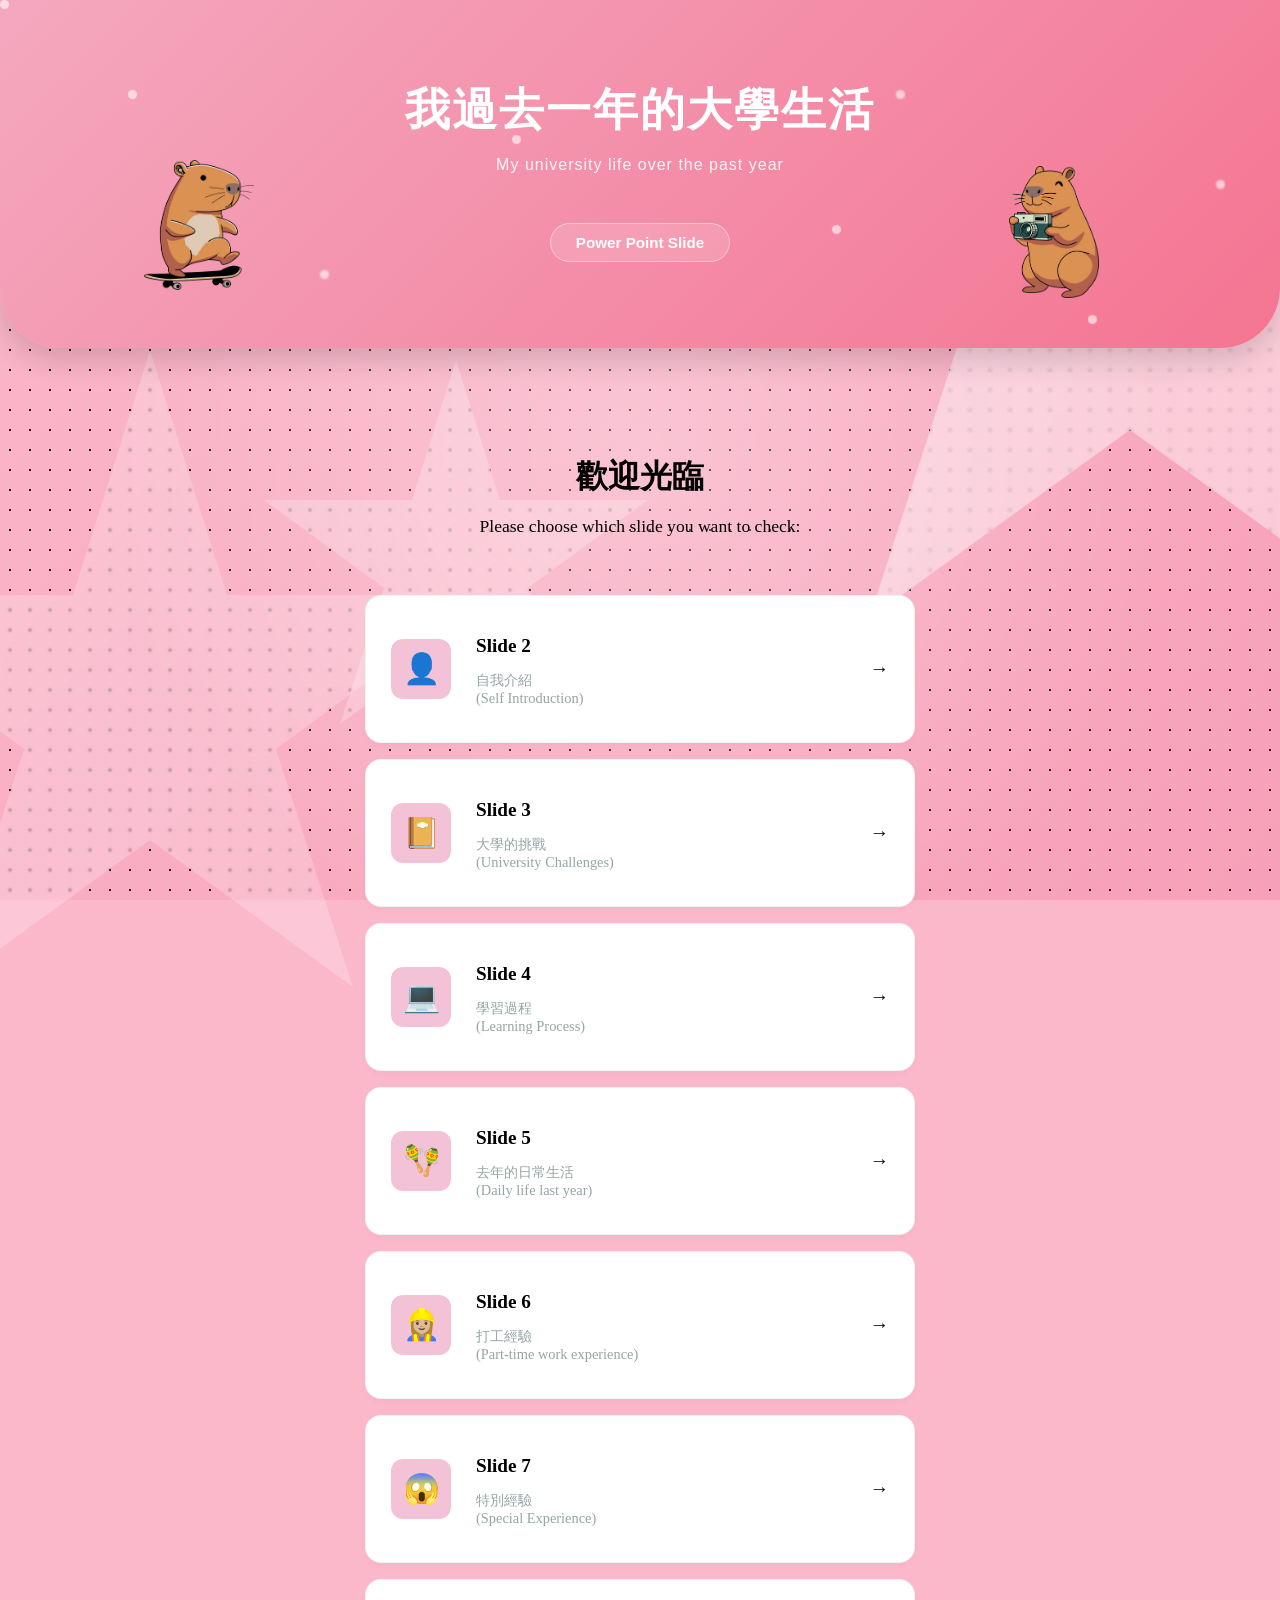
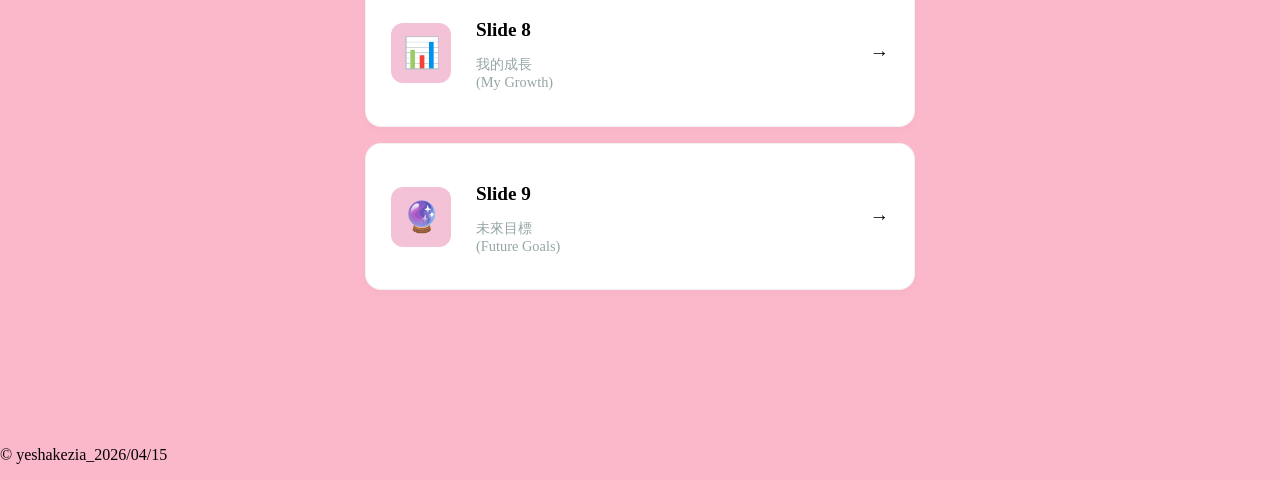
<file: index.html>
<!DOCTYPE html>
<html lang="id">
<head>
    <meta charset="UTF-8">
    <meta name="viewport" content="width=device-width, initial-scale=1.0">
    <title>My University Life</title>
    <link rel="stylesheet" href="style.css">
<header>
    <div class="header-particles"></div> <div class="decor-star star-1"></div>
    <div class="decor-star star-1"></div>
    <div class="decor-star star-2"></div>
    <div class="decor-star star-3"></div>
    
    <div class="header-content">
        <div class="header-image img-left">
            <img src="capybara1.png" alt="Capybara1">
        </div>
        
        <div class="title-area">
            <h1>我過去一年的大學生活</h1>
            <p class="subtitle">My university life over the past year</p>
        </div>

        <div class="header-image img-right">
            <img src="capybara2.png" alt="Capybara2">
        </div>
        
        <nav class="top-nav">
            <ul>
                <li><a href="https://canva.link/gpht4rv7vas6cv5" class="pp-link">Power Point Slide</a></li>
            </ul>
        </nav>
    </div>
</header>

    <main>
        <section class="hero">
            <h2>歡迎光臨</h2>
            <p>Please choose which slide you want to check:</p>
        </section>

        <section class="menu-list">
            <a href="slide2.html" class="menu-item">
                <span class="menu-icon">👤</span>
                <div class="menu-text">
                    <h3>Slide 2</h3>
                    <p>自我介紹<br>(Self Introduction)</p>
                </div>
                <span class="arrow">→</span>
            </a>

            <a href="slide3.html" class="menu-item">
                <span class="menu-icon">📔</span>
                <div class="menu-text">
                    <h3>Slide 3</h3>
                    <p>大學的挑戰<br>(University Challenges)</p>
                </div>
                <span class="arrow">→</span>
            </a>

            <a href="slide4.html" class="menu-item">
                <span class="menu-icon">💻</span>
                <div class="menu-text">
                    <h3>Slide 4</h3>
                    <p>學習過程<br>(Learning Process)</p>
                </div>
                <span class="arrow">→</span>
            </a>

            <a href="slide5.html" class="menu-item">
                <span class="menu-icon">🪇</span>
                <div class="menu-text">
                    <h3>Slide 5</h3>
                    <p>去年的日常生活<br>(Daily life last year)</p>
                </div>
                <span class="arrow">→</span>
            </a>
            <a href="slide6.html" class="menu-item">
                <span class="menu-icon">👷🏼‍♀️</span>
                <div class="menu-text">
                    <h3>Slide 6</h3>
                    <p>打工經驗<br>(Part-time work experience)</p>
                </div>
                <span class="arrow">→</span>
            </a>
            <a href="slide7.html" class="menu-item">
                <span class="menu-icon">😱</span>
                <div class="menu-text">
                    <h3>Slide 7</h3>
                    <p>特別經驗<br>(Special Experience)</p>
                </div>
                <span class="arrow">→</span>
            </a>
            <a href="slide8.html" class="menu-item">
                <span class="menu-icon">📊</span>
                <div class="menu-text">
                    <h3>Slide 8</h3>
                    <p>我的成長<br>(My Growth)</p>
                </div>
                <span class="arrow">→</span>
            </a>
             <a href="slide9.html" class="menu-item">
                <span class="menu-icon">🔮</span>
                <div class="menu-text">
                    <h3>Slide 9</h3>
                    <p>未來目標<br>(Future Goals)</p>
                </div>
                <span class="arrow">→</span>
            </a>
        </section>
    </main>

    <footer>
        <p>&copy; yeshakezia_2026/04/15</p>
    </footer>
</body>
<div class="bg-glow"></div>
</html>
</file>
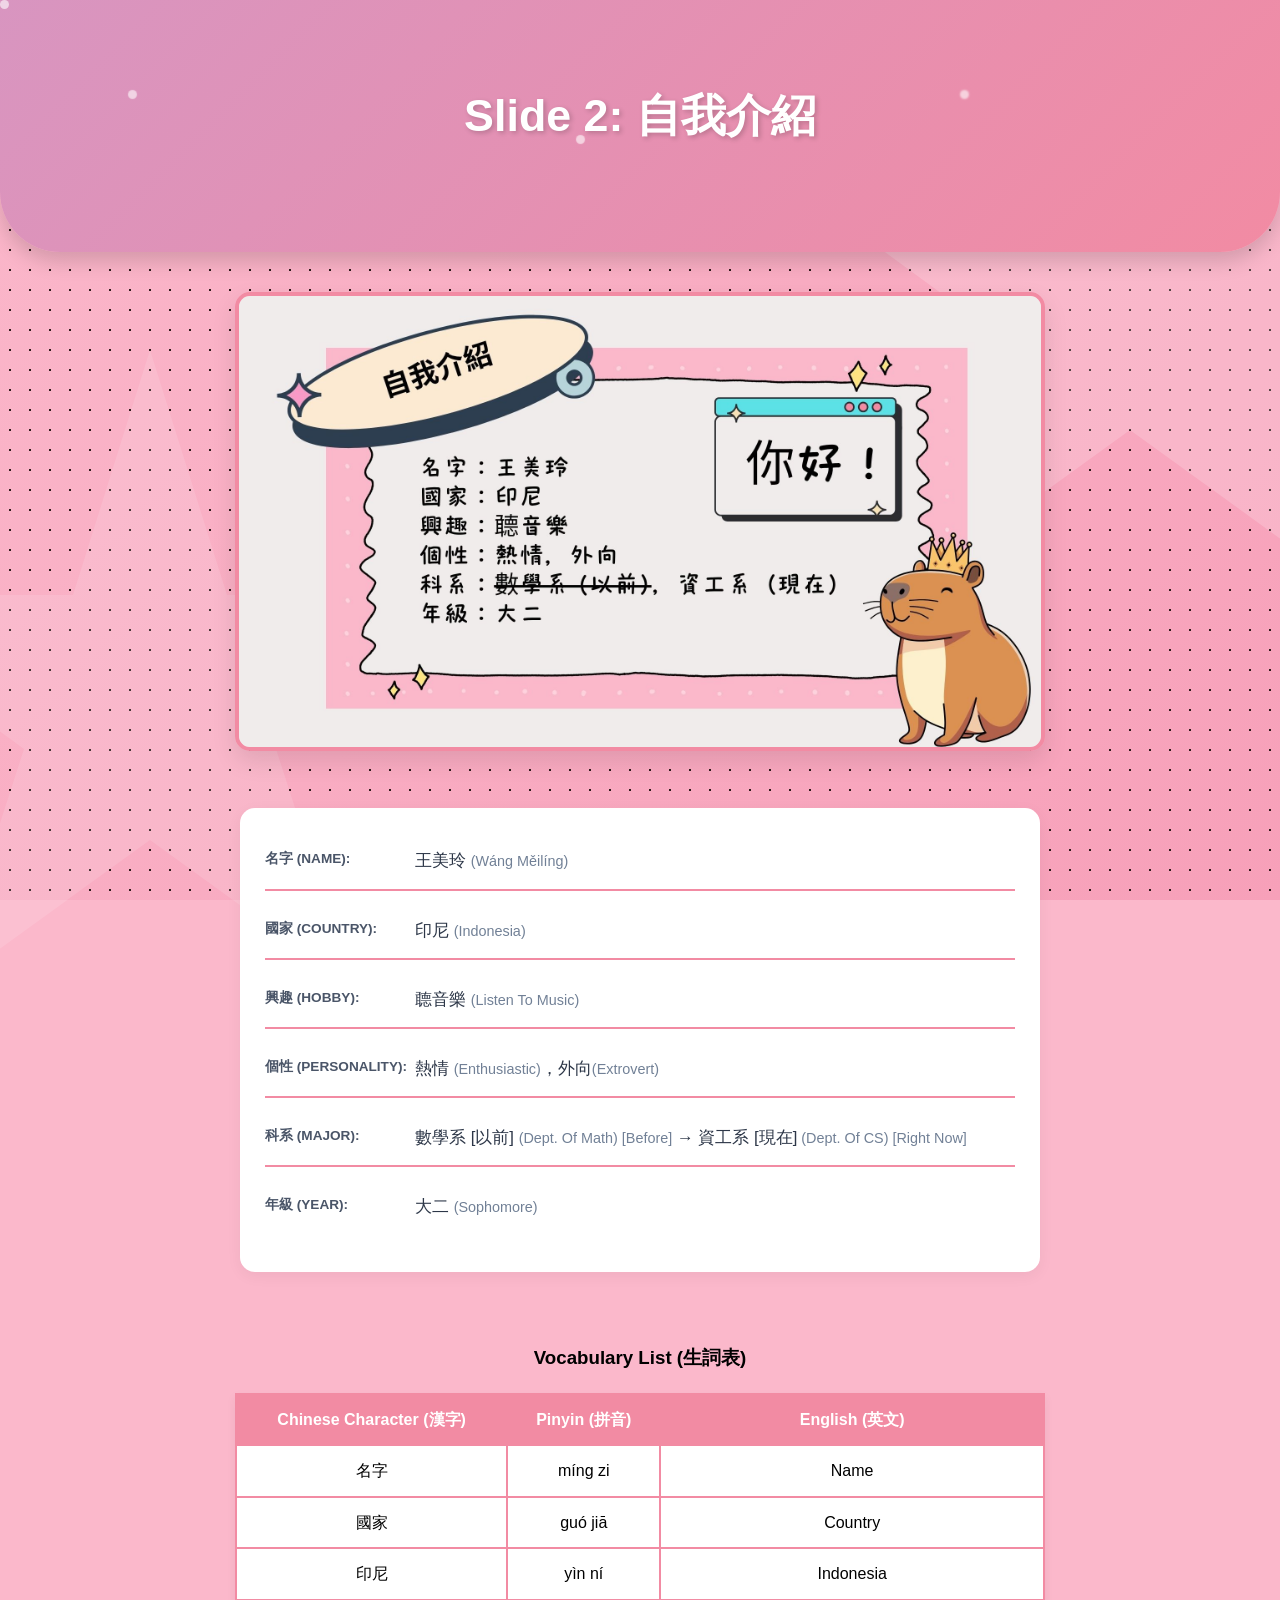
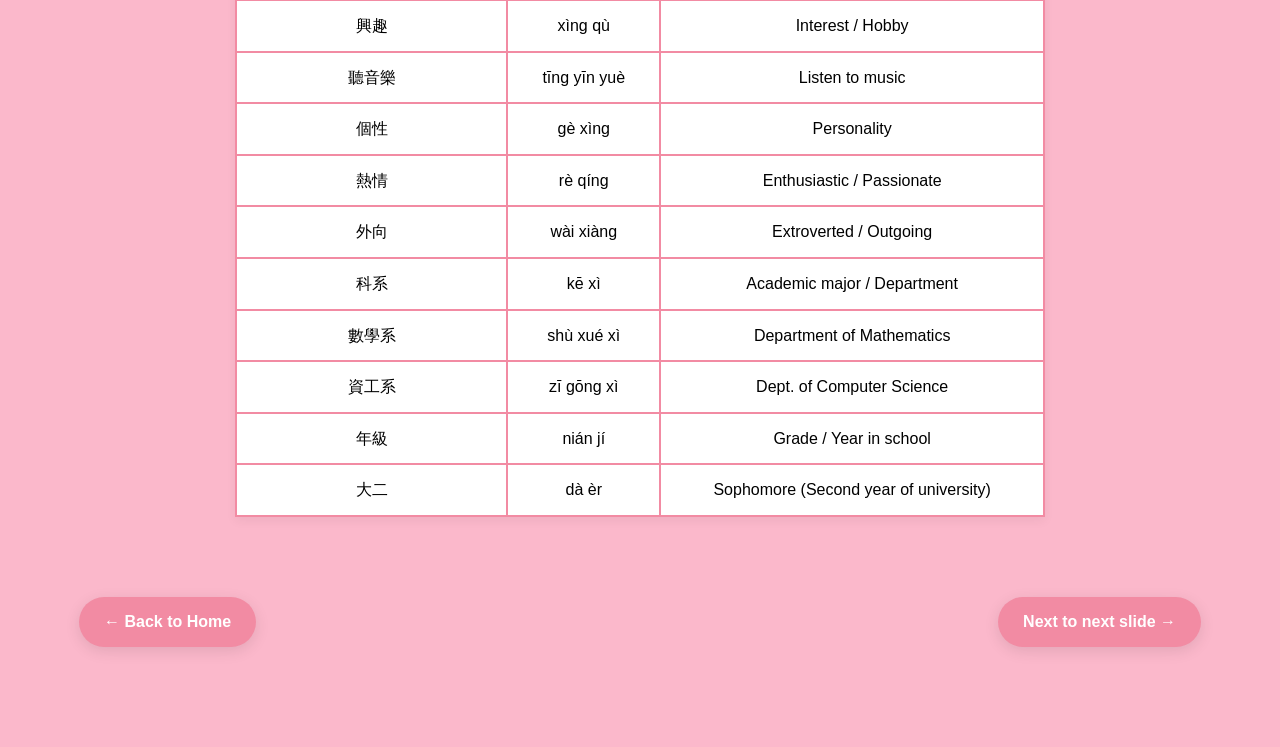
<file: slide2.html>
<!DOCTYPE html>
<html lang="id">
<head>
    <meta charset="UTF-8">
    <meta name="viewport" content="width=device-width, initial-scale=1.0">
    <title>Slide 2 Presentation</title>
    <link rel="stylesheet" href="slide2.css">
</head>
<body>

    <div class="decor-star star-1"></div>
    <div class="decor-star star-2"></div>
    <div class="decor-star star-3"></div>

    <header>
        <div class="header-particles"></div>
        
        <div class="header-content">
        <h1>Slide 2: 自我介紹</h1>
    </header>

    <main class="profile-container">
        <section class="photo-section">
            <img src="Slide 2.jpg" alt="Foto Profil" class="profile-img">
        </section>

        <section class="text-section">
    <div class="profile-card-info">
        <div class="info-item">
            <span class="label">名字 (Name):</span>
            <span class="value">王美玲 <small>(Wáng Měilíng)</small></span>
        </div>
        <div class="info-item">
            <span class="label">國家 (Country):</span>
            <span class="value">印尼 <small>(Indonesia)</small></span>
        </div>
        <div class="info-item">
            <span class="label">興趣 (Hobby):</span>
            <span class="value">聼音樂 <small>(Listen To Music)</small></span>
        </div>
        <div class="info-item">
            <span class="label">個性 (Personality):</span>
            <span class="value">熱情 <small>(Enthusiastic)</small>，外向<small>(Extrovert)</small></span>
        </div>
        <div class="info-item">
            <span class="label">科系 (Major):</span>
            <span class="value">數學系 [以前] <small>(Dept. Of Math) [Before]</small> → 資工系 [現在]<small> (Dept. Of CS) [Right Now]</small></span>
        </div>
        <div class="info-item">
            <span class="label">年級 (Year):</span>
            <span class="value">大二 <small>(Sophomore)</small></span>
        </div>
    </div>
</section>
<br>
<br>
        <section class="table-section">
            <h3>Vocabulary List (生詞表)</h3>
            <table class="vocab-table">
                <thead>
                    <tr>
                        <th>Chinese Character (漢字)</th>
                        <th>Pinyin (拼音)</th>
                        <th>English (英文)</th>
                    </tr>
                </thead>
                <tbody>
                    <tr>
                        <td>名字</td>
                        <td>míng zi</td>
                        <td>Name</td>
                    </tr>
                    <tr>
                        <td>國家</td>
                        <td>guó jiā</td>
                        <td>Country</td>
                    </tr>
                    <tr>
                        <td>印尼</td>
                        <td>yìn ní</td>
                        <td>Indonesia</td>
                    </tr>
                    <tr>
                        <td>興趣</td>
                        <td>xìng qù</td>
                        <td>Interest / Hobby</td>
                    </tr>
                    <tr>
                        <td>聽音樂</td>
                        <td>tīng yīn yuè</td>
                        <td>Listen to music</td>
                    </tr>
                    <tr>
                        <td>個性</td>
                        <td>gè xìng</td>
                        <td>Personality</td>
                    </tr>
                    <tr>
                        <td>熱情</td>
                        <td>rè qíng</td>
                        <td>Enthusiastic / Passionate</td>
                    </tr>
                    <tr>
                        <td>外向</td>
                        <td>wài xiàng</td>
                        <td>Extroverted / Outgoing</td>
                    </tr>
                    <tr>
                        <td>科系</td>
                        <td>kē xì</td>
                        <td>Academic major / Department</td>
                    </tr>
                    <tr>
                        <td>數學系</td>
                        <td>shù xué xì</td>
                        <td>Department of Mathematics</td>
                    </tr>
                    <tr>
                        <td>資工系</td>
                        <td>zī gōng xì</td>
                        <td>Dept. of Computer Science</td>
                    </tr>
                    <tr>
                        <td>年級</td>
                        <td>nián jí</td>
                        <td>Grade / Year in school</td>
                    </tr>
                    <tr>
                        <td>大二</td>
                        <td>dà èr</td>
                        <td>Sophomore (Second year of university)</td>
                    </tr>
                </tbody>
            </table>
        </section>
    </main>

    <nav class="back-nav">
        <ul>
            <li><a href="index.html">← Back to Home</a></li>
            <li><a href="slide3.html" class="btn-next">Next to next slide →</a></li>
        </ul>
    </nav>

</body>
</html>
</file>
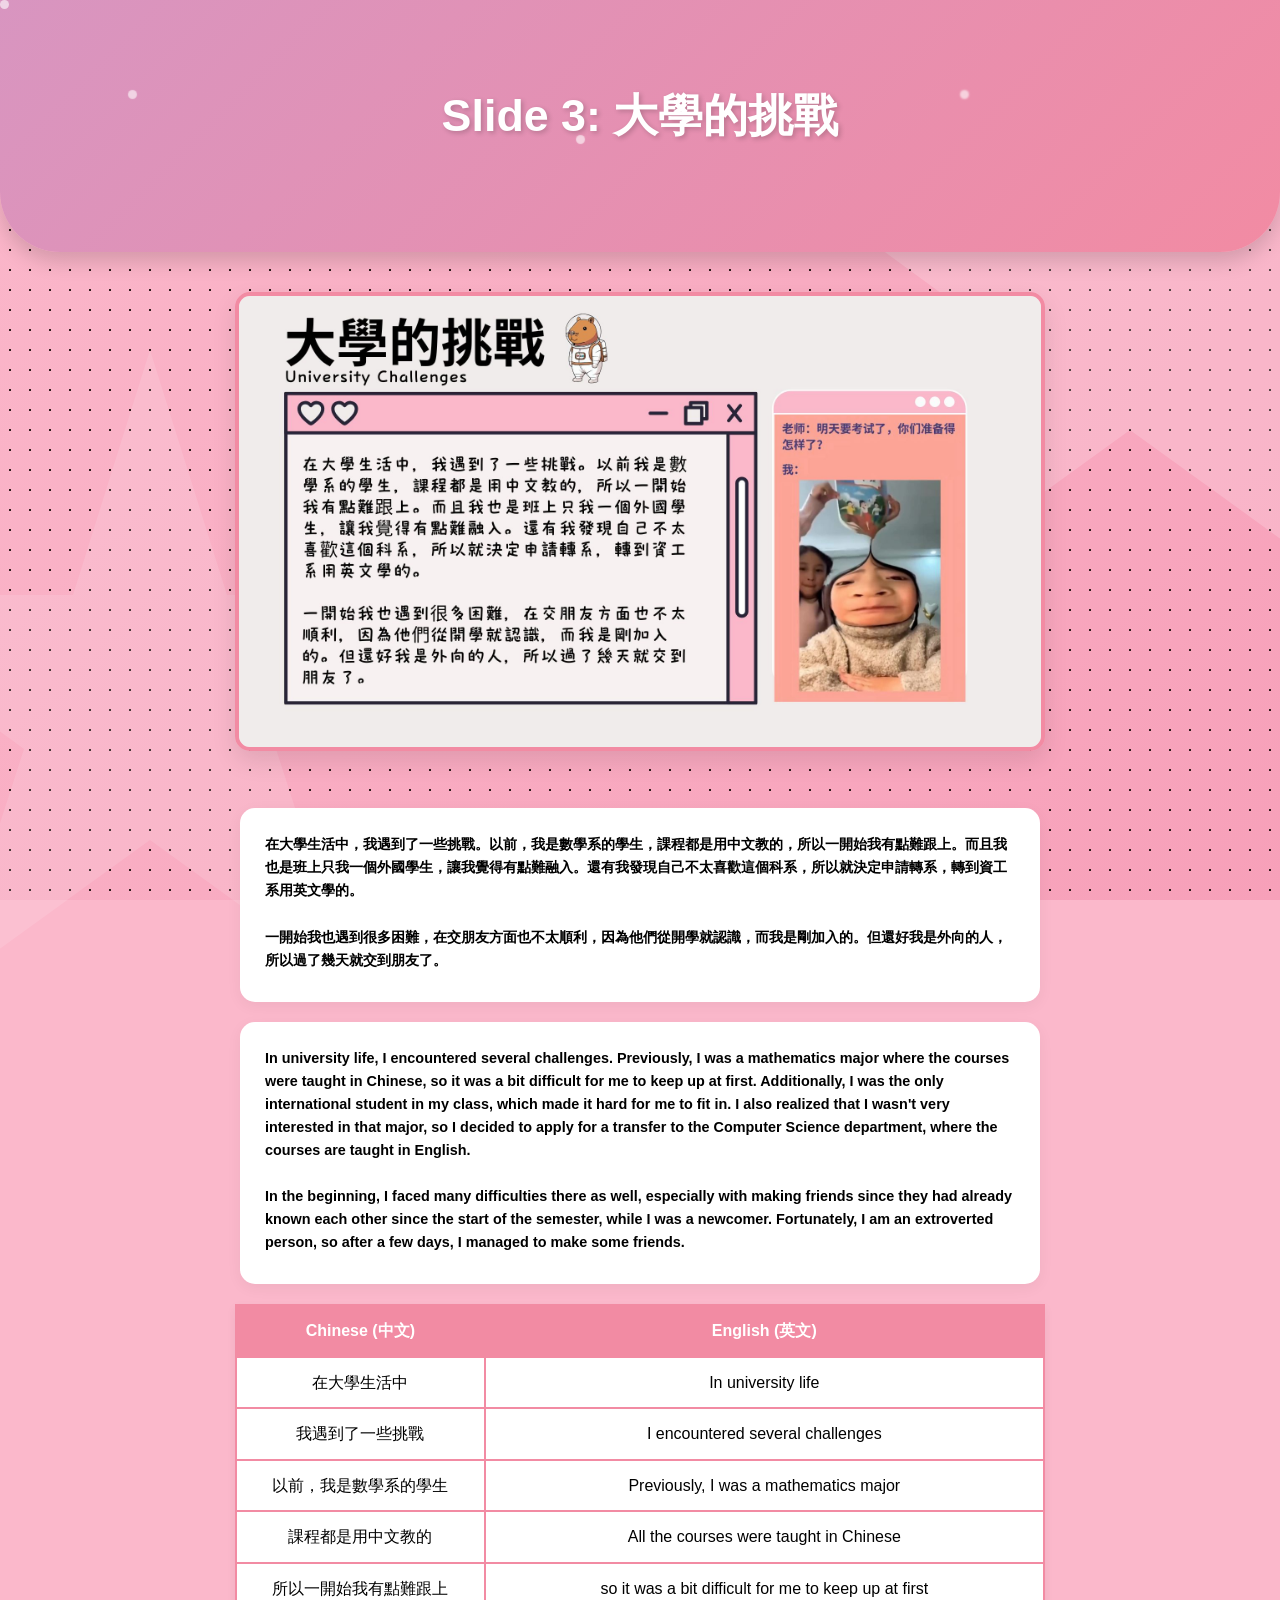
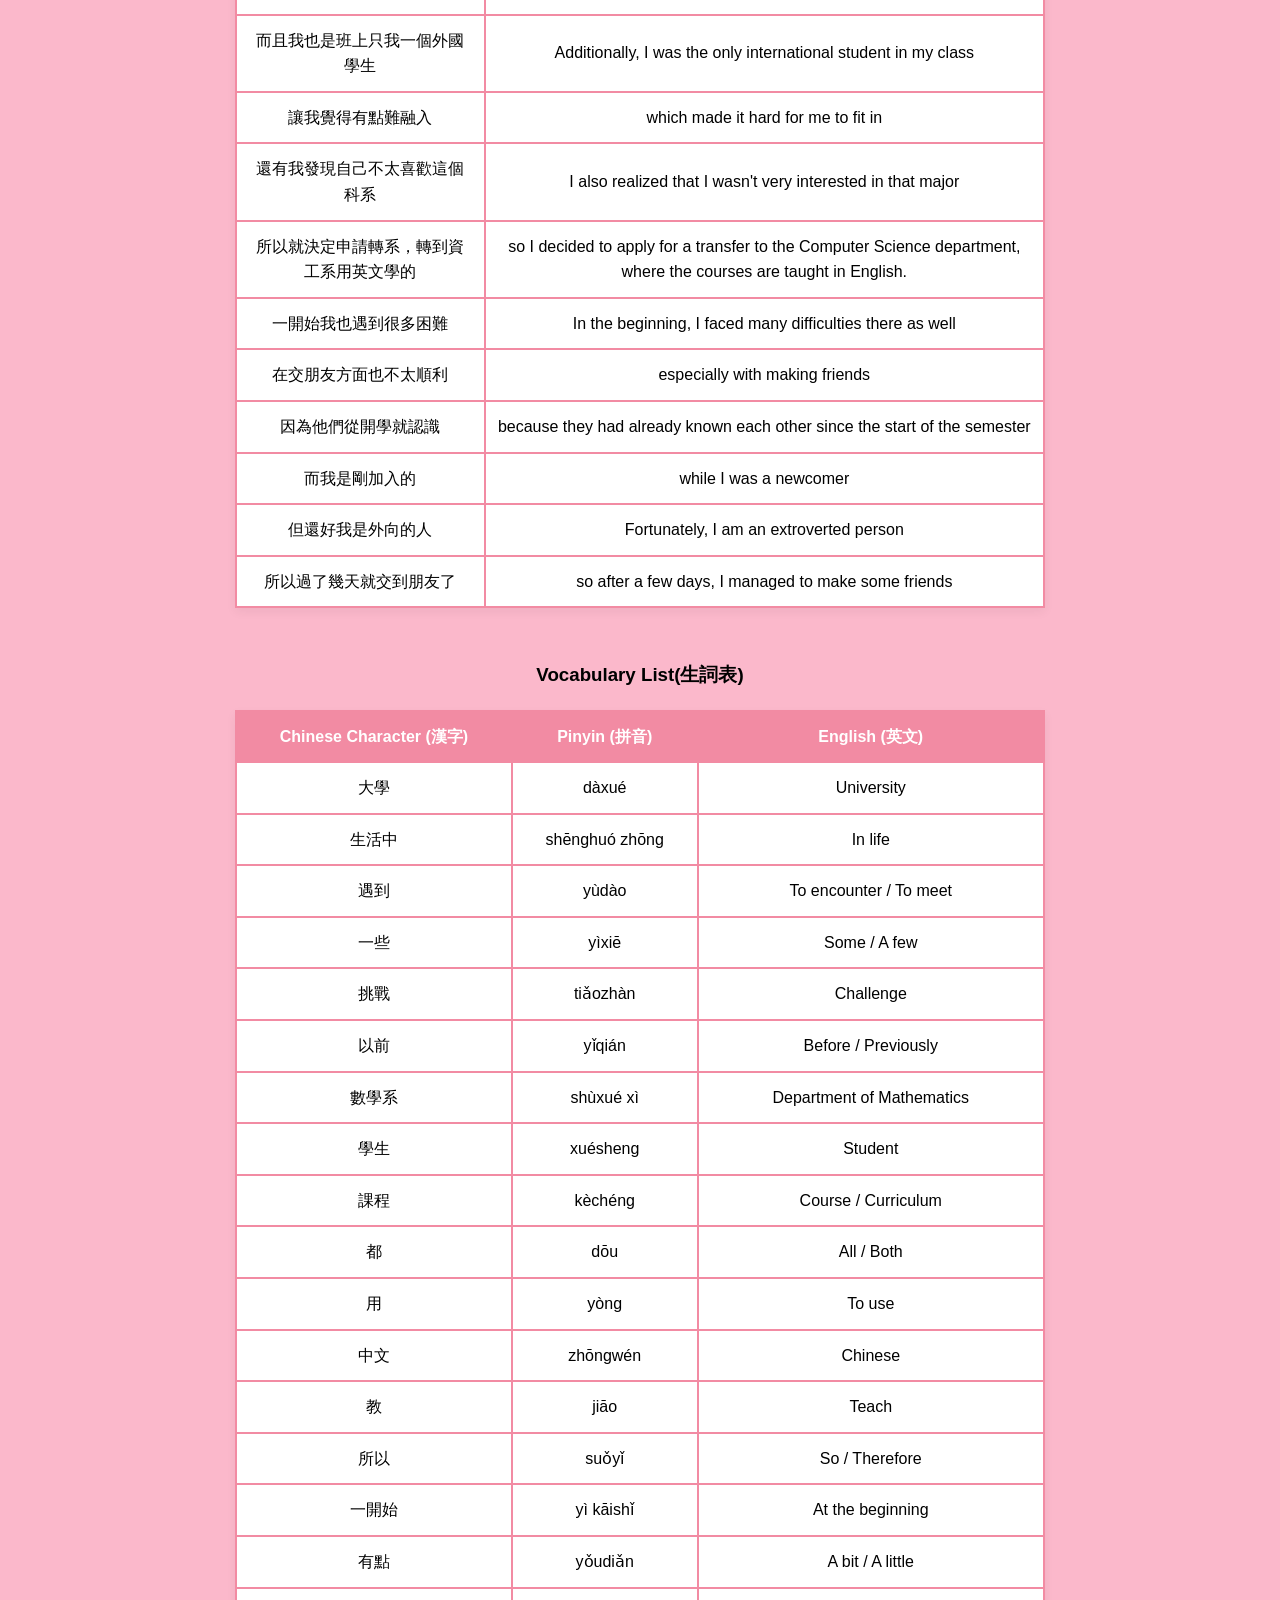
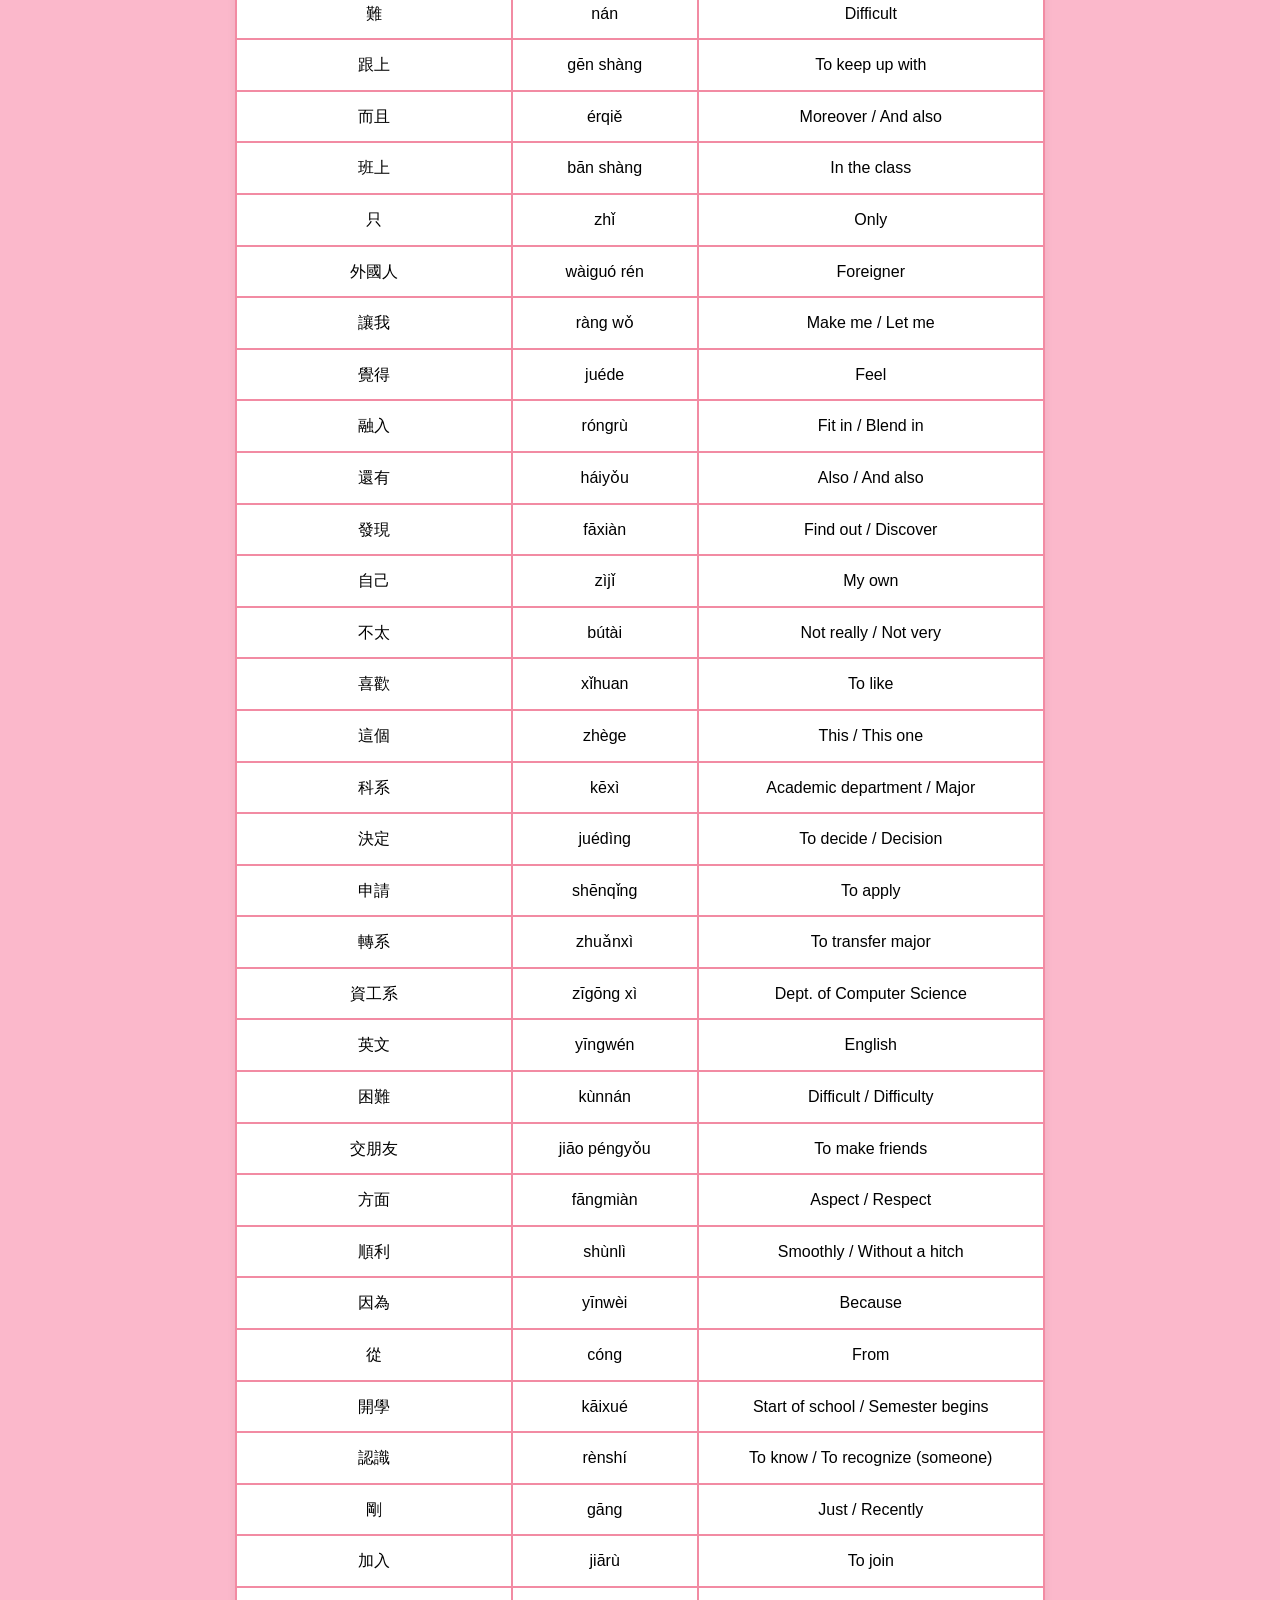
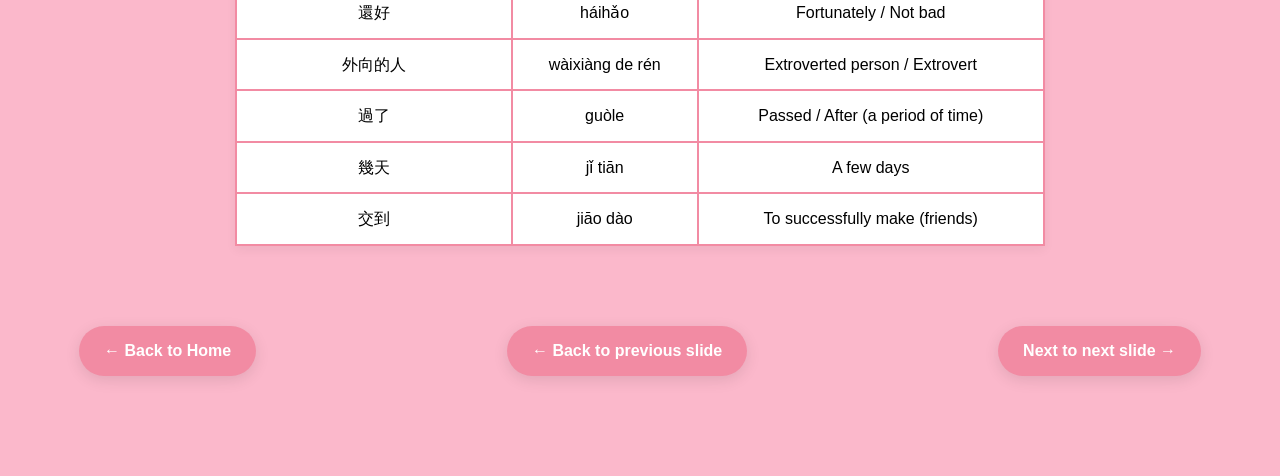
<file: slide3.html>
<!DOCTYPE html>
<html lang="id">
<head>
    <meta charset="UTF-8">
    <meta name="viewport" content="width=device-width, initial-scale=1.0">
    <title>Slide 3 Presentation</title>
    <link rel="stylesheet" href="slide3.css">
</head>
<body>
<div class="decor-star star-1"></div>
    <div class="decor-star star-2"></div>
    <div class="decor-star star-3"></div>

    <header>
        <div class="header-particles"></div>
        
        <div class="header-content">
        <h1>Slide 3: 大學的挑戰</h1>
    </header>

    <main class="profile-container">
        <section class="photo-section">
            <img src="Slide3.jpg" alt="Foto Profil" class="profile-img">
        </section>

        <section class="text-section">
            <h2 class="mandarin-text">在大學生活中，我遇到了一些挑戰。以前，我是數學系的學生，課程都是用中文教的，所以一開始我有點難跟上。而且我也是班上只我一個外國學生，讓我覺得有點難融入。還有我發現自己不太喜歡這個科系，所以就決定申請轉系，轉到資工系用英文學的。
                <br><br>
一開始我也遇到很多困難，在交朋友方面也不太順利，因為他們從開學就認識，而我是剛加入的。但還好我是外向的人，所以過了幾天就交到朋友了。</h2>
        </section>

        <section class="text-section"><h2 class="english-text">In university life, I encountered several challenges. Previously, I was a mathematics major where the courses were taught in Chinese, so it was a bit difficult for me to keep up at first. Additionally, I was the only international student in my class, which made it hard for me to fit in. I also realized that I wasn't very interested in that major, so I decided to apply for a transfer to the Computer Science department, where the courses are taught in English. 
           <br> <br>
            In the beginning, I faced many difficulties there as well, especially with making friends since they had already known each other since the start of the semester, while I was a newcomer. Fortunately, I am an extroverted person, so after a few days, I managed to make some friends.

        </h2></section>
            
        <section class="tabel-section">
            <table class="Sentence-table">
                <thead>
                    <tr>
                        <th>Chinese (中文)</th>
                        <th>English (英文)</th> </tr>
                </thead>
                <tbody>
                    <tr>
                        <td>在大學生活中</td>
                        <td>In university life</td>                    
                    </tr>
                    <tr>
                        <td>我遇到了一些挑戰</td>
                        <td>I encountered several challenges</td>                    
                    </tr>
                    <tr>
                        <td>以前，我是數學系的學生</td>
                        <td>Previously, I was a mathematics major</td>                    
                    </tr>
                    <tr>
                        <td>課程都是用中文教的</td>
                        <td>All the courses were taught in Chinese</td>                    
                    </tr>
                    <tr>
                        <td>所以一開始我有點難跟上</td>
                        <td>so it was a bit difficult for me to keep up at first</td>                    
                    </tr>
                    <tr>
                        <td>而且我也是班上只我一個外國學生</td>
                        <td>Additionally, I was the only international student in my class</td>                    
                    </tr>
                    <tr>
                        <td>讓我覺得有點難融入</td>
                        <td>which made it hard for me to fit in</td>                    
                    </tr>
                    <tr>
                        <td>還有我發現自己不太喜歡這個科系</td>
                        <td>I also realized that I wasn't very interested in that major</td>                    
                    </tr>
                    <tr>
                        <td>所以就決定申請轉系，轉到資工系用英文學的</td>
                        <td>so I decided to apply for a transfer to the Computer Science department, where the courses are taught in English.</td>                    
                    </tr>
                    <tr>
                        <td>一開始我也遇到很多困難</td>
                        <td>In the beginning, I faced many difficulties there as well</td>                    
                    </tr>
                    <tr>
                        <td>在交朋友方面也不太順利</td>
                        <td>especially with making friends</td>                    
                    </tr>
                    <tr>
                        <td>因為他們從開學就認識</td>
                        <td>because they had already known each other since the start of the semester</td>                    
                    </tr>
                    <tr>
                        <td>而我是剛加入的</td>
                        <td>while I was a newcomer</td>                    
                    </tr>
                    <tr>
                        <td>但還好我是外向的人</td>
                        <td>Fortunately, I am an extroverted person</td>                    
                    </tr>
                    <tr>
                        <td>所以過了幾天就交到朋友了</td>
                        <td>so after a few days, I managed to make some friends</td>                    
                    </tr>
                </tbody>
            </table> 
        </section>

        <br><br>

        <section class="table-section">
            <h3>Vocabulary List(生詞表)</h3>
            <table class="vocab-table">
                <thead>
                    <tr>
                        <th>Chinese Character (漢字)</th>
                        <th>Pinyin (拼音)</th>
                        <th>English (英文)</th>
                    </tr>
                </thead>
                <tbody>
                    <tr>
                        <td>大學</td>
                        <td>dàxué</td>
                        <td>University</td>
                    </tr>
                    <tr>
                        <td>生活中</td>
                        <td>shēnghuó zhōng</td>
                        <td>In life</td>
                    </tr>
                    <tr>
                        <td>遇到</td>
                        <td>yùdào</td>
                        <td>To encounter / To meet</td>
                    </tr>
                    <tr>
                        <td>一些</td>
                        <td>yìxiē</td>
                        <td>Some / A few</td>
                    </tr>
                    <tr>
                        <td>挑戰</td>
                        <td>tiǎozhàn</td>
                        <td>Challenge</td>
                    </tr>
                    <tr>
                        <td>以前</td>
                        <td>yǐqián</td>
                        <td>Before / Previously</td>
                    </tr>
                    <tr>
                        <td>數學系</td>
                        <td>shùxué xì</td>
                        <td>Department of Mathematics</td>
                    </tr>
                    <tr>
                        <td>學生</td>
                        <td>xuésheng</td>
                        <td>Student</td>
                    </tr>
                    <tr>
                        <td>課程</td>
                        <td>kèchéng</td>
                        <td>Course / Curriculum</td>
                    </tr>
                    <tr>
                        <td>都</td>
                        <td>dōu</td>
                        <td>All / Both</td>
                    </tr>
                    <tr>
                        <td>用</td>
                        <td>yòng</td>
                        <td>To use</td>
                    </tr>
                    <tr>
                        <td>中文</td>
                        <td>zhōngwén</td>
                        <td>Chinese</td>
                    </tr>
                    <tr>
                        <td>教</td>
                        <td>jiāo</td>
                        <td>Teach</td>
                    </tr>
                    <tr>
                        <td>所以</td>
                        <td>suǒyǐ</td>
                        <td>So / Therefore</td>
                    </tr>
                    <tr>
                        <td>一開始</td>
                        <td>yì kāishǐ</td>
                        <td>At the beginning</td>
                    </tr>
                    <tr>
                        <td>有點</td>
                        <td>yǒudiǎn</td>
                        <td>A bit / A little</td>
                    </tr>
                    <tr>
                        <td>難</td>
                        <td>nán</td>
                        <td>Difficult</td>
                    </tr>
                    <tr>
                        <td>跟上</td>
                        <td>gēn shàng</td>
                        <td>To keep up with</td>
                    </tr>
                    <tr>
                        <td>而且</td>
                        <td>érqiě</td>
                        <td>Moreover / And also</td>
                    </tr>
                    <tr>
                        <td>班上</td>
                        <td>bān shàng</td>
                        <td>In the class</td>
                    </tr>
                    <tr>
                        <td>只</td>
                        <td>zhǐ</td>
                        <td>Only</td>
                    </tr>
                    <tr>
                        <td>外國人</td>
                        <td>wàiguó rén</td>
                        <td>Foreigner</td>
                    </tr>
                    <tr>
                        <td>讓我</td>
                        <td>ràng wǒ</td>
                        <td>Make me / Let me</td>
                    </tr>
                    <tr>
                        <td>覺得</td>
                        <td>juéde</td>
                        <td>Feel</td>
                    </tr>
                    <tr>
                        <td>融入</td>
                        <td>róngrù</td>
                        <td>Fit in / Blend in</td>
                    </tr>
                    <tr>
                        <td>還有</td>
                        <td>háiyǒu</td>
                        <td>Also / And also</td>
                    </tr>
                    <tr>
                        <td>發現</td>
                        <td>fāxiàn</td>
                        <td>Find out / Discover</td>
                    </tr>
                    <tr>
                        <td>自己</td>
                        <td>zìjǐ</td>
                        <td>My own</td>
                    </tr>
                    <tr>
                        <td>不太</td>
                        <td>bútài</td>
                        <td>Not really / Not very</td>
                    </tr>
                    <tr>
                        <td>喜歡</td>
                        <td>xǐhuan</td>
                        <td>To like</td>
                    </tr>
                    <tr>
                        <td>這個</td>
                        <td>zhège</td>
                        <td>This / This one</td>
                    </tr>
                    <tr>
                        <td>科系</td>
                        <td>kēxì</td>
                        <td>Academic department / Major</td>
                    </tr>
                    <tr>
                        <td>決定</td>
                        <td>juédìng</td>
                        <td>To decide / Decision</td>
                    </tr>
                    <tr>
                        <td>申請</td>
                        <td>shēnqǐng</td>
                        <td>To apply</td>
                    </tr>
                    <tr>
                        <td>轉系</td>
                        <td>zhuǎnxì</td>
                        <td>To transfer major</td>
                    </tr>
                    <tr>
                        <td>資工系</td>
                        <td>zīgōng xì</td>
                        <td>Dept. of Computer Science</td>
                    </tr>
                    <tr>
                        <td>英文</td>
                        <td>yīngwén</td>
                        <td>English</td>
                    </tr>
                    <tr>
                        <td>困難</td>
                        <td>kùnnán</td>
                        <td>Difficult / Difficulty</td>
                    </tr>
                    <tr>
                        <td>交朋友</td>
                        <td>jiāo péngyǒu</td>
                        <td>To make friends</td>
                    </tr>
                    <tr>
                        <td>方面</td>
                        <td>fāngmiàn</td>
                        <td>Aspect / Respect</td>
                    </tr>
                    <tr>
                        <td>順利</td>
                        <td>shùnlì</td>
                        <td>Smoothly / Without a hitch</td>
                    </tr>
                    <tr>
                        <td>因為</td>
                        <td>yīnwèi</td>
                        <td>Because</td>
                    </tr>
                    <tr>
                        <td>從</td>
                        <td>cóng</td>
                        <td>From</td>
                    </tr>
                    <tr>
                        <td>開學</td>
                        <td>kāixué</td>
                        <td>Start of school / Semester begins</td>
                    </tr>
                    <tr>
                        <td>認識</td>
                        <td>rènshí</td>
                        <td>To know / To recognize (someone)</td>
                    </tr>
                    <tr>
                        <td>剛</td>
                        <td>gāng</td>
                        <td>Just / Recently</td>
                    </tr>
                    <tr>
                        <td>加入</td>
                        <td>jiārù</td>
                        <td>To join</td>
                    </tr>
                    <tr>
                        <td>還好</td>
                        <td>háihǎo</td>
                        <td>Fortunately / Not bad</td>
                    </tr>
                    <tr>
                        <td>外向的人</td>
                        <td>wàixiàng de rén</td>
                        <td>Extroverted person / Extrovert</td>
                    </tr>
                    <tr>
                        <td>過了</td>
                        <td>guòle</td>
                        <td>Passed / After (a period of time)</td>
                    </tr>
                    <tr>
                        <td>幾天</td>
                        <td>jǐ tiān</td>
                        <td>A few days</td>
                    </tr>
                    <tr>
                        <td>交到</td>
                        <td>jiāo dào</td>
                        <td>To successfully make (friends)</td>
                    </tr>
                </tbody>
            </table>
        </section>
    </main>

        <nav class="back-nav">
        <ul>
            <li><a href="index.html">← Back to Home</a></li>
            <li><a href="slide2.html" class="btn-next">← Back to previous slide</a></li>
            <li><a href="slide4.html" class="btn-next">Next to next slide →</a></li>
        </ul>
    </nav>


</body>
</html>
</file>
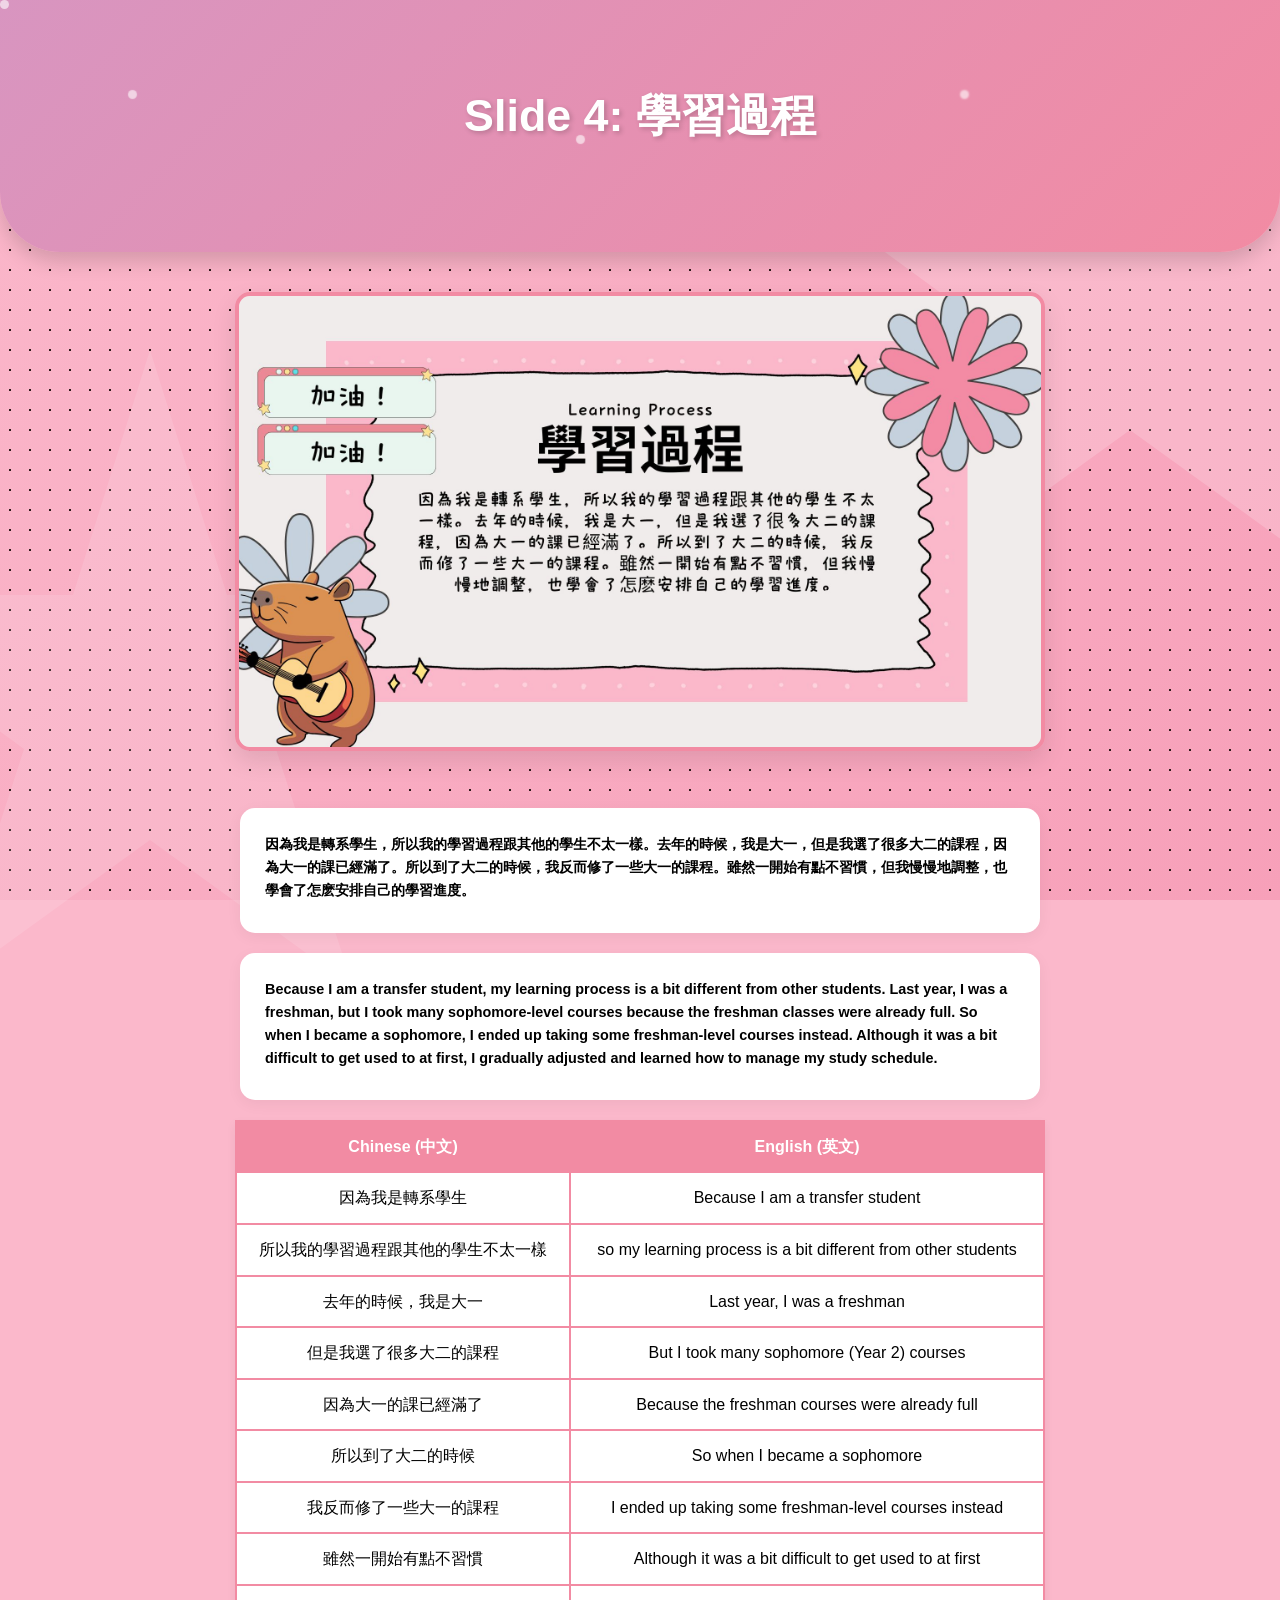
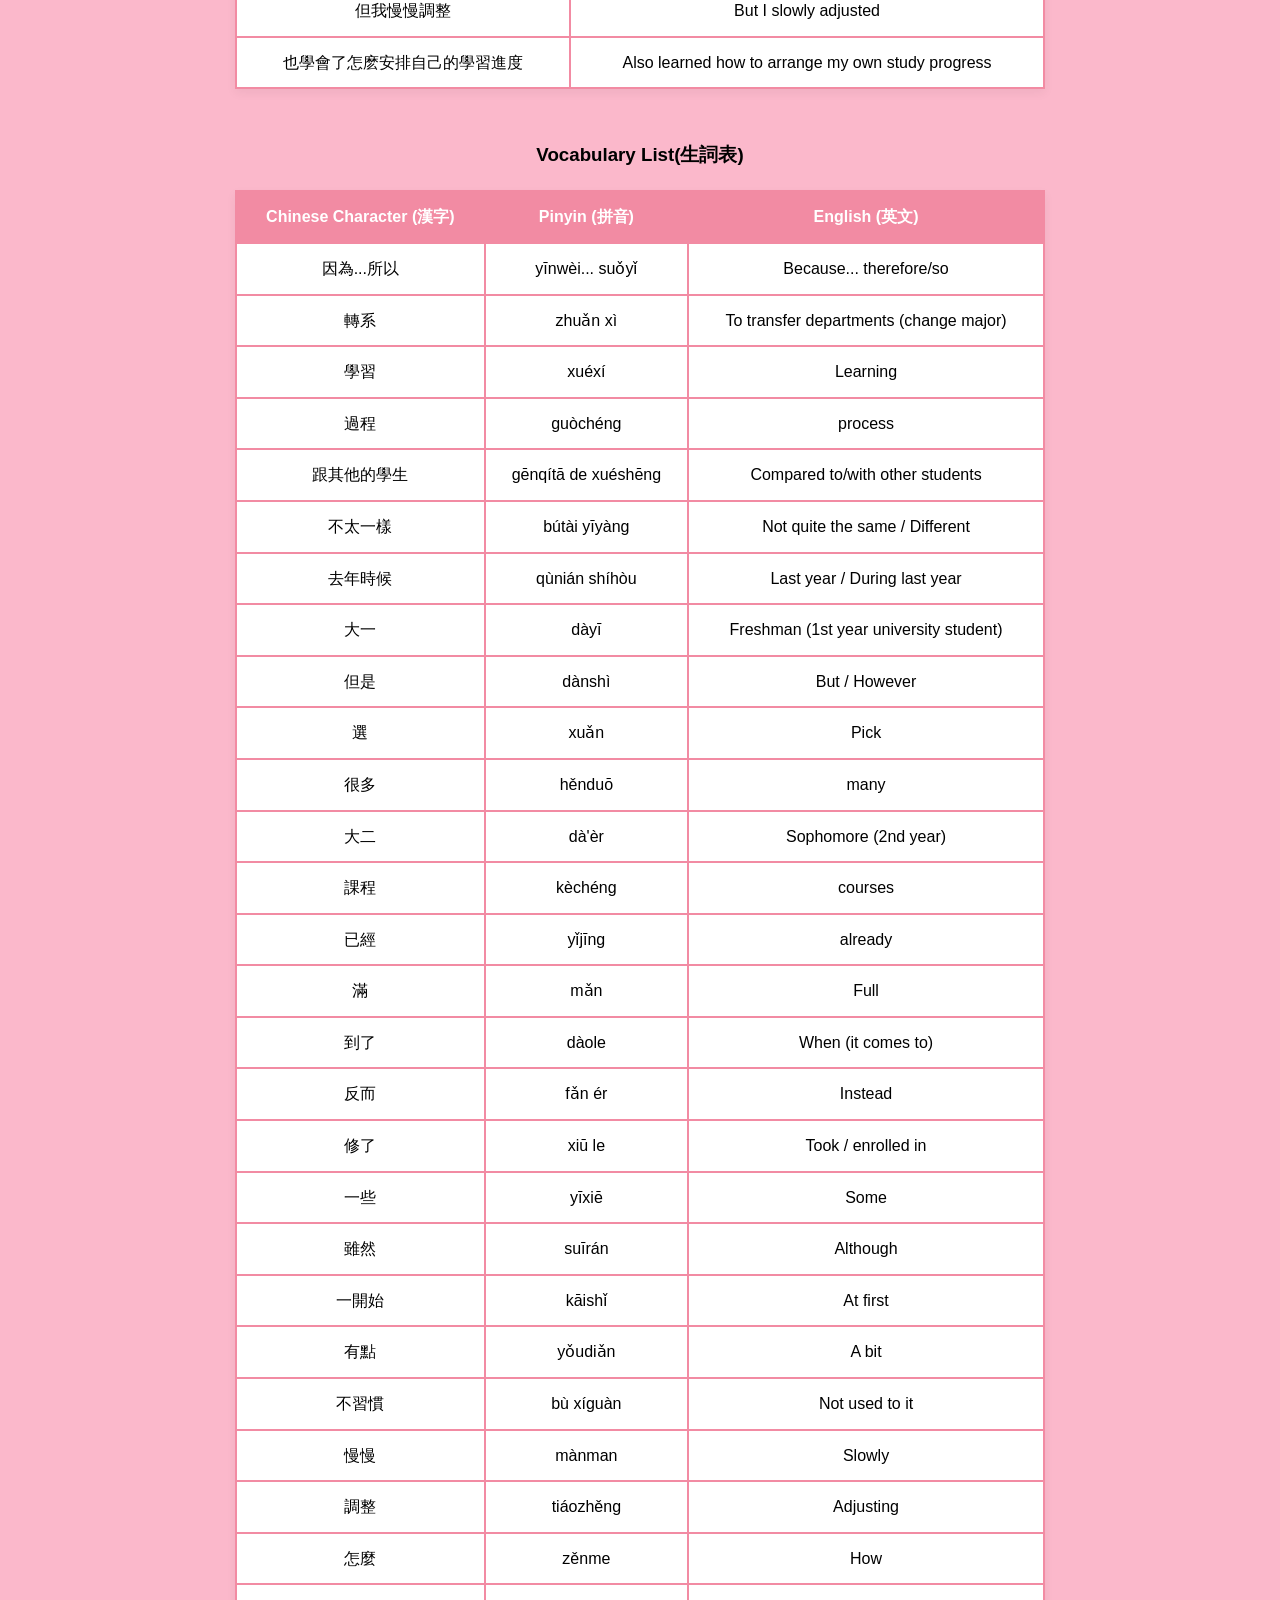
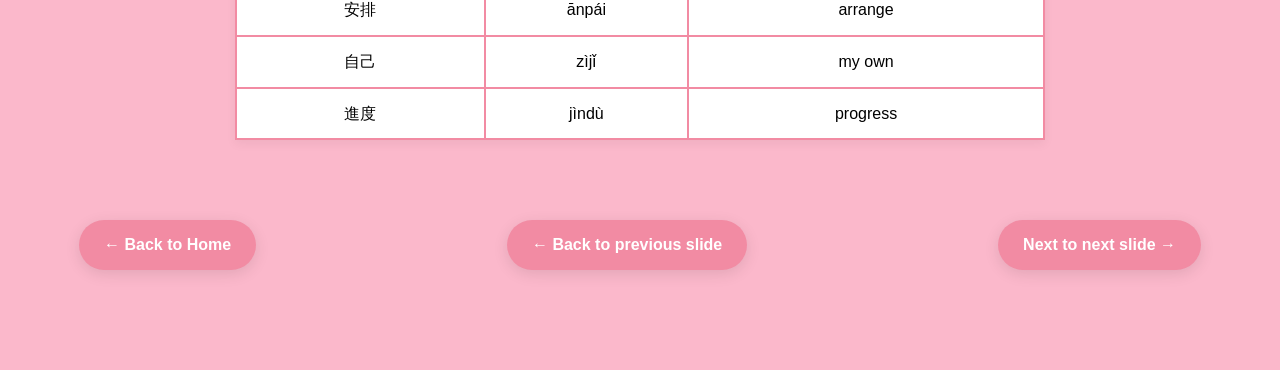
<file: slide4.html>
<!DOCTYPE html>
<html lang="id">
<head>
    <meta charset="UTF-8">
    <meta name="viewport" content="width=device-width, initial-scale=1.0">
    <title>Slide 4 Presentation</title>
    <link rel="stylesheet" href="slide4.css">
</head>
<body>
    <div class="decor-star star-1"></div>
    <div class="decor-star star-2"></div>
    <div class="decor-star star-3"></div>

    <header>
        <div class="header-particles"></div>
        
        <div class="header-content">
        <h1>Slide 4: 學習過程</h1>
    </header>

    <main class="profile-container">
        <section class="photo-section">
            <img src="Slide4.jpg" alt="Foto Profil" class="profile-img">
        </section>

        <section class="text-section">
            <h2 class="mandarin-text">因為我是轉系學生，所以我的學習過程跟其他的學生不太一樣。去年的時候，我是大一，但是我選了很多大二的課程，因為大一的課已經滿了。所以到了大二的時候，我反而修了一些大一的課程。雖然一開始有點不習慣，但我慢慢地調整，也學會了怎麽安排自己的學習進度。</h2>
        </section>

        <section class="text-section"><h2 class="english-text"> 
            Because I am a transfer student, my learning process is a bit different from other students. Last year, I was a freshman, but I took many sophomore-level courses because the freshman classes were already full. So when I became a sophomore, I ended up taking some freshman-level courses instead. Although it was a bit difficult to get used to at first, I gradually adjusted and learned how to manage my study schedule.

        </h2></section>
            
        <section class="tabel-section">
            <table class="Sentence-table">
                <thead>
                    <tr>
                        <th>Chinese (中文)</th>
                        <th>English (英文)</th> </tr>
                </thead>
                <tbody>
                    <tr>
                        <td>因為我是轉系學生</td>
                        <td>Because I am a transfer student</td>                    
                    </tr>
                    <tr>
                        <td>所以我的學習過程跟其他的學生不太一樣</td>
                        <td>so my learning process is a bit different from other students</td>                    
                    </tr>
                    <tr>
                        <td>去年的時候，我是大一</td>
                        <td>Last year, I was a freshman</td>                    
                    </tr>
                    <tr>
                        <td>但是我選了很多大二的課程</td>
                        <td>But I took many sophomore (Year 2) courses</td>                    
                    </tr>
                    <tr>
                        <td>因為大一的課已經滿了</td>
                        <td>Because the freshman courses were already full</td>                    
                    </tr>
                    <tr>
                        <td>所以到了大二的時候</td>
                        <td>So when I became a sophomore</td>                    
                    </tr>
		            <tr>
                        <td>我反而修了一些大一的課程</td>
                        <td>I ended up taking some freshman-level courses instead</td>                    
                    </tr>
                    <tr>
                        <td>雖然一開始有點不習慣</td>
                        <td>Although it was a bit difficult to get used to at first</td>                    
                    </tr>
                    <tr>
                        <td>但我慢慢調整</td>
                        <td>But I slowly adjusted</td>                    
                    </tr>
                    <tr>
                        <td>也學會了怎麽安排自己的學習進度</td>
                        <td>Also learned how to arrange my own study progress</td>                    
                    </tr>            </table> 
        </section>

        <br><br>

        <section class="table-section">
            <h3>Vocabulary List(生詞表)</h3>
            <table class="vocab-table">
                <thead>
                    <tr>
                        <th>Chinese Character (漢字)</th>
                        <th>Pinyin (拼音)</th>
                        <th>English (英文)</th>
                    </tr>
                </thead>
                <tbody>
                    <tr>
                        <td>因為...所以</td>
                        <td>yīnwèi... suǒyǐ</td>
                        <td>Because... therefore/so</td>
                    </tr>
                    <tr>
                        <td>轉系</td>
                        <td>zhuǎn xì</td>
                        <td>To transfer departments (change major)</td>
                    </tr>
                    <tr>
                        <td>學習</td>
                        <td>xuéxí</td>
                        <td>Learning</td>
                    </tr>
                    <tr>
                        <td>過程</td>
                        <td>guòchéng</td>
                        <td>process</td>
                    </tr>
                    <tr>
                        <td>跟其他的學生</td>
                        <td>gēnqítā de xuéshēng</td>
                        <td>Compared to/with other students</td>
                    </tr>
                    <tr>
                        <td>不太一樣</td>
                        <td>bútài yīyàng</td>
                        <td>Not quite the same / Different</td>
                    </tr>
                    <tr>
                        <td>去年時候</td>
                        <td>qùnián shíhòu</td>
                        <td>Last year / During last year</td>
                    </tr>
                    <tr>
                        <td>大一</td>
                        <td>dàyī</td>
                        <td>Freshman (1st year university student)</td>
                    </tr>
                    <tr>
                        <td>但是</td>
                        <td>dànshì</td>
                        <td>But / However</td>
                    </tr>
                    <tr>
                        <td>選</td>
                        <td>xuǎn</td>
                        <td>Pick</td>
                    </tr>
                    <tr>
                        <td>很多</td>
                        <td>hěnduō</td>
                        <td>many</td>
                    </tr>
                    <tr>
                        <td>大二</td>
                        <td>dà'èr</td>
                        <td>Sophomore (2nd year)</td>
                    </tr>
                    <tr>
                        <td>課程</td>
                        <td>kèchéng</td>
                        <td>courses</td>
                    </tr>
                    <tr>
                        <td>已經</td>
                        <td>yǐjīng</td>
                        <td>already</td>
                    </tr>
                    <tr>
                        <td>滿</td>
                        <td>mǎn</td>
                        <td>Full</td>
                    </tr>
                    <tr>
                        <td>到了</td>
                        <td>dàole</td>
                        <td>When (it comes to)</td>
                    </tr>
                     <tr>
                        <td>反而</td>
                        <td>fǎn ér</td>
                        <td>Instead</td>
                    </tr>
                      <tr>
                        <td>修了</td>
                        <td>xiū le</td>
                        <td>Took / enrolled in</td>
                    </tr>
                     <tr>
                        <td>一些</td>
                        <td>yīxiē</td>
                        <td>Some</td>
                    </tr>
                    <tr>
                        <td>雖然</td>
                        <td>suīrán</td>
                        <td>Although</td>
                    </tr>
                    <tr>
                        <td>一開始</td>
                        <td>kāishǐ</td>
                        <td>At first</td>
                    </tr>
                    <tr>
                        <td>有點</td>
                        <td>yǒudiǎn</td>
                        <td>A bit</td>
                    </tr>
                    <tr>
                        <td>不習慣</td>
                        <td>bù xíguàn</td>
                        <td>Not used to it</td>
                    </tr>
                    <tr>
                        <td>慢慢</td>
                        <td>mànman</td>
                        <td>Slowly</td>
                    </tr>
                    <tr>
                        <td>調整</td>
                        <td>tiáozhěng</td>
                        <td>Adjusting</td>
                    </tr>
                    <tr>
                        <td>怎麼</td>
                        <td>zěnme</td>
                        <td>How</td>
                    </tr>
                    <tr>
                        <td>安排</td>
                        <td>ānpái</td>
                        <td>arrange</td>
                    </tr>
                    <tr>
                        <td>自己</td>
                        <td>zìjǐ</td>
                        <td>my own</td>
                    </tr>
                    <tr>
                        <td>進度</td>
                        <td>jìndù</td>
                        <td>progress</td>
                    </tr>
                </tbody>
            </table>
        </section>
    </main>

        <nav class="back-nav">
        <ul>
            <li><a href="index.html">← Back to Home</a></li>
            <li><a href="slide3.html" class="btn-next">← Back to previous slide</a></li>
            <li><a href="slide5.html" class="btn-next">Next to next slide →</a></li>
        </ul>
    </nav>


</body>
</html>
</file>
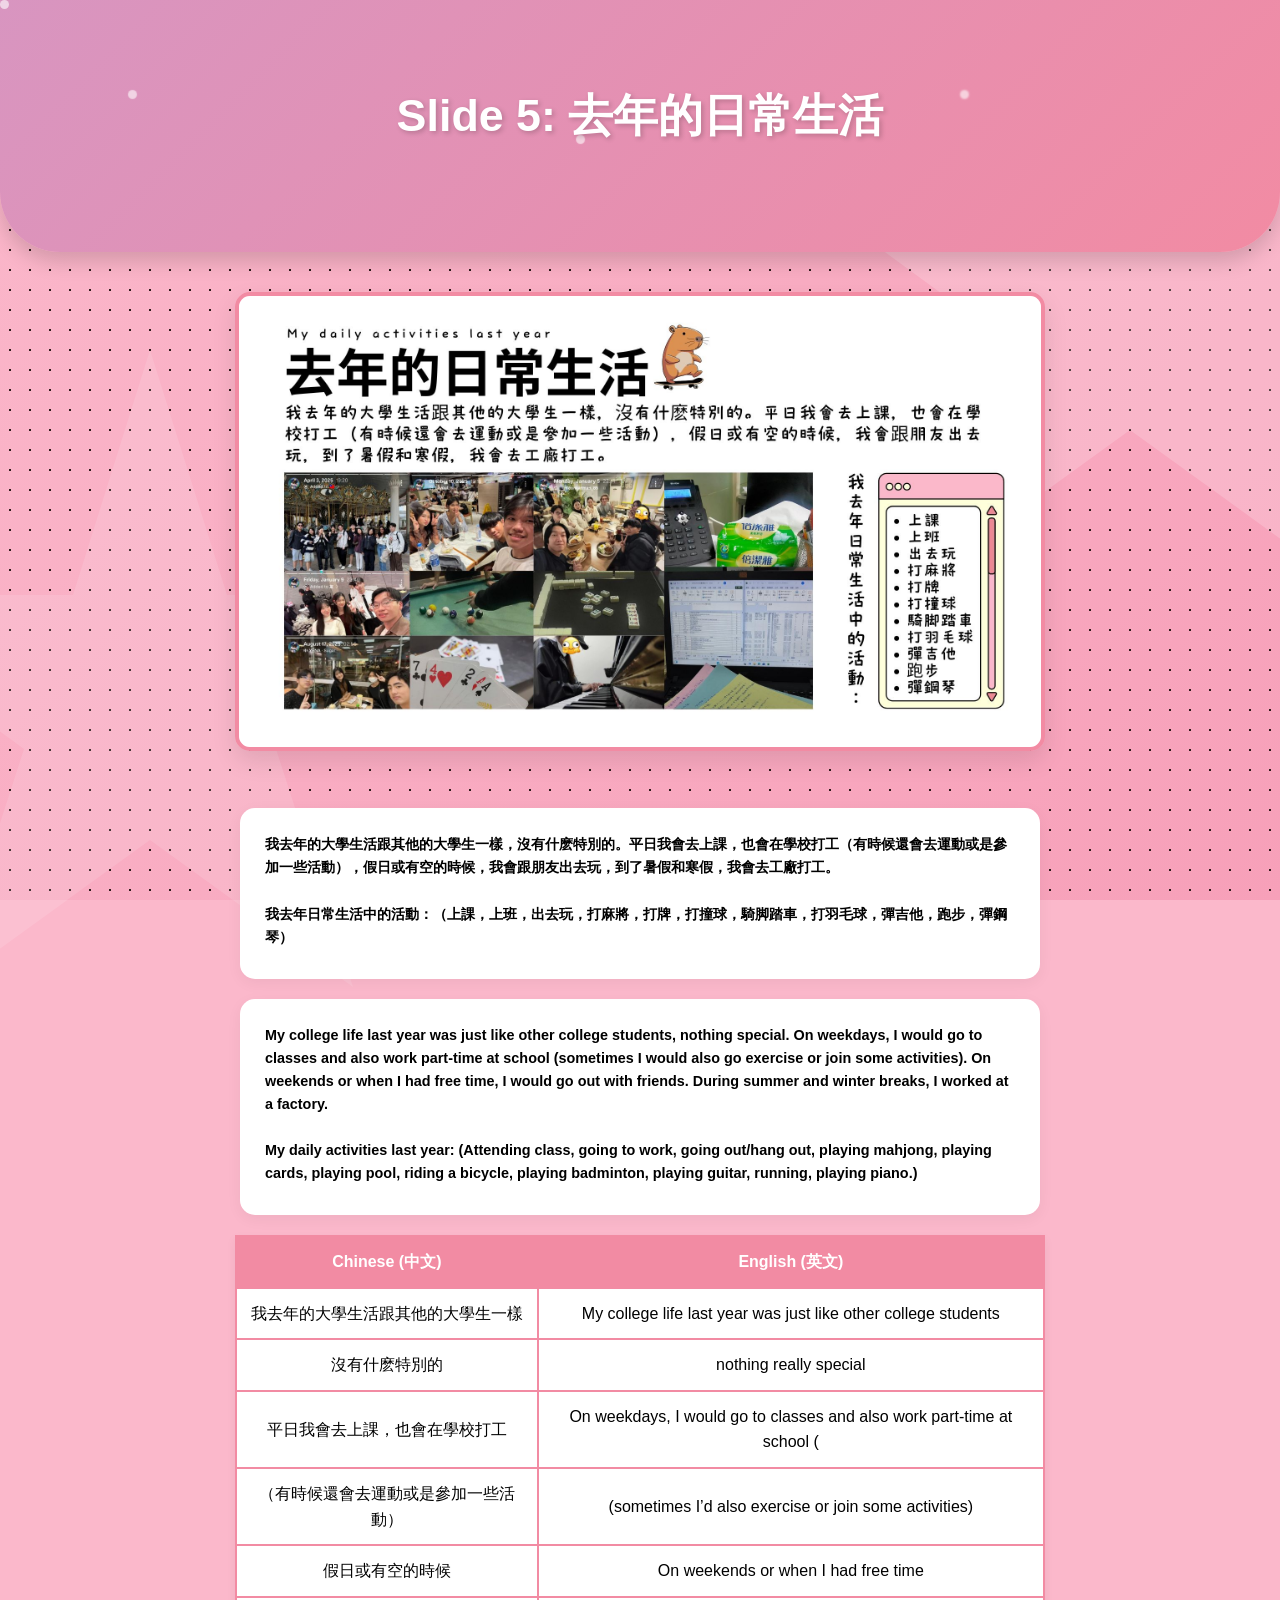
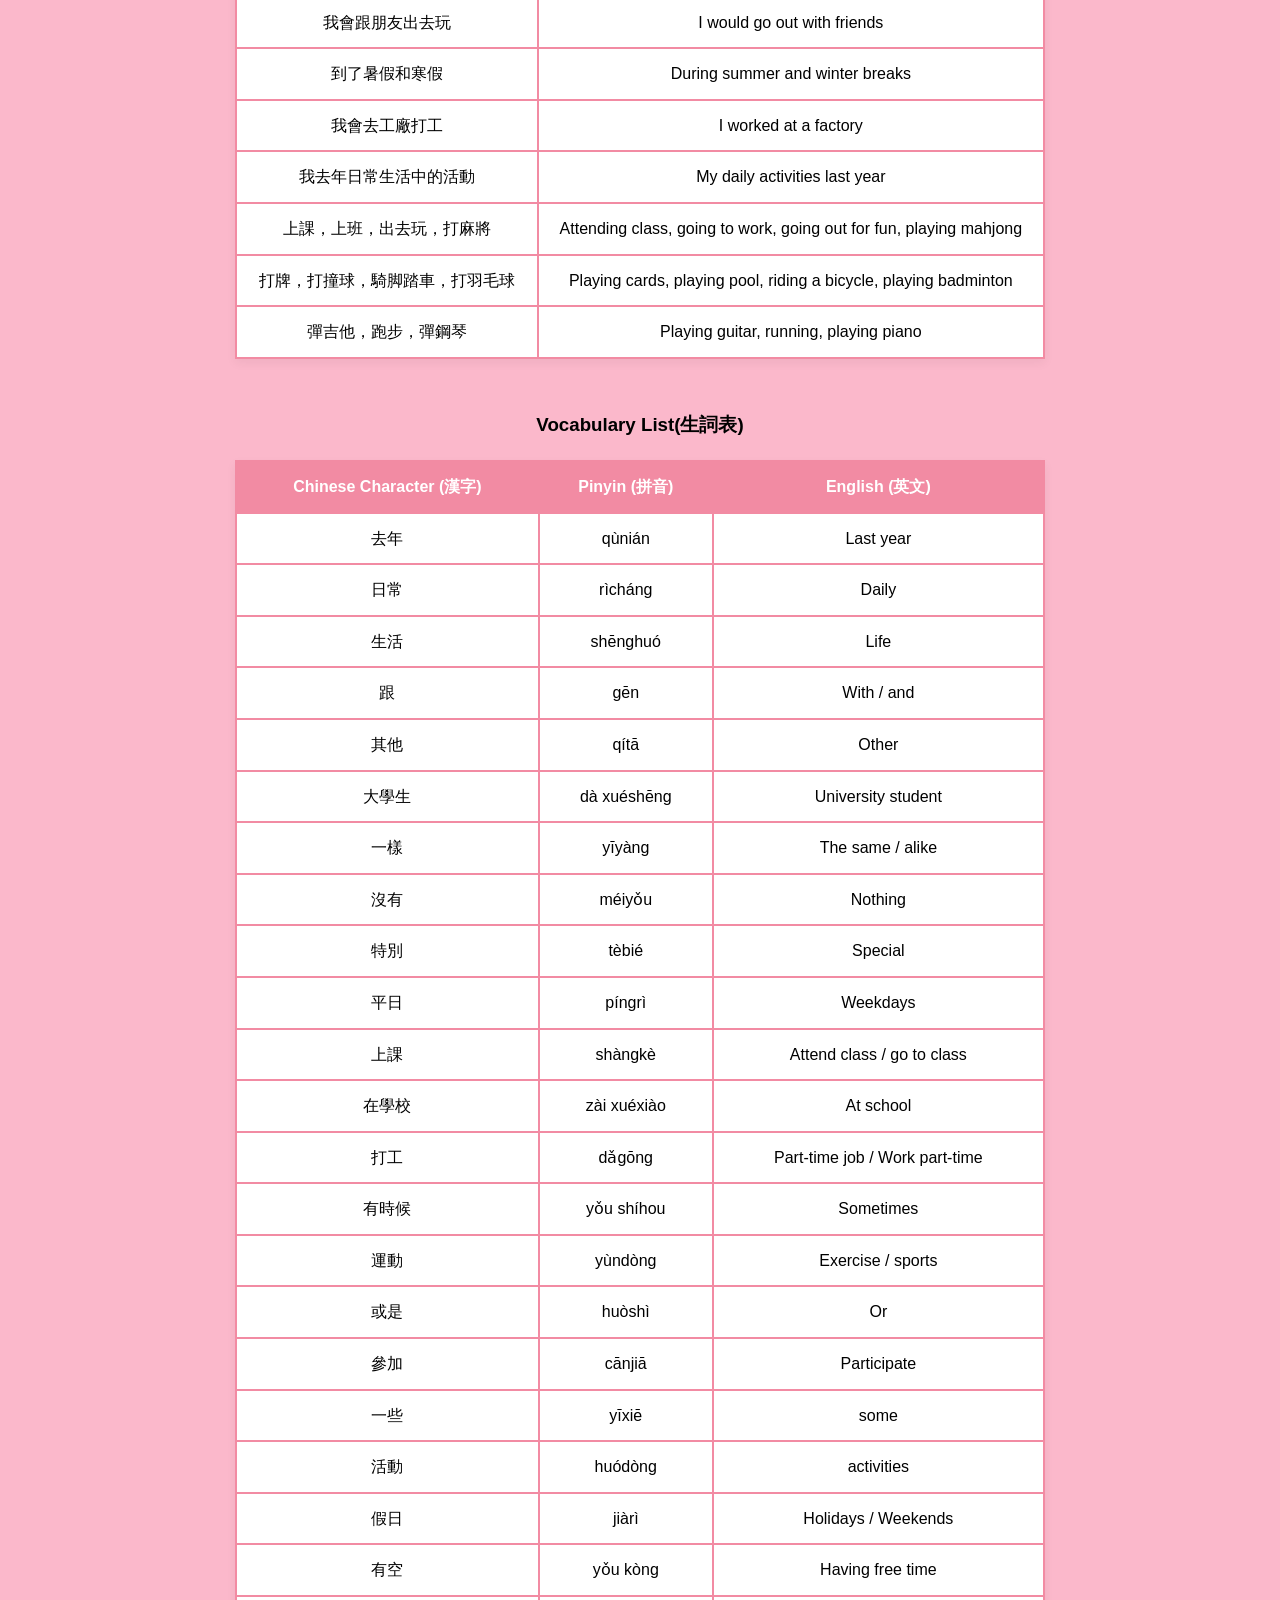
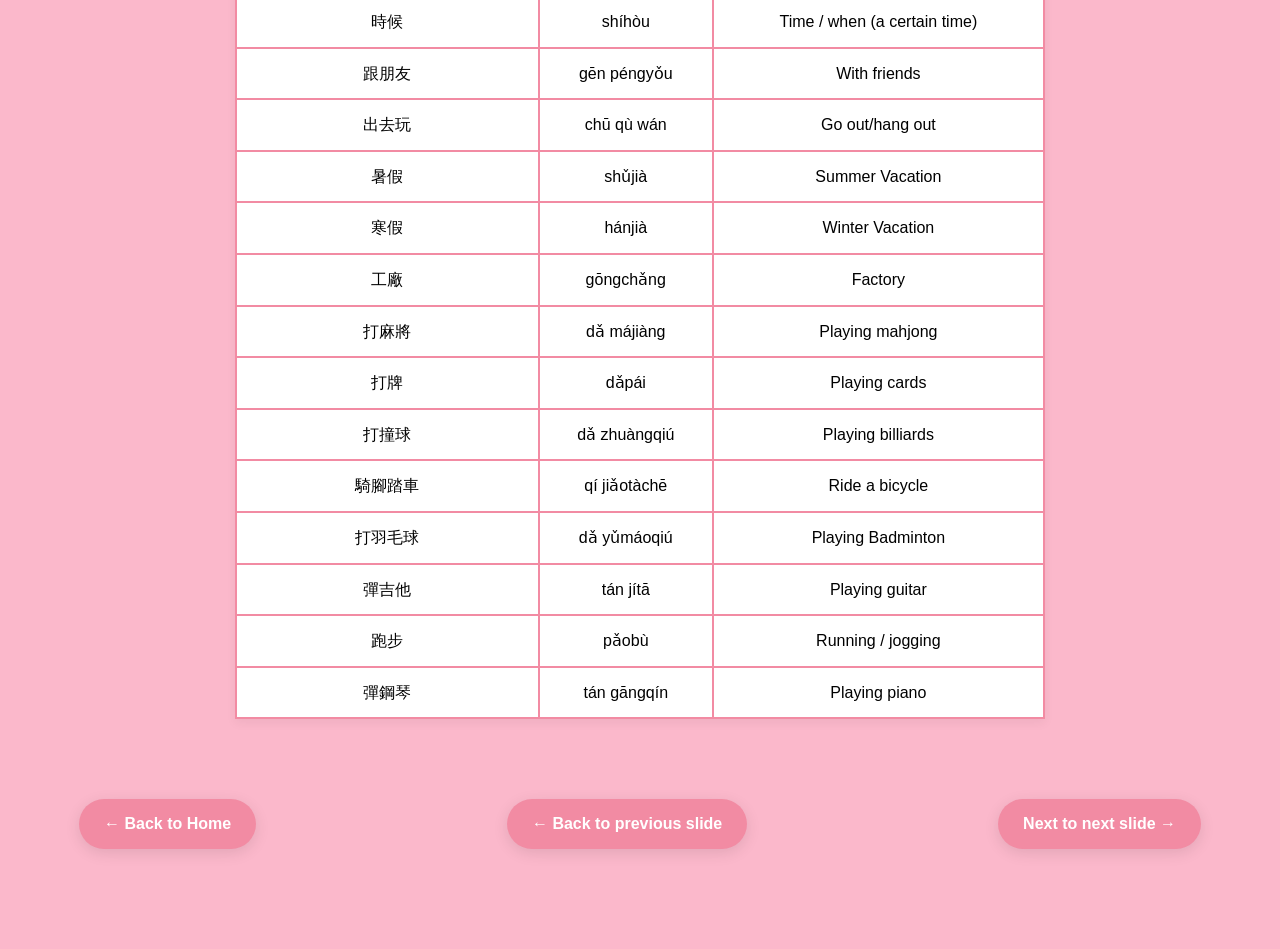
<file: slide5.html>
<!DOCTYPE html>
<html lang="id">
<head>
    <meta charset="UTF-8">
    <meta name="viewport" content="width=device-width, initial-scale=1.0">
    <title>Slide 5 Presentation</title>
    <link rel="stylesheet" href="slide5.css">
</head>
<body>
    <div class="decor-star star-1"></div>
    <div class="decor-star star-2"></div>
    <div class="decor-star star-3"></div>

    <header>
        <div class="header-particles"></div>
        
        <div class="header-content">
        <h1>Slide 5: 去年的日常生活</h1>
    </header>

    <main class="profile-container">
        <section class="photo-section">
            <img src="Slide5.jpg" alt="Foto Profil" class="profile-img">
        </section>

        <section class="text-section">
            <h2 class="mandarin-text">我去年的大學生活跟其他的大學生一樣，沒有什麽特別的。平日我會去上課，也會在學校打工（有時候還會去運動或是參加一些活動），假日或有空的時候，我會跟朋友出去玩，到了暑假和寒假，我會去工廠打工。
                <br><br>
                我去年日常生活中的活動：（上課，上班，出去玩，打麻將，打牌，打撞球，騎脚踏車，打羽毛球，彈吉他，跑步，彈鋼琴）</h2>
        </section>

        <section class="text-section"><h2 class="english-text"> 
            My college life last year was just like other college students, nothing special. On weekdays, I would go to classes and also work part-time at school (sometimes I would also go exercise or join some activities). On weekends or when I had free time, I would go out with friends. During summer and winter breaks, I worked at a factory. 
            <br><br>
            My daily activities last year: (Attending class, going to work, going out/hang out, playing mahjong, playing cards, playing pool, riding a bicycle, playing badminton, playing guitar, running, playing piano.)

        </h2></section>
            
        <section class="tabel-section">
            <table class="Sentence-table">
                <thead>
                    <tr>
                        <th>Chinese (中文)</th>
                        <th>English (英文)</th> </tr>
                </thead>
                <tbody>
                   <tr>
                        <td>我去年的大學生活跟其他的大學生一樣</td>
                        <td>My college life last year was just like other college students</td>                    
                    </tr>
                    <tr>
                        <td>沒有什麽特別的</td>
                        <td>nothing really special</td>                    
                    </tr>
                    <tr>
                        <td>平日我會去上課，也會在學校打工</td>
                        <td>On weekdays, I would go to classes and also work part-time at school (</td>                    
                    </tr>
                    <tr>
                        <td>（有時候還會去運動或是參加一些活動）</td>
                        <td>(sometimes I’d also exercise or join some activities)</td>                    
                    </tr>
                    <tr>
                        <td>假日或有空的時候</td>
                        <td>On weekends or when I had free time</td>                    
                    </tr>
	            	<tr>
                        <td>我會跟朋友出去玩</td>
                        <td>I would go out with friends</td>                    
                    </tr>
                    <tr>
                        <td>到了暑假和寒假</td>
                        <td>During summer and winter breaks</td>    
                    </tr> 
	            	<tr>
                        <td>我會去工廠打工</td>
                        <td>I worked at a factory</td>    
                    </tr>  
                    <tr>
                        <td>我去年日常生活中的活動</td>
                        <td>My daily activities last year</td>                    
                    </tr>       
                    <tr>
                        <td>上課，上班，出去玩，打麻將</td>
                        <td>Attending class, going to work, going out for fun, playing mahjong</td>    
                    </tr>   
                    <tr>
                        <td>打牌，打撞球，騎脚踏車，打羽毛球</td>
                        <td>Playing cards, playing pool, riding a bicycle, playing badminton</td>    
                    </tr>   
                    <tr>
                        <td>彈吉他，跑步，彈鋼琴</td>
                        <td>Playing guitar, running, playing piano</td>                    
                    </tr>        
                </tbody>
            </table> 
        </section>

        <br><br>

        <section class="table-section">
            <h3>Vocabulary List(生詞表)</h3>
            <table class="vocab-table">
                <thead>
                    <tr>
                        <th>Chinese Character (漢字)</th>
                        <th>Pinyin (拼音)</th>
                        <th>English (英文)</th>
                    </tr>
                </thead>
                <tbody>  <tr>
                        <td>去年</td>
                        <td>qùnián</td>
                        <td>Last year</td>
                    </tr>
                    <tr>
                        <td>日常</td>
                        <td>rìcháng</td>
                        <td>Daily</td>
                    </tr>
                    <tr>
                        <td>生活</td>
                        <td>shēnghuó</td>
                        <td>Life</td>
                    </tr>
                    <tr>
                        <td>跟</td>
                        <td>gēn</td>
                        <td>With / and</td>
                    </tr>
                    <tr>
                        <td>其他</td>
                        <td>qítā</td>
                        <td>Other</td>
                    </tr>
                    <tr>
                        <td>大學生</td>
                        <td>dà xuéshēng</td>
                        <td>University student</td>
                    </tr>
                    <tr>
                        <td>一樣</td>
                        <td>yīyàng</td>
                        <td>The same / alike</td>
                    </tr>
                    <tr>
                        <td>沒有</td>
                        <td>méiyǒu</td>
                        <td>Nothing</td>
                    </tr>
			        <tr>
                        <td>特別</td>
                        <td>tèbié</td>
                        <td>Special</td>
                    </tr>
                    <tr>
                        <td>平日</td>
                        <td>píngrì</td>
                        <td>Weekdays</td>
                    </tr>
                    <tr>
                        <td>上課</td>
                        <td>shàngkè</td>
                        <td>Attend class / go to class</td>
                    </tr>
                    <tr>
                        <td>在學校</td>
                        <td>zài xuéxiào</td>
                        <td>At school</td>
                    </tr>
                    <tr>
                        <td>打工</td>
                        <td>dǎgōng</td>
                        <td>Part-time job / Work part-time</td>
                    </tr>
                    <tr>
                        <td>有時候</td>
                        <td>yǒu shíhou</td>
                        <td>Sometimes</td>
                    </tr>
                    <tr>
                        <td>運動</td>
                        <td>yùndòng</td>
                        <td>Exercise / sports</td>
                    </tr>
                    <tr>
                        <td>或是</td>
                        <td>huòshì</td>
                        <td>Or</td>
                    </tr>
                    <tr>
                        <td>參加</td>
                        <td>cānjiā</td>
                        <td>Participate</td>
                    </tr>
                    <tr>
                        <td>一些</td>
                        <td>yīxiē</td>
                        <td>some</td>
                    </tr>
                    <tr>
                        <td>活動</td>
                        <td>huódòng</td>
                        <td>activities</td>
                    </tr>
                    <tr>
                        <td>假日</td>
                        <td>jiàrì</td>
                        <td>Holidays / Weekends</td>
                    </tr>
                    <tr>
                        <td>有空</td>
                        <td>yǒu kòng</td>
                        <td>Having free time</td>
                    </tr>
		        	<tr>
                        <td>時候</td>
                        <td>shíhòu</td>
                        <td>Time / when (a certain time)</td>
                    </tr>
                    <tr>
                        <td>跟朋友</td>
                        <td>gēn péngyǒu</td>
                        <td>With friends</td>
                    </tr>
                    <tr>
                        <td>出去玩</td>
                        <td>chū qù wán</td>
                        <td>Go out/hang out</td>
                    </tr>
                    <tr>
                        <td>暑假</td>
                        <td>shǔjià</td>
                        <td>Summer Vacation</td>
                    </tr>
                    <tr>
                        <td>寒假</td>
                        <td>hánjià</td>
                        <td>Winter Vacation</td>
                    </tr>
		        	<tr>
		            	<td>工廠</td>
                        <td>gōngchǎng</td>
                        <td>Factory</td>
                    </tr>
                    <tr>
                        <td>打麻將</td>
                        <td>dǎ májiàng</td>
                        <td>Playing mahjong</td>
                    <tr>
                        <td>打牌</td>
                        <td>dǎpái</td>
                        <td>Playing cards</td>
                    </tr>
                    <tr>
                        <td>打撞球</td>
                        <td>dǎ zhuàngqiú</td>
                        <td>Playing billiards</td>
                    <tr>
                        <td>騎腳踏車</td>
                        <td>qí jiǎotàchē</td>
                        <td>Ride a bicycle</td>
                    </tr>
                    <tr>
                        <td>打羽毛球</td>
                        <td>dǎ yǔmáoqiú</td>
                        <td>Playing Badminton</td>
                    <tr>
                        <td>彈吉他</td>
                        <td>tán jítā</td>
                        <td>Playing guitar</td>
                    </tr>
                    <tr>
                        <td>跑步</td>
                        <td>pǎobù</td>
                        <td>Running / jogging</td>
                    </tr>
                    <tr>
                        <td>彈鋼琴</td>
                        <td>tán gāngqín</td>
                        <td>Playing piano</td>
                    </tr>
                </tbody>
            </table>
        </section>
    </main>

        <nav class="back-nav">
        <ul>
            <li><a href="index.html">← Back to Home</a></li>
            <li><a href="slide4.html" class="btn-next">← Back to previous slide</a></li>
            <li><a href="slide6.html" class="btn-next">Next to next slide →</a></li>
        </ul>
    </nav>


</body>
</html>
</file>
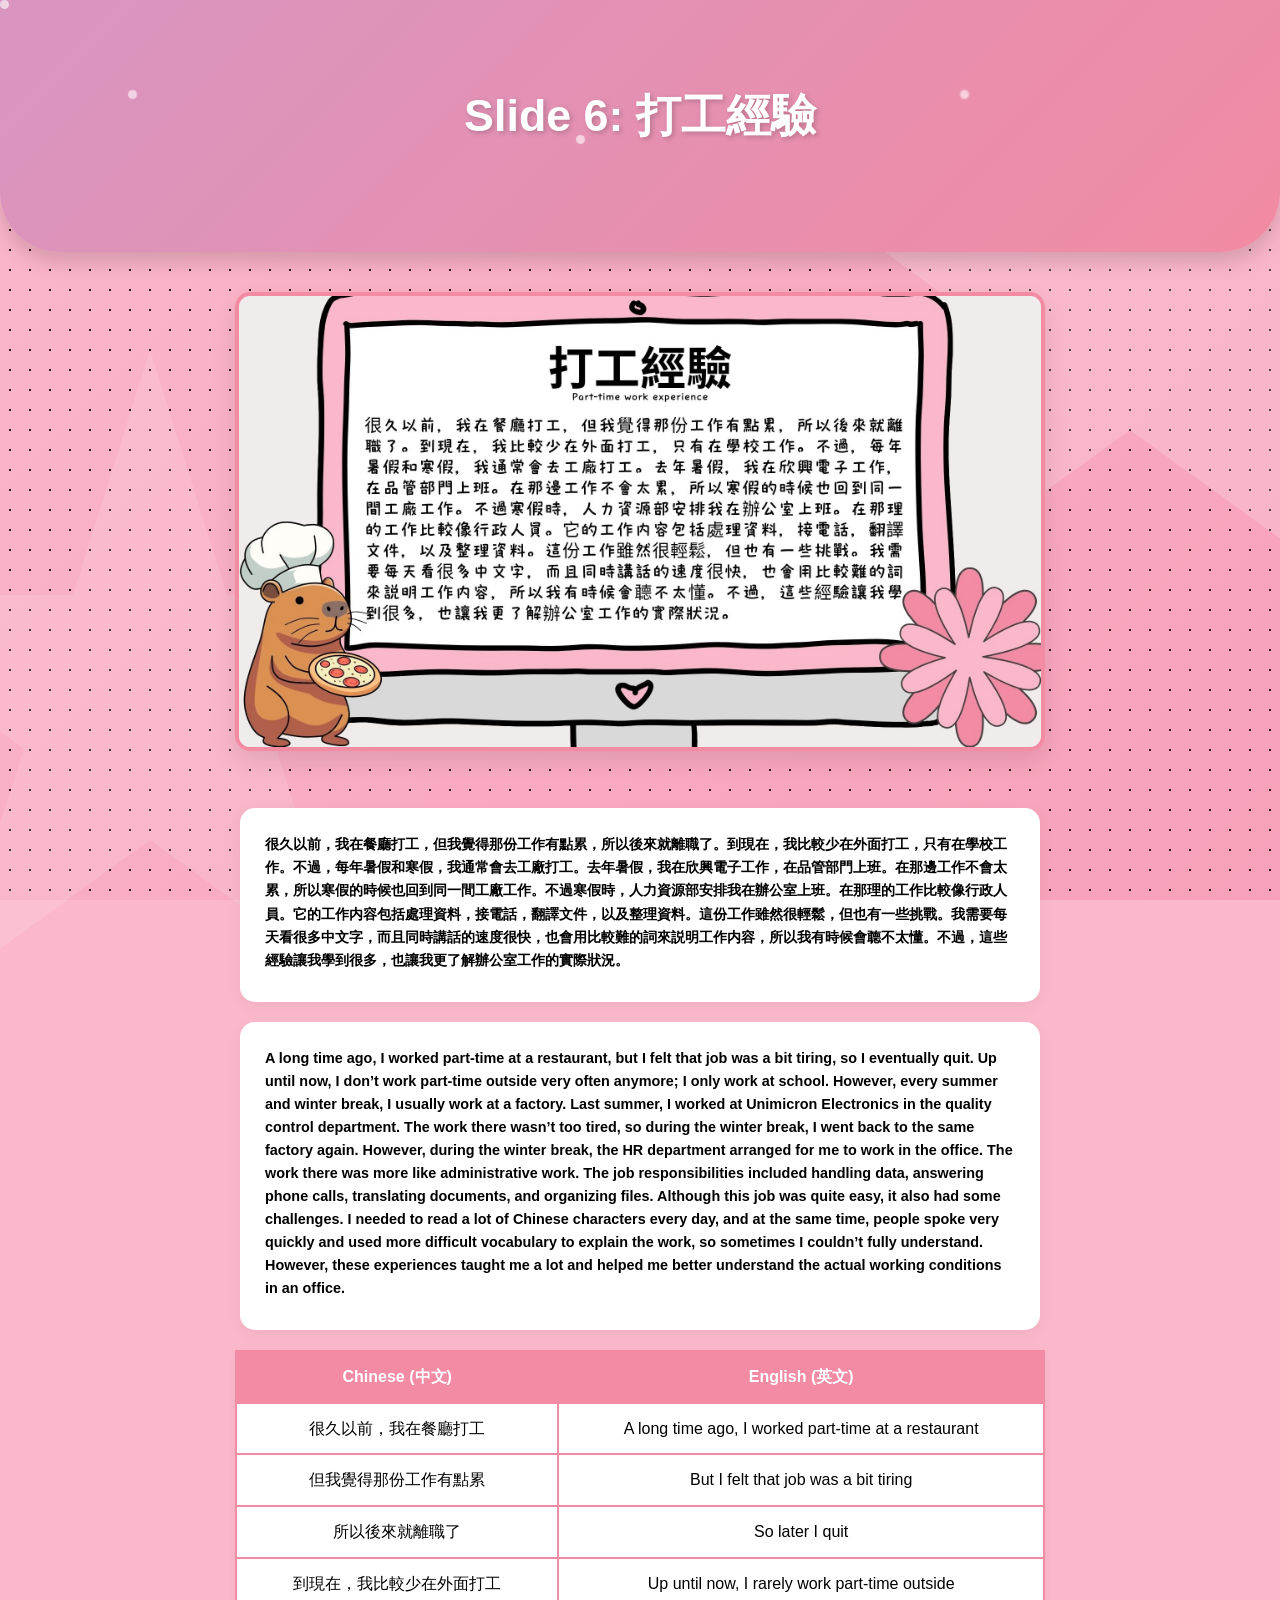
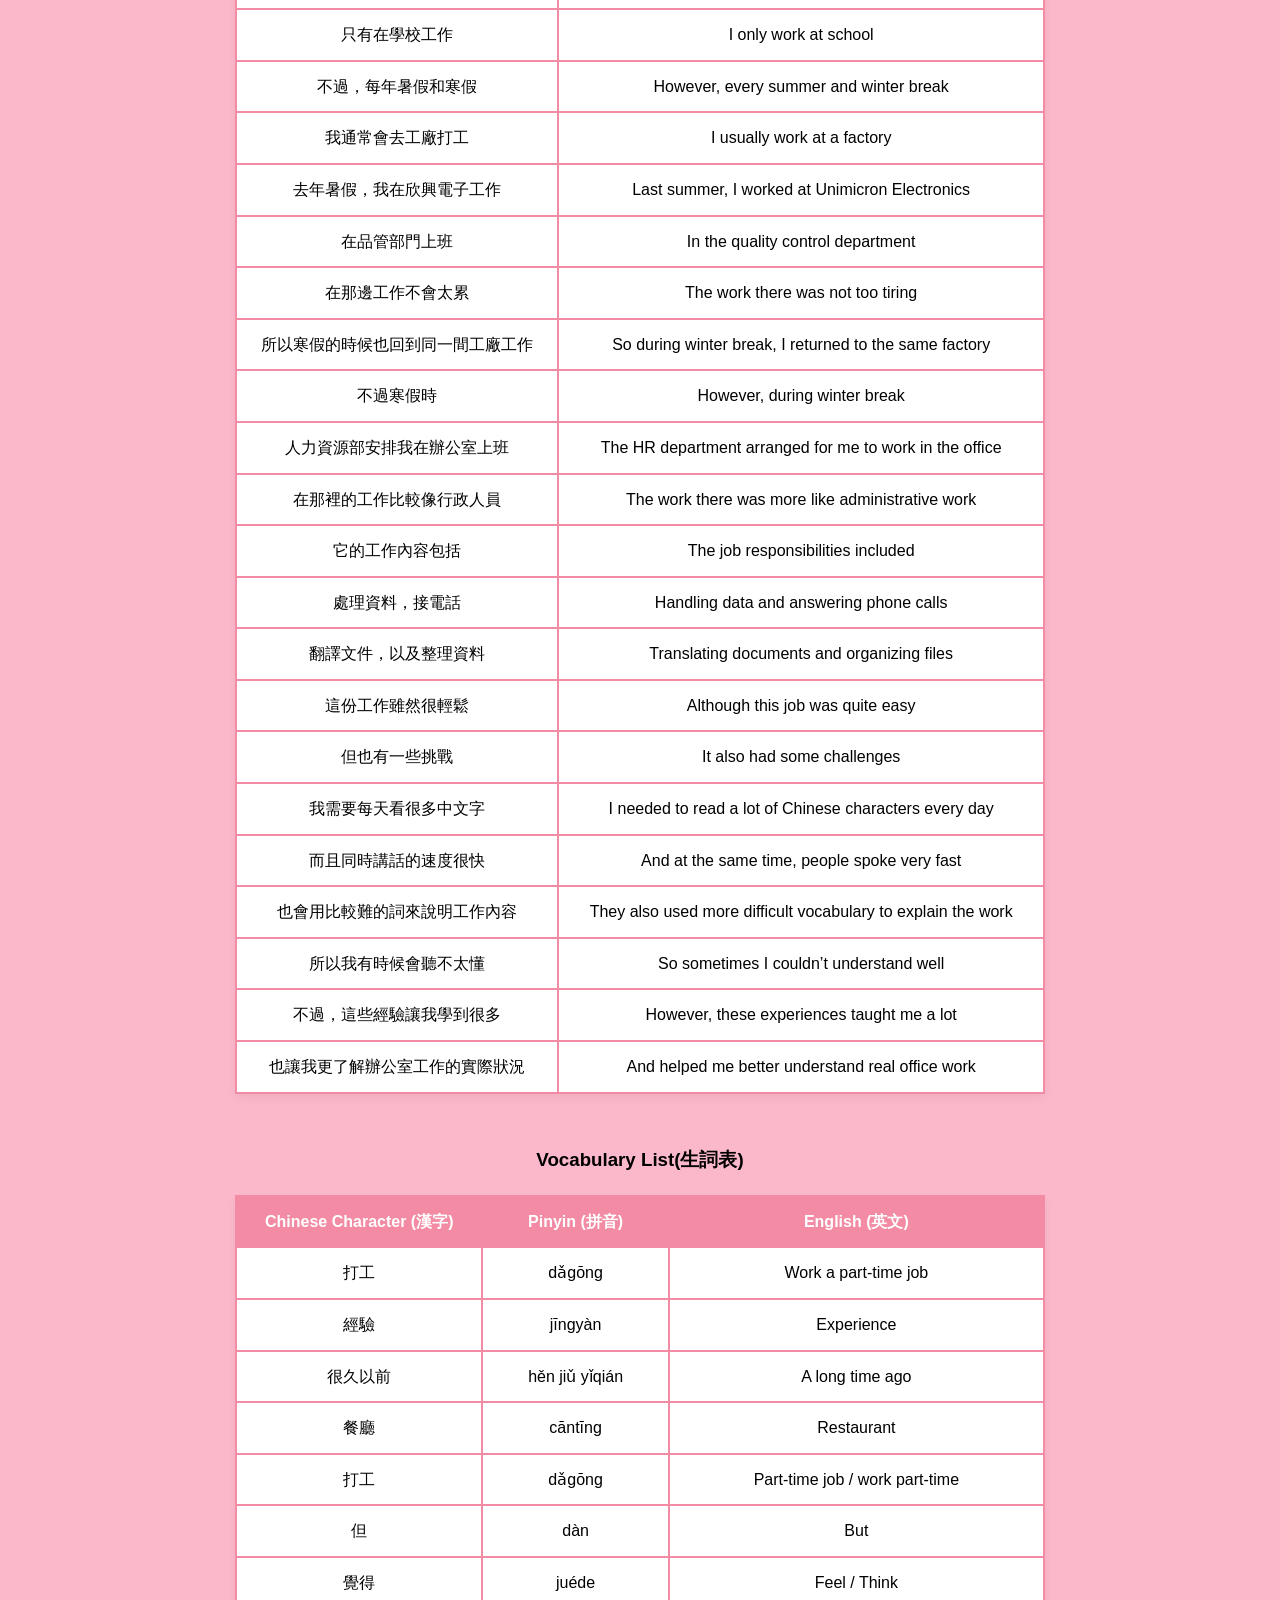
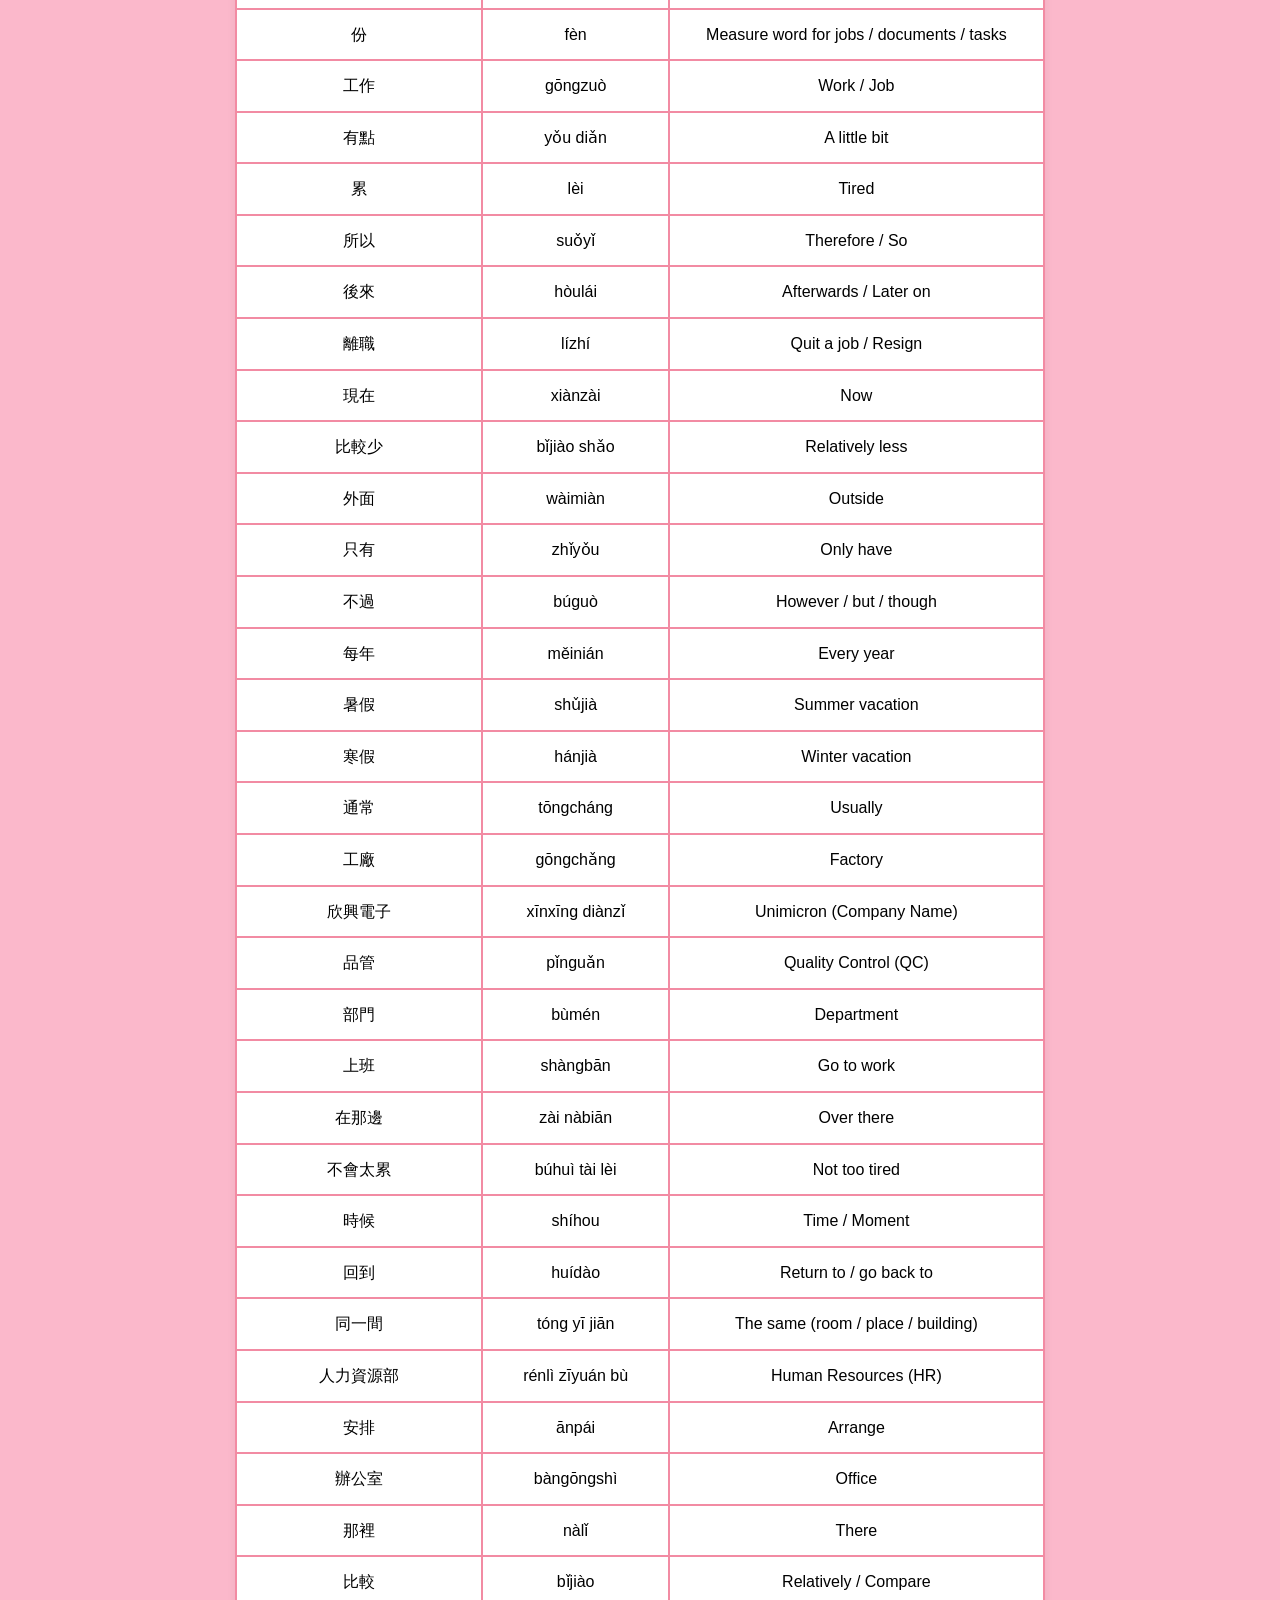
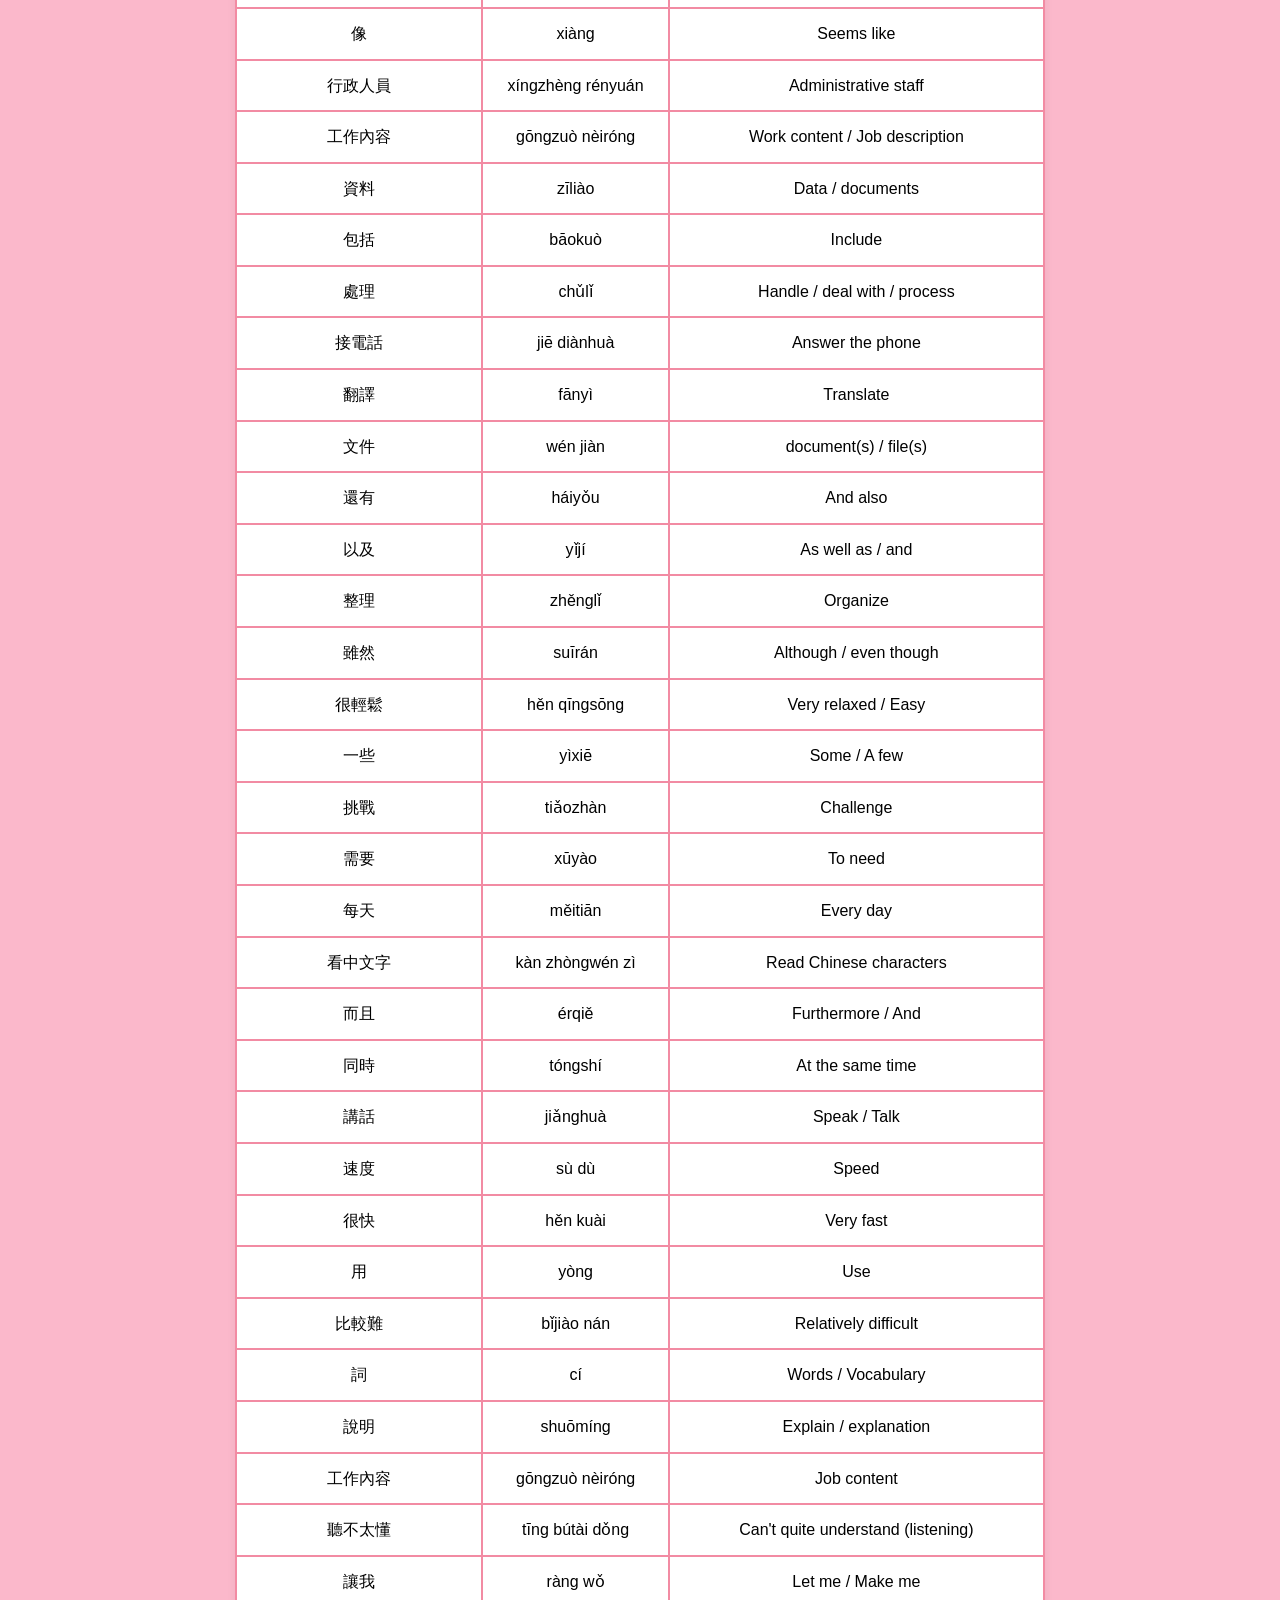
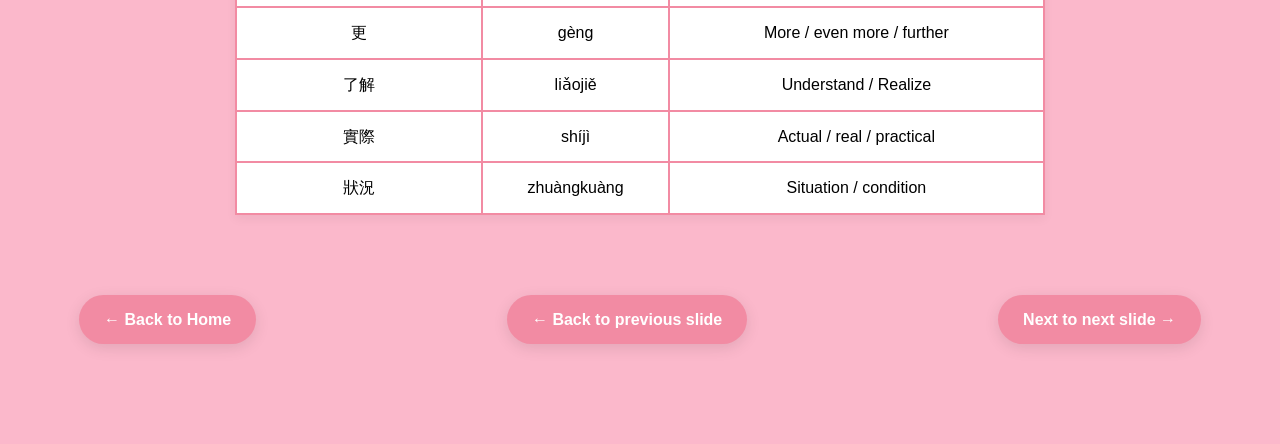
<file: slide6.html>
<!DOCTYPE html>
<html lang="id">
<head>
    <meta charset="UTF-8">
    <meta name="viewport" content="width=device-width, initial-scale=1.0">
    <title>Slide 6 Presentation</title>
    <link rel="stylesheet" href="slide6.css">
</head>
<body>
    <div class="decor-star star-1"></div>
    <div class="decor-star star-2"></div>
    <div class="decor-star star-3"></div>

    <header>
        <div class="header-particles"></div>
        
        <div class="header-content">
        <h1>Slide 6: 打工經驗</h1>
    </header>

    <main class="profile-container">
        <section class="photo-section">
            <img src="Slide6.jpg" alt="Foto Profil" class="profile-img">
        </section>

        <section class="text-section">
            <h2 class="mandarin-text">很久以前，我在餐廳打工，但我覺得那份工作有點累，所以後來就離職了。到現在，我比較少在外面打工，只有在學校工作。不過，每年暑假和寒假，我通常會去工廠打工。去年暑假，我在欣興電子工作，在品管部門上班。在那邊工作不會太累，所以寒假的時候也回到同一間工廠工作。不過寒假時，人力資源部安排我在辦公室上班。在那理的工作比較像行政人員。它的工作内容包括處理資料，接電話，翻譯文件，以及整理資料。這份工作雖然很輕鬆，但也有一些挑戰。我需要每天看很多中文字，而且同時講話的速度很快，也會用比較難的詞來説明工作内容，所以我有時候會聼不太懂。不過，這些經驗讓我學到很多，也讓我更了解辦公室工作的實際狀況。
            </h2>
        </section>

        <section class="text-section">
            <h2 class="english-text"> 
            A long time ago, I worked part-time at a restaurant, but I felt that job was a bit tiring, so I eventually quit. Up until now, I don’t work part-time outside very often anymore; I only work at school. However, every summer and winter break, I usually work at a factory. Last summer, I worked at Unimicron Electronics in the quality control department. The work there wasn’t too tired, so during the winter break, I went back to the same factory again. However, during the winter break, the HR department arranged for me to work in the office. The work there was more like administrative work. The job responsibilities included handling data, answering phone calls, translating documents, and organizing files. Although this job was quite easy, it also had some challenges. I needed to read a lot of Chinese characters every day, and at the same time, people spoke very quickly and used more difficult vocabulary to explain the work, so sometimes I couldn’t fully understand. However, these experiences taught me a lot and helped me better understand the actual working conditions in an office.

        </h2></section>
            
        <section class="tabel-section">
            <table class="Sentence-table">
                <thead>
                    <tr>
                        <th>Chinese (中文)</th>
                        <th>English (英文)</th> </tr>
                </thead>
                <tbody>
                    <tr>
                        <td>很久以前，我在餐廳打工</td>
                        <td>A long time ago, I worked part-time at a restaurant</td>
                    </tr>
                    <tr>
                        <td>但我覺得那份工作有點累</td>
                        <td>But I felt that job was a bit tiring</td>
                    </tr>
                    <tr>
                        <td>所以後來就離職了</td>
                        <td>So later I quit</td>
                    </tr>
                    <tr>
                        <td>到現在，我比較少在外面打工</td>
                        <td>Up until now, I rarely work part-time outside</td>
                    </tr>
                    <tr>
                        <td>只有在學校工作</td>
                        <td>I only work at school</td>
                    </tr>
                    <tr>
                        <td>不過，每年暑假和寒假</td>
                        <td>However, every summer and winter break</td>
                    </tr>
                    <tr>
                        <td>我通常會去工廠打工</td>
                        <td>I usually work at a factory</td>
                    </tr>
                    <tr>
                        <td>去年暑假，我在欣興電子工作</td>
                        <td>Last summer, I worked at Unimicron Electronics</td>
                    </tr>
                    <tr>
                        <td>在品管部門上班</td>
                        <td>In the quality control department</td>
                    </tr>
                    <tr>
                        <td>在那邊工作不會太累</td>
                        <td>The work there was not too tiring</td>
                    </tr>
                    <tr>
                        <td>所以寒假的時候也回到同一間工廠工作</td>
                        <td>So during winter break, I returned to the same factory</td>
                    </tr>
                    <tr>
                        <td>不過寒假時</td>
                        <td>However, during winter break</td>
                    </tr>
                    <tr>
                        <td>人力資源部安排我在辦公室上班</td>
                        <td>The HR department arranged for me to work in the office</td>
                    </tr>
                    <tr>
                        <td>在那裡的工作比較像行政人員</td>
                        <td>The work there was more like administrative work</td>
                    </tr>
                    <tr>
                        <td>它的工作內容包括</td>
                        <td>The job responsibilities included</td>
                    </tr>
                    <tr>
                        <td>處理資料，接電話</td>
                        <td>Handling data and answering phone calls</td>
                    </tr>
                    <tr>
                        <td>翻譯文件，以及整理資料</td>
                        <td>Translating documents and organizing files</td>
                    </tr>
                    <tr>
                        <td>這份工作雖然很輕鬆</td>
                        <td>Although this job was quite easy</td>
                    </tr>
                    <tr>
                        <td>但也有一些挑戰</td>
                        <td>It also had some challenges</td>
                    </tr>
                    <tr>
                        <td>我需要每天看很多中文字</td>
                        <td>I needed to read a lot of Chinese characters every day</td>
                    </tr>
                    <tr>
                        <td>而且同時講話的速度很快</td>
                        <td>And at the same time, people spoke very fast</td>
                    </tr>
                    <tr>
                        <td>也會用比較難的詞來說明工作內容</td>
                        <td>They also used more difficult vocabulary to explain the work</td>
                    </tr>
                    <tr>
                        <td>所以我有時候會聽不太懂</td>
                        <td>So sometimes I couldn’t understand well</td>
                    </tr>
                    <tr>
                        <td>不過，這些經驗讓我學到很多</td>
                        <td>However, these experiences taught me a lot</td>
                    </tr>
                    <tr>
                        <td>也讓我更了解辦公室工作的實際狀況</td>
                        <td>And helped me better understand real office work</td>
                    </tr>            
            </table> 
        </section>

        <br><br>

        <section class="table-section">
            <h3>Vocabulary List(生詞表)</h3>
            <table class="vocab-table">
                <thead>
                    <tr>
                        <th>Chinese Character (漢字)</th>
                        <th>Pinyin (拼音)</th>
                        <th>English (英文)</th>
                    </tr>
                </thead>
                <tbody>
                    <tr>
                        <td>打工</td>
                        <td>dǎgōng</td>
                        <td>Work a part-time job</td>
                    </tr>
                    <tr>
                        <td>經驗</td>
                        <td>jīngyàn</td>
                        <td>Experience</td>
                    </tr>
                    <tr>
                        <td>很久以前</td>
                        <td>hěn jiǔ yǐqián</td>
                        <td>A long time ago</td>
                    </tr>
                    <tr>
                        <td>餐廳</td>
                        <td>cāntīng</td>
                        <td>Restaurant</td>
                    </tr>
			        <tr>
                        <td>打工</td>
                        <td>dǎgōng</td>
                        <td>Part-time job / work part-time</td>
                    </tr>
                    <tr>
                        <td>但</td>
                        <td>dàn</td>
                        <td>But</td>
                    </tr>
                    <tr>
                        <td>覺得</td>
                        <td>juéde</td>
                        <td>Feel / Think</td>
                    </tr>
			        <tr>
                        <td>份</td>
                        <td>fèn</td>
                        <td>Measure word for jobs / documents / tasks</td>
                    </tr>
                    <tr>
                        <td>工作</td>
                        <td>gōngzuò</td>
                        <td>Work / Job</td>
                    </tr>
                    <tr>
                        <td>有點</td>
                        <td>yǒu diǎn</td>
                        <td>A little bit</td>
                    </tr>
                    <tr>
                        <td>累</td>
                        <td>lèi</td>
                        <td>Tired</td>
                    </tr>
                    <tr>
                        <td>所以</td>
                        <td>suǒyǐ</td>
                        <td>Therefore / So</td>
                    </tr>
                    <tr>
                        <td>後來</td>
                        <td>hòulái</td>
                        <td>Afterwards / Later on</td>
                    </tr>
                    <tr>
                        <td>離職</td>
                        <td>lízhí</td>
                        <td>Quit a job / Resign</td>
                    </tr>
                    <tr>
                        <td>現在</td>
                        <td>xiànzài</td>
                        <td>Now</td>
                    </tr>
                    <tr>
                        <td>比較少</td>
                        <td>bǐjiào shǎo</td>
                        <td>Relatively less</td>
                    </tr>
                    <tr>
                        <td>外面</td>
                        <td>wàimiàn</td>
                        <td>Outside</td>
                    </tr>
                    <tr>
                        <td>只有</td>
                        <td>zhǐyǒu</td>
                        <td>Only have</td>
                    </tr>
			        <tr>
                        <td>不過</td>
                        <td>búguò</td>
                        <td>However / but / though</td>
                    </tr>
                    <tr>
                        <td>每年</td>
                        <td>měinián</td>
                        <td>Every year</td>
                    </tr>
                    <tr>
                        <td>暑假</td>
                        <td>shǔjià</td>
                        <td>Summer vacation</td>
                    </tr>
                    <tr>
                        <td>寒假</td>
                        <td>hánjià</td>
                        <td>Winter vacation</td>
                    </tr>
                    <tr>
                        <td>通常</td>
                        <td>tōngcháng</td>
                        <td>Usually</td>
                    </tr>
                    <tr>
                        <td>工廠</td>
                        <td>gōngchǎng</td>
                        <td>Factory</td>
                    </tr>
                    <tr>
                        <td>欣興電子</td>
                        <td>xīnxīng diànzǐ</td>
                        <td>Unimicron (Company Name)</td>
                    </tr>
                    <tr>
                        <td>品管</td>
                        <td>pǐnguǎn</td>
                        <td>Quality Control (QC)</td>
                    </tr>
                    <tr>
                        <td>部門</td>
                        <td>bùmén</td>
                        <td>Department</td>
                    </tr>
                    <tr>
                        <td>上班</td>
                        <td>shàngbān</td>
                        <td>Go to work</td>
                    </tr>
                    <tr>
                        <td>在那邊</td>
                        <td>zài nàbiān</td>
                        <td>Over there</td>
                    </tr>
                    <tr>
                        <td>不會太累</td>
                        <td>búhuì tài lèi</td>
                        <td>Not too tired</td>
                    </tr>
                    <tr>
                        <td>時候</td>
                        <td>shíhou</td>
                        <td>Time / Moment</td>
                    </tr>
                    <tr>
                        <td>回到</td>
                        <td>huídào</td>
                        <td>Return to / go back to</td>
                    </tr>
                    <tr>
                        <td>同一間</td>
                        <td>tóng yī jiān</td>
                        <td>The same (room / place / building)</td>
                    </tr>
                    <tr>
                        <td>人力資源部</td>
                        <td>rénlì zīyuán bù</td>
                        <td>Human Resources (HR)</td>
                    </tr>
                    <tr>
                        <td>安排</td>
                        <td>ānpái</td>
                        <td>Arrange</td>
                    </tr>
                    <tr>
                        <td>辦公室</td>
                        <td>bàngōngshì</td>
                        <td>Office</td>
                    </tr>
                    <tr>
                        <td>那裡</td>
                        <td>nàlǐ</td>
                        <td>There</td>
                    </tr>
                    <tr>
                        <td>比較</td>
                        <td>bǐjiào</td>
                        <td>Relatively / Compare</td>
                    </tr>
                    <tr>
                        <td>像</td>
                        <td>xiàng</td>
                        <td>Seems like</td>
                    </tr>
                    <tr>
                        <td>行政人員</td>
                        <td>xíngzhèng rényuán</td>
                        <td>Administrative staff</td>
                    </tr>
                    <tr>
                        <td>工作內容</td>
                        <td>gōngzuò nèiróng</td>
                        <td>Work content / Job description</td>
                    </tr>
		        	<tr>
              			<td>資料</td>
                        <td>zīliào</td>
                        <td>Data / documents</td>
                    </tr>
			        <tr>
                        <td>包括</td>
                        <td>bāokuò</td>
                        <td>Include</td>
                    </tr> 
                    <tr>
                        <td>處理</td>
                        <td>chǔlǐ</td>
                        <td>Handle / deal with / process</td>
                    </tr>
                    <tr>
                        <td>接電話</td>
                        <td>jiē diànhuà</td>
                        <td>Answer the phone</td>
                    </tr>
                    <tr>
                        <td>翻譯</td>
                        <td>fānyì</td>
                        <td>Translate</td>
                    </tr>
			        <tr>
                        <td>文件</td>
                        <td>wén jiàn</td>
                        <td>document(s) / file(s)</td>
                    </tr>
                    <tr>
                        <td>還有</td>
                        <td>háiyǒu</td>
                        <td>And also</td>
                    </tr>
			        <tr>
                        <td>以及</td>
                        <td>yǐjí</td>
                        <td>As well as / and</td>
                    </tr>
                    <tr>
                        <td>整理</td>
                        <td>zhěnglǐ</td>
                        <td>Organize</td>
                    </tr>
                    <tr>
                        <td>雖然</td>
                        <td>suīrán</td>
                        <td>Although / even though</td>
                    </tr>
                    <tr>
                        <td>很輕鬆</td>
                        <td>hěn qīngsōng</td>
                        <td>Very relaxed / Easy</td>
                    </tr>
                    <tr>
                        <td>一些</td>
                        <td>yìxiē</td>
                        <td>Some / A few</td>
                    </tr>
                    <tr>
                        <td>挑戰</td>
                        <td>tiǎozhàn</td>
                        <td>Challenge</td>
                    </tr>
                    <tr>
                        <td>需要</td>
                        <td>xūyào</td>
                        <td>To need</td>
                    </tr>
                    <tr>
                        <td>每天</td>
                        <td>měitiān</td>
                        <td>Every day</td>
                    </tr>
                    <tr>
                        <td>看中文字</td>
                        <td>kàn zhòngwén zì</td>
                        <td>Read Chinese characters</td>
                    </tr>
                    <tr>
                        <td>而且</td>
                        <td>érqiě</td>
                        <td>Furthermore / And</td>
                    </tr>
                    <tr>
                        <td>同時</td>
                        <td>tóngshí</td>
                        <td>At the same time</td>
                    </tr>
                    <tr>
                        <td>講話</td>
                        <td>jiǎnghuà</td>
                        <td>Speak / Talk</td>
                    </tr>
                    <tr>
                        <td>速度</td>
                        <td>sù dù</td>
                        <td>Speed</td>
                    </tr>
                    <tr>
                        <td>很快</td>
                        <td>hěn kuài</td>
                        <td>Very fast</td>
                    </tr>
                    <tr>
                        <td>用</td>
                        <td>yòng</td>
                        <td>Use</td>
                    </tr>
                    <tr>
                        <td>比較難</td>
                        <td>bǐjiào nán</td>
                        <td>Relatively difficult</td>
                    </tr>
                    <tr>
                        <td>詞</td>
                        <td>cí</td>
                        <td>Words / Vocabulary</td>
                    </tr>
 			        <tr>
                        <td>說明</td>
                        <td>shuōmíng</td>
                        <td>Explain / explanation</td>
                    </tr>
 			        <tr>
                        <td>工作內容</td>
                        <td>gōngzuò nèiróng</td>
                        <td>Job content</td>
                    </tr>
                    <tr>
                        <td>聽不太懂</td>
                        <td>tīng bútài dǒng</td>
                        <td>Can't quite understand (listening)</td>
                    </tr>
                    <tr>
                        <td>讓我</td>
                        <td>ràng wǒ</td>
                        <td>Let me / Make me</td>
                    </tr>
                    <tr>
                        <td>更</td>
                        <td>gèng</td>
                        <td>More / even more / further</td>
                    </tr>
                    <tr>
                        <td>了解</td>
                        <td>liǎojiě</td>
                        <td>Understand / Realize</td>
                    </tr>
                    <tr>
                        <td>實際</td>
                        <td>shíjì</td>
                        <td>Actual / real / practical</td>
                    </tr>
		        	<tr>
                        <td>狀況</td>
                        <td>zhuàngkuàng</td>
                        <td>Situation / condition</td>
                    </tr>

                </tbody>
            </table>
        </section>
    </main>

        <nav class="back-nav">
        <ul>
            <li><a href="index.html">← Back to Home</a></li>
            <li><a href="slide5.html" class="btn-next">← Back to previous slide</a></li>
            <li><a href="slide7.html" class="btn-next">Next to next slide →</a></li>
        </ul>
    </nav>


</body>
</html>
</file>
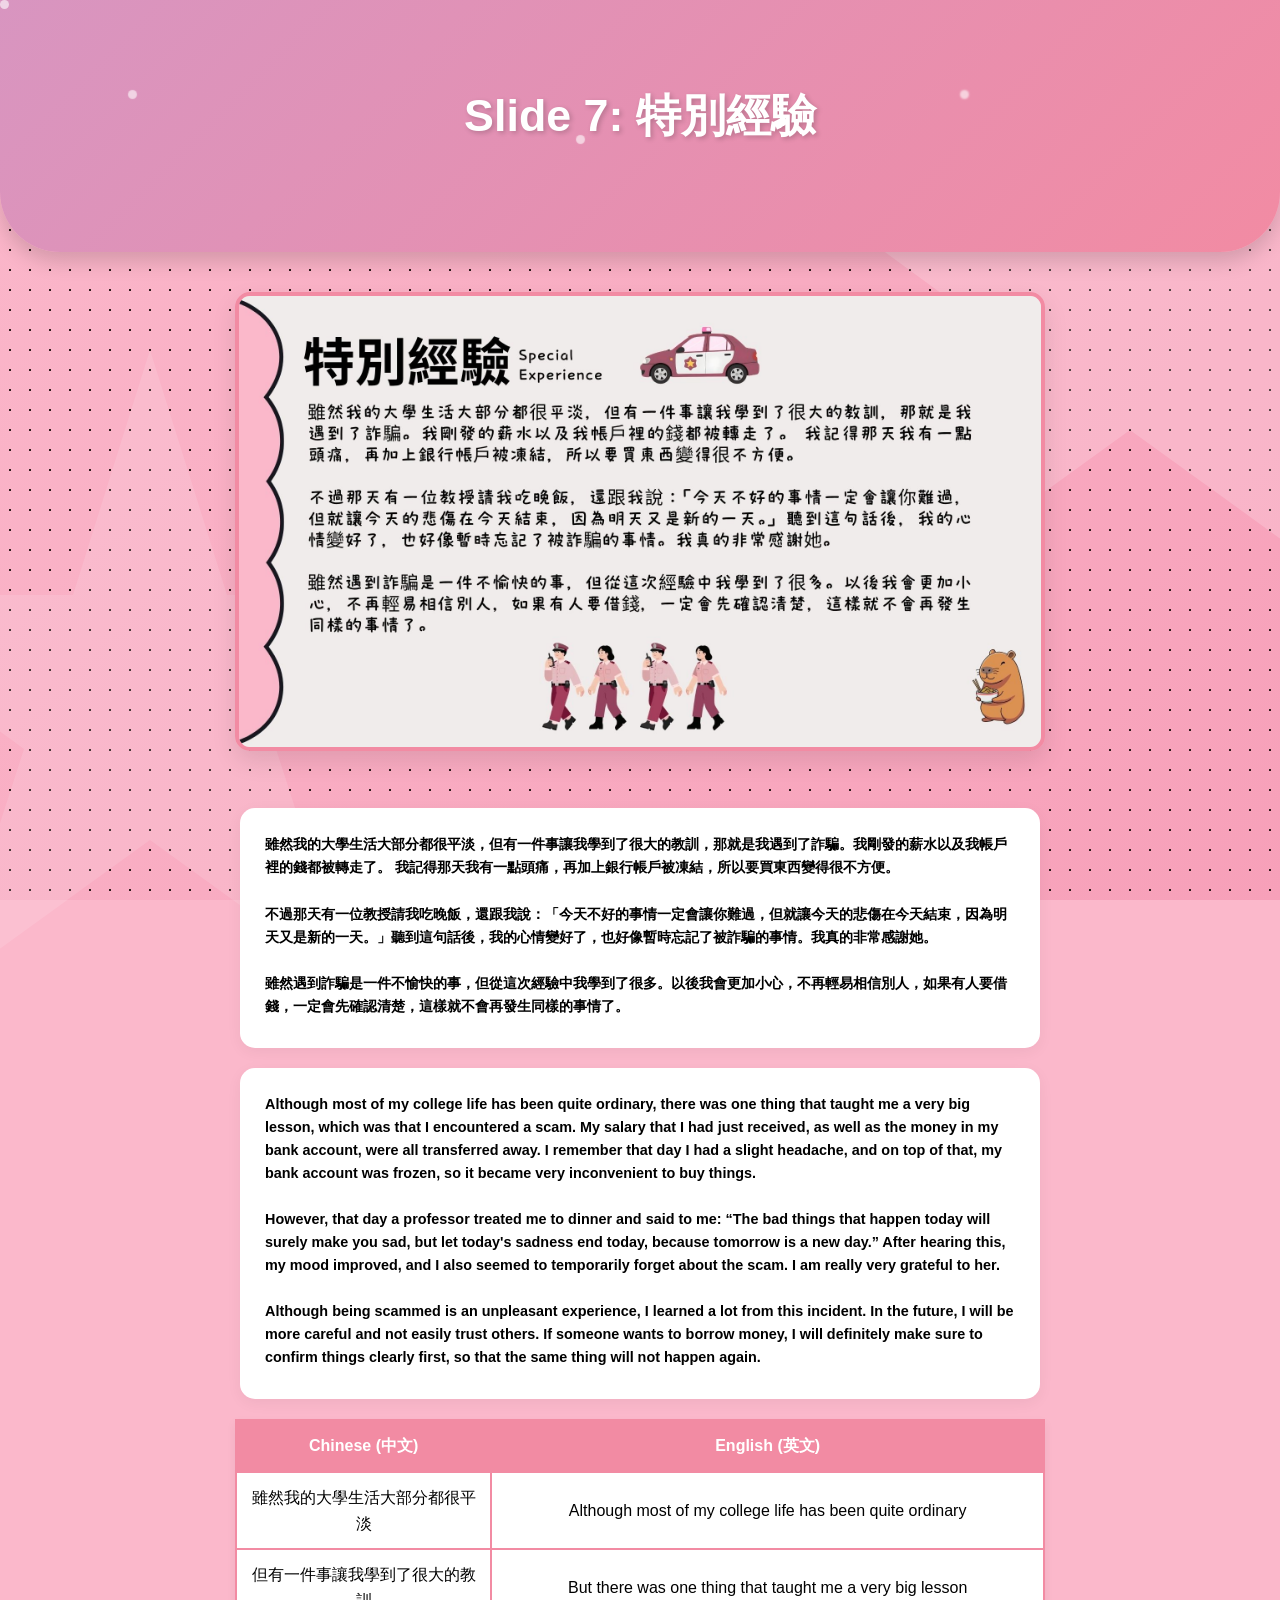
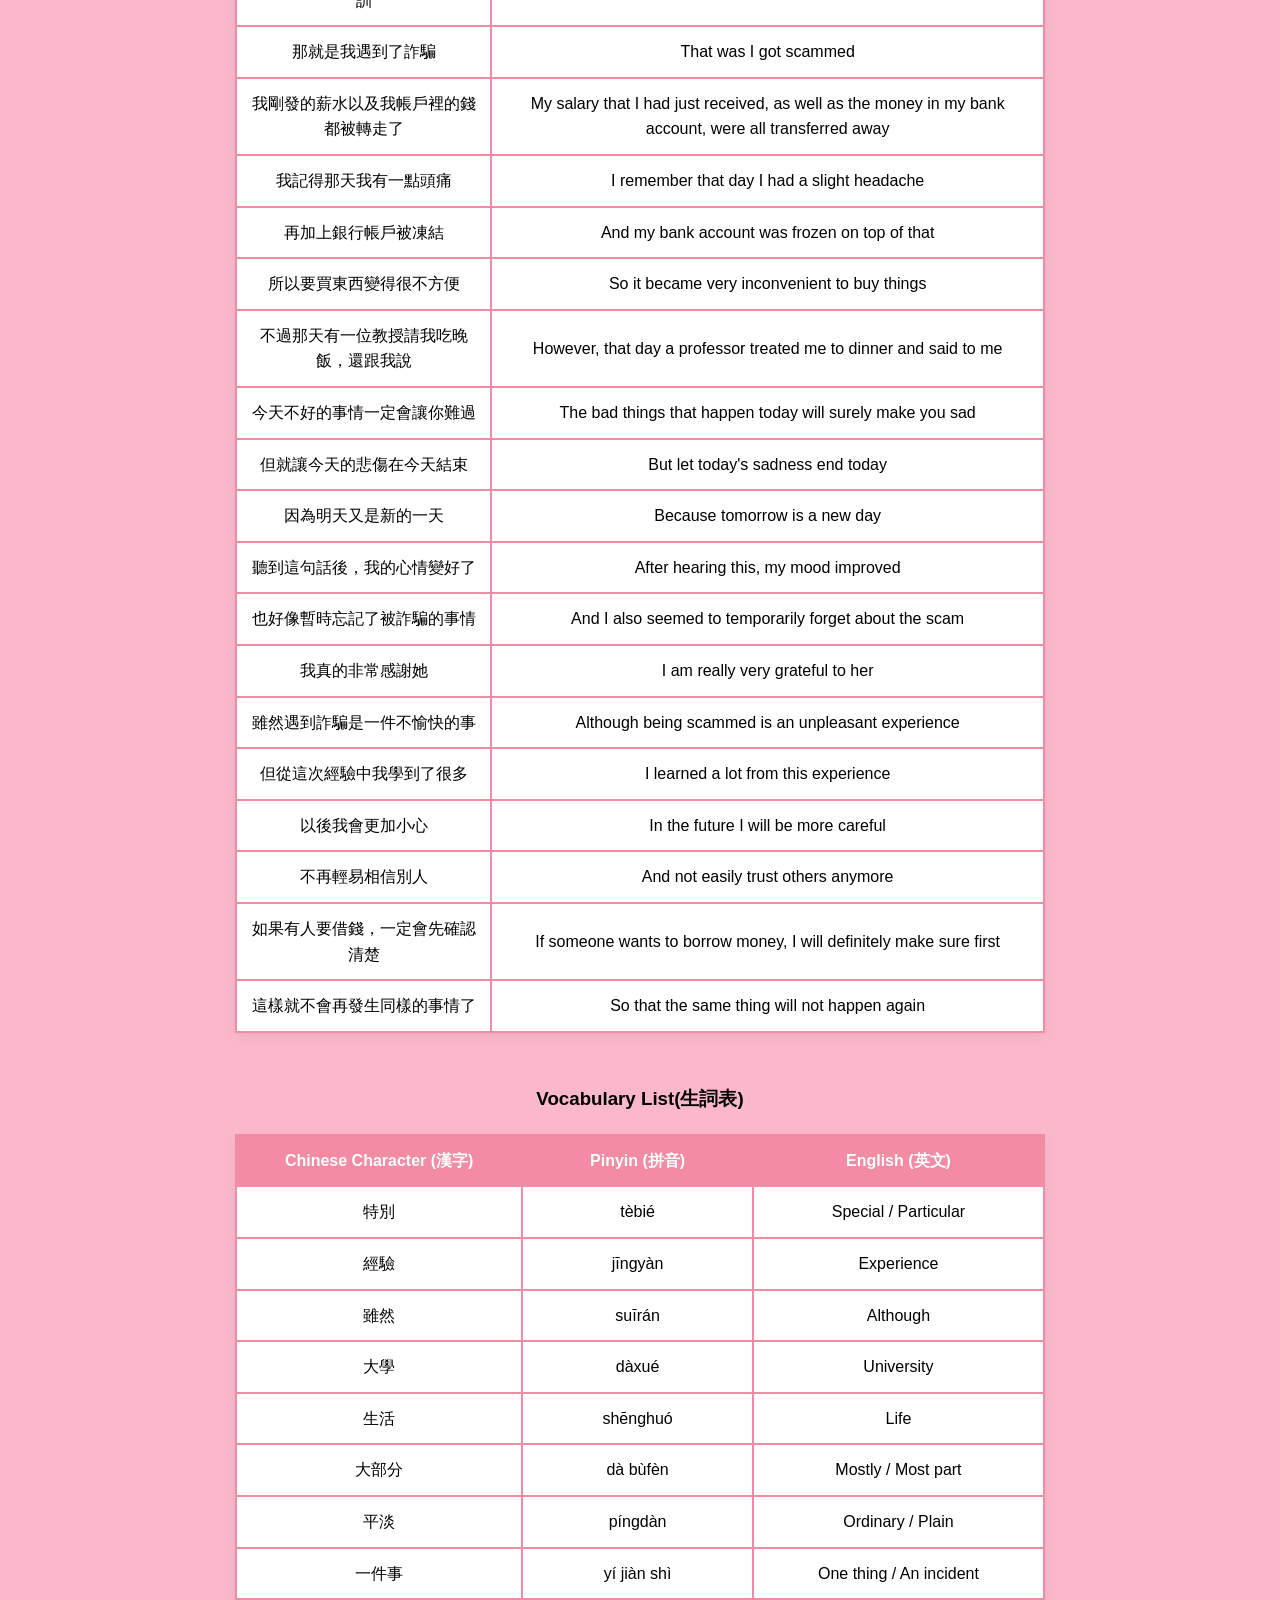
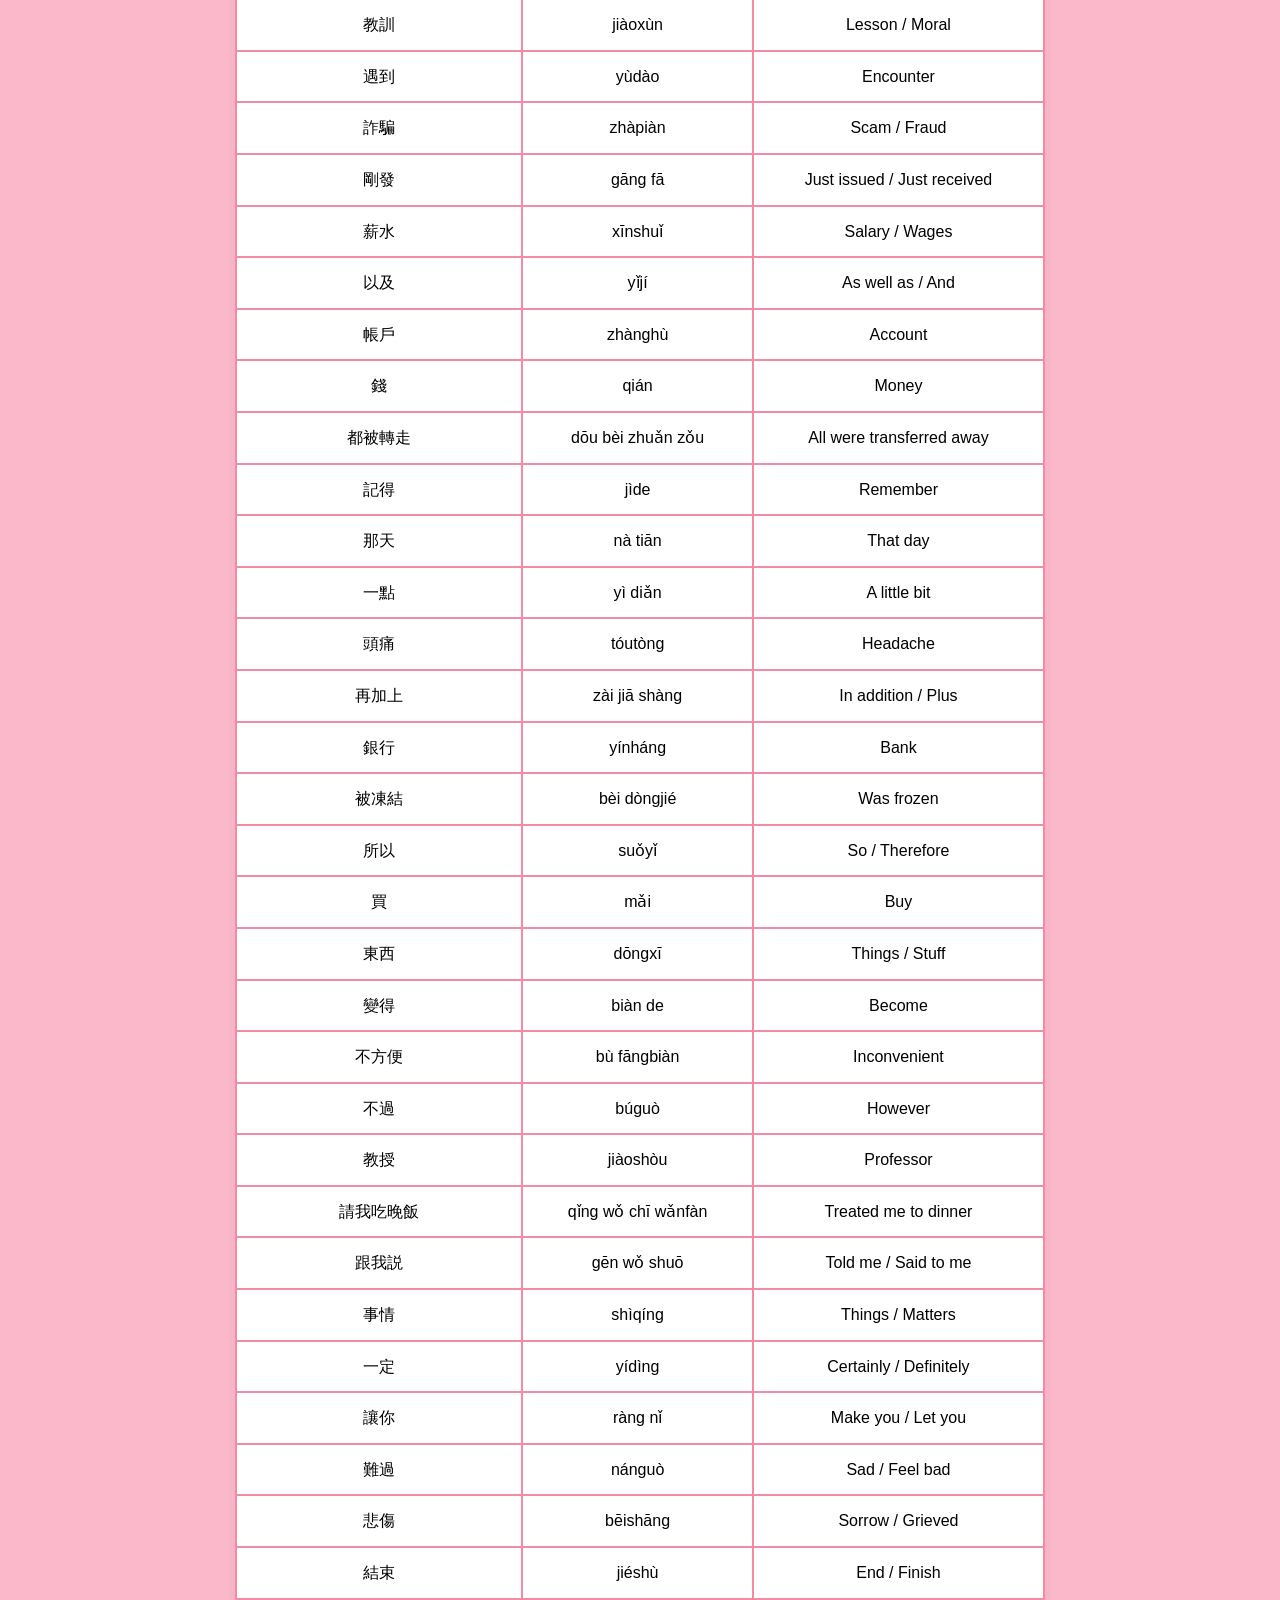
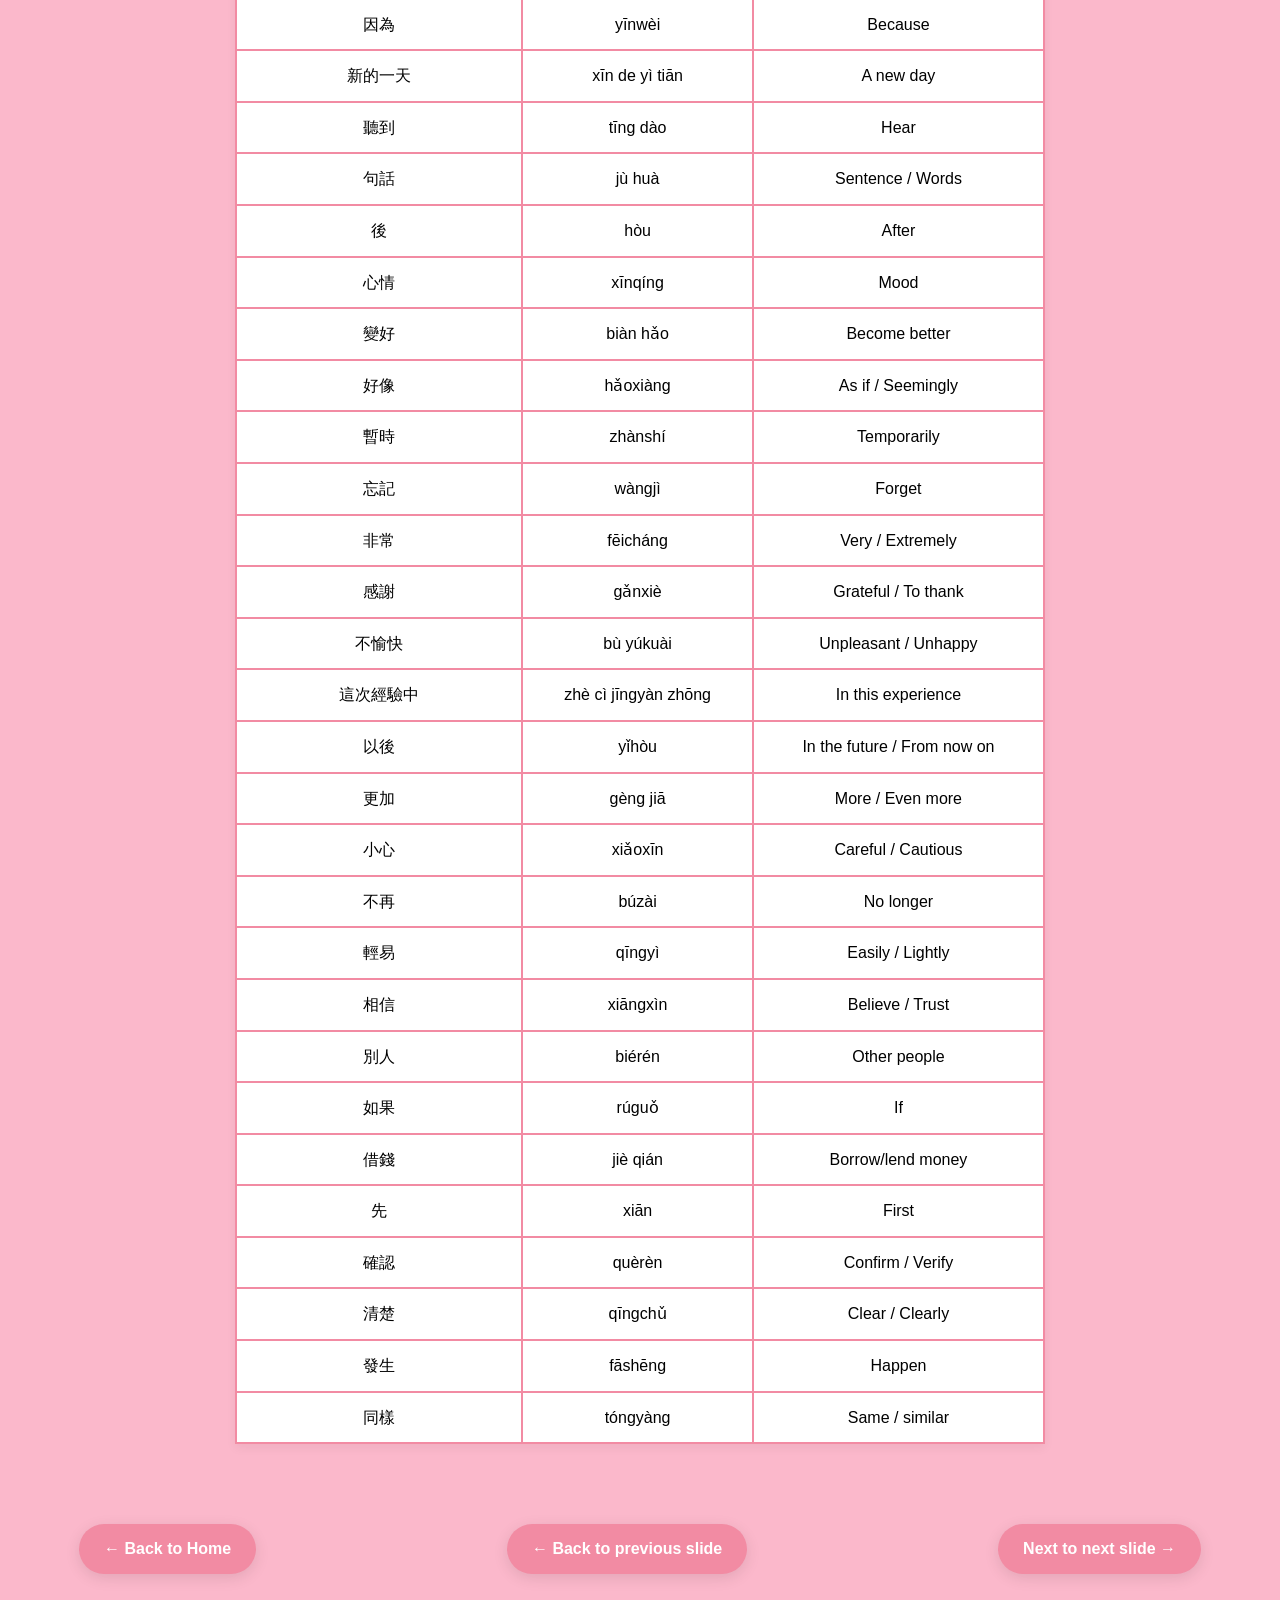
<file: slide7.html>
<!DOCTYPE html>
<html lang="id">
<head>
    <meta charset="UTF-8">
    <meta name="viewport" content="width=device-width, initial-scale=1.0">
    <title>Slide 7 Presentation</title>
    <link rel="stylesheet" href="slide7.css">
</head>
<body>
    <div class="decor-star star-1"></div>
    <div class="decor-star star-2"></div>
    <div class="decor-star star-3"></div>

    <header>
        <div class="header-particles"></div>
        
        <div class="header-content">
        <h1>Slide 7: 特別經驗</h1>
    </header>

    <main class="profile-container">
        <section class="photo-section">
            <img src="Slide7.jpg" alt="Foto Profil" class="profile-img">
        </section>

        <section class="text-section">
            <h2 class="mandarin-text">雖然我的大學生活大部分都很平淡，但有一件事讓我學到了很大的教訓，那就是我遇到了詐騙。我剛發的薪水以及我帳戶裡的錢都被轉走了。 我記得那天我有一點頭痛，再加上銀行帳戶被凍結，所以要買東西變得很不方便。
                <br><br>
                不過那天有一位教授請我吃晚飯，還跟我說：「今天不好的事情一定會讓你難過，但就讓今天的悲傷在今天結束，因為明天又是新的一天。」聽到這句話後，我的心情變好了，也好像暫時忘記了被詐騙的事情。我真的非常感謝她。
                <br><br>
                雖然遇到詐騙是一件不愉快的事，但從這次經驗中我學到了很多。以後我會更加小心，不再輕易相信別人，如果有人要借錢，一定會先確認清楚，這樣就不會再發生同樣的事情了。
            </h2>
        </section>

        <section class="text-section"><h2 class="english-text"> 
            Although most of my college life has been quite ordinary, there was one thing that taught me a very big lesson, which was that I encountered a scam. My salary that I had just received, as well as the money in my bank account, were all transferred away. I remember that day I had a slight headache, and on top of that, my bank account was frozen, so it became very inconvenient to buy things.
            <br><br>
            However, that day a professor treated me to dinner and said to me: “The bad things that happen today will surely make you sad, but let today's sadness end today, because tomorrow is a new day.” After hearing this, my mood improved, and I also seemed to temporarily forget about the scam. I am really very grateful to her.
            <br><br>
            Although being scammed is an unpleasant experience, I learned a lot from this incident. In the future, I will be more careful and not easily trust others. If someone wants to borrow money, I will definitely make sure to confirm things clearly first, so that the same thing will not happen again.
        </h2></section>
            
        <section class="tabel-section">
            <table class="Sentence-table">
                <thead>
                    <tr>
                        <th>Chinese (中文)</th>
                        <th>English (英文)</th> </tr>
                </thead>
                <tbody>
                    <tr>
                        <td>雖然我的大學生活大部分都很平淡</td>
                        <td>Although most of my college life has been quite ordinary</td>
                    </tr>
                    <tr>
                        <td>但有一件事讓我學到了很大的教訓</td>
                        <td>But there was one thing that taught me a very big lesson</td>
                    </tr>
                    <tr>
                        <td>那就是我遇到了詐騙</td>
                        <td>That was I got scammed</td>
                    </tr>
                    <tr>
                        <td>我剛發的薪水以及我帳戶裡的錢都被轉走了</td>
                        <td>My salary that I had just received, as well as the money in my bank account, were all transferred away</td>
                    </tr>
                    <tr>
                        <td>我記得那天我有一點頭痛</td>
                        <td>I remember that day I had a slight headache</td>
                    </tr>
                    <tr>
                        <td>再加上銀行帳戶被凍結</td>
                        <td>And my bank account was frozen on top of that</td>
                    </tr>
                    <tr>
                        <td>所以要買東西變得很不方便</td>
                        <td>So it became very inconvenient to buy things</td>
                    </tr>
                    <tr>
                        <td>不過那天有一位教授請我吃晚飯，還跟我說</td>
                        <td>However, that day a professor treated me to dinner and said to me</td>
                    </tr>
                    <tr>
                        <td>今天不好的事情一定會讓你難過</td>
                        <td>The bad things that happen today will surely make you sad</td>
                    </tr>
                    <tr>
                        <td>但就讓今天的悲傷在今天結束</td>
                        <td>But let today's sadness end today</td>
                    </tr>
                    <tr>
                        <td>因為明天又是新的一天</td>
                        <td>Because tomorrow is a new day</td>
                    </tr>
                    <tr>
                        <td>聽到這句話後，我的心情變好了</td>
                        <td>After hearing this, my mood improved</td>
                    </tr>
                    <tr>
                        <td>也好像暫時忘記了被詐騙的事情</td>
                        <td>And I also seemed to temporarily forget about the scam</td>
                    </tr>
                    <tr>
                        <td>我真的非常感謝她</td>
                        <td>I am really very grateful to her</td>
                    </tr>
                    <tr>
                        <td>雖然遇到詐騙是一件不愉快的事</td>
                        <td>Although being scammed is an unpleasant experience</td>
                    </tr>
                    <tr>
                        <td>但從這次經驗中我學到了很多</td>
                        <td>I learned a lot from this experience</td>
                    </tr>
                    <tr>
                        <td>以後我會更加小心</td>
                        <td>In the future I will be more careful</td>
                    </tr>
                    <tr>
                        <td>不再輕易相信別人</td>
                        <td>And not easily trust others anymore</td>
                    </tr>
                    <tr>
                        <td>如果有人要借錢，一定會先確認清楚</td>
                        <td>If someone wants to borrow money, I will definitely make sure first</td>
                    </tr>
                    <tr>
                        <td>這樣就不會再發生同樣的事情了</td>
                        <td>So that the same thing will not happen again</td>
                    </tr>
            </table> 
        </section>

        <br><br>

        <section class="table-section">
            <h3>Vocabulary List(生詞表)</h3>
            <table class="vocab-table">
                <thead>
                    <tr>
                        <th>Chinese Character (漢字)</th>
                        <th>Pinyin (拼音)</th>
                        <th>English (英文)</th>
                    </tr>
                </thead>
                <tbody>
 <tr>
                        <td>特別</td>
                        <td>tèbié</td>
                        <td>Special / Particular</td>
                    </tr>
                    <tr>
                        <td>經驗</td>
                        <td>jīngyàn</td>
                        <td>Experience</td>
                    </tr>
                    <tr>
                        <td>雖然</td>
                        <td>suīrán</td>
                        <td>Although</td>
                    </tr>
                    <tr>
                        <td>大學</td>
                        <td>dàxué</td>
                        <td>University</td>
                    </tr>
                    <tr>
                        <td>生活</td>
                        <td>shēnghuó</td>
                        <td>Life</td>
                    </tr>
                    <tr>
                        <td>大部分</td>
                        <td>dà bùfèn</td>
                        <td>Mostly / Most part</td>
                    </tr>
                    <tr>
                        <td>平淡</td>
                        <td>píngdàn</td>
                        <td>Ordinary / Plain</td>
                    </tr>
                    <tr>
                        <td>一件事</td>
                        <td>yí jiàn shì</td>
                        <td>One thing / An incident</td>
                    </tr>
                    <tr>
                        <td>教訓</td>
                        <td>jiàoxùn</td>
                        <td>Lesson / Moral</td>
                    </tr>
                    <tr>
                        <td>遇到</td>
                        <td>yùdào</td>
                        <td>Encounter</td>
                    </tr>
                    <tr>
                        <td>詐騙</td>
                        <td>zhàpiàn</td>
                        <td>Scam / Fraud</td>
                    </tr>
                    <tr>
                        <td>剛發</td>
                        <td>gāng fā</td>
                        <td>Just issued / Just received</td>
                    </tr>
                    <tr>
                        <td>薪水</td>
                        <td>xīnshuǐ</td>
                        <td>Salary / Wages</td>
                    </tr>
                    <tr>
                        <td>以及</td>
                        <td>yǐjí</td>
                        <td>As well as / And</td>
                    </tr>
                    <tr>
                        <td>帳戶</td>
                        <td>zhànghù</td>
                        <td>Account</td>
                    </tr>
                    <tr>
                        <td>錢</td>
                        <td>qián</td>
                        <td>Money</td>
                    </tr>
                    <tr>
                        <td>都被轉走</td>
                        <td>dōu bèi zhuǎn zǒu</td>
                        <td>All were transferred away</td>
                    </tr>
                    <tr>
                        <td>記得</td>
                        <td>jìde</td>
                        <td>Remember</td>
                    </tr>
                    <tr>
                        <td>那天</td>
                        <td>nà tiān</td>
                        <td>That day</td>
                    </tr>
                    <tr>
                        <td>一點</td>
                        <td>yì diǎn</td>
                        <td>A little bit</td>
                    </tr>
                    <tr>
                        <td>頭痛</td>
                        <td>tóutòng</td>
                        <td>Headache</td>
                    </tr>
                    <tr>
                        <td>再加上</td>
                        <td>zài jiā shàng</td>
                        <td>In addition / Plus</td>
                    </tr>
                    <tr>
                        <td>銀行</td>
                        <td>yínháng</td>
                        <td>Bank</td>
                    </tr>
                    <tr>
                        <td>被凍結</td>
                        <td>bèi dòngjié</td>
                        <td>Was frozen</td>
                    </tr>
                    <tr>
                        <td>所以</td>
                        <td>suǒyǐ</td>
                        <td>So / Therefore</td>
                    </tr>
                    <tr>
                        <td>買</td>
                        <td>mǎi</td>
                        <td>Buy</td>
                    </tr>
                    <tr>
                        <td>東西</td>
                        <td>dōngxī</td>
                        <td>Things / Stuff</td>
                    </tr>
                    <tr>
                        <td>變得</td>
                        <td>biàn de</td>
                        <td>Become</td>
                    </tr>
                    <tr>
                        <td>不方便</td>
                        <td>bù fāngbiàn</td>
                        <td>Inconvenient</td>
                    </tr>
                    <tr>
                        <td>不過</td>
                        <td>búguò</td>
                        <td>However</td>
                    </tr>
                    <tr>
                        <td>教授</td>
                        <td>jiàoshòu</td>
                        <td>Professor</td>
                    </tr>
                    <tr>
                        <td>請我吃晚飯</td>
                        <td>qǐng wǒ chī wǎnfàn</td>
                        <td>Treated me to dinner</td>
                    </tr>
                    <tr>
                        <td>跟我説</td>
                        <td>gēn wǒ shuō</td>
                        <td>Told me / Said to me</td>
                    </tr>
                    <tr>
                        <td>事情</td>
                        <td>shìqíng</td>
                        <td>Things / Matters</td>
                    </tr>
                    <tr>
                        <td>一定</td>
                        <td>yídìng</td>
                        <td>Certainly / Definitely</td>
                    </tr>
                    <tr>
                        <td>讓你</td>
                        <td>ràng nǐ</td>
                        <td>Make you / Let you</td>
                    </tr>
                    <tr>
                        <td>難過</td>
                        <td>nánguò</td>
                        <td>Sad / Feel bad</td>
                    </tr>
                    <tr>
                        <td>悲傷</td>
                        <td>bēishāng</td>
                        <td>Sorrow / Grieved</td>
                    </tr>
                    <tr>
                        <td>結束</td>
                        <td>jiéshù</td>
                        <td>End / Finish</td>
                    </tr>
                    <tr>
                        <td>因為</td>
                        <td>yīnwèi</td>
                        <td>Because</td>
                    </tr>
                    <tr>
                        <td>新的一天</td>
                        <td>xīn de yì tiān</td>
                        <td>A new day</td>
                    </tr>
                    <tr>
                        <td>聽到</td>
                        <td>tīng dào</td>
                        <td>Hear</td>
                    </tr>
                    <tr>
                        <td>句話</td>
                        <td>jù huà</td>
                        <td>Sentence / Words</td>
                    </tr>
                    <tr>
                        <td>後</td>
                        <td>hòu</td>
                        <td>After</td>
                    </tr>
                    <tr>
                        <td>心情</td>
                        <td>xīnqíng</td>
                        <td>Mood</td>
                    </tr>
                    <tr>
                        <td>變好</td>
                        <td>biàn hǎo</td>
                        <td>Become better</td>
                    </tr>
                    <tr>
                        <td>好像</td>
                        <td>hǎoxiàng</td>
                        <td>As if / Seemingly</td>
                    </tr>
                    <tr>
                        <td>暫時</td>
                        <td>zhànshí</td>
                        <td>Temporarily</td>
                    </tr>
                    <tr>
                        <td>忘記</td>
                        <td>wàngjì</td>
                        <td>Forget</td>
                    </tr>
                    <tr>
                        <td>非常</td>
                        <td>fēicháng</td>
                        <td>Very / Extremely</td>
                    </tr>
                    <tr>
                        <td>感謝</td>
                        <td>gǎnxiè</td>
                        <td>Grateful / To thank</td>
                    </tr>
                    <tr>
                        <td>不愉快</td>
                        <td>bù yúkuài</td>
                        <td>Unpleasant / Unhappy</td>
                    </tr>
                    <tr>
                        <td>這次經驗中</td>
                        <td>zhè cì jīngyàn zhōng</td>
                        <td>In this experience</td>
                    </tr>
                    <tr>
                        <td>以後</td>
                        <td>yǐhòu</td>
                        <td>In the future / From now on</td>
                    </tr>
                    <tr>
                        <td>更加</td>
                        <td>gèng jiā</td>
                        <td>More / Even more</td>
                    </tr>
                    <tr>
                        <td>小心</td>
                        <td>xiǎoxīn</td>
                        <td>Careful / Cautious</td>
                    </tr>
                    <tr>
                        <td>不再</td>
                        <td>búzài</td>
                        <td>No longer</td>
                    </tr>
                    <tr>
                        <td>輕易</td>
                        <td>qīngyì</td>
                        <td>Easily / Lightly</td>
                    </tr>
                    <tr>
                        <td>相信</td>
                        <td>xiāngxìn</td>
                        <td>Believe / Trust</td>
                    </tr>
                    <tr>
                        <td>別人</td>
                        <td>biérén</td>
                        <td>Other people</td>
                    </tr>
                    <tr>
                        <td>如果</td>
                        <td>rúguǒ</td>
                        <td>If</td>
                    </tr>
                    <tr>
                        <td>借錢</td>
                        <td>jiè qián</td>
                        <td>Borrow/lend money</td>
                    </tr>
                    <tr>
                        <td>先</td>
                        <td>xiān</td>
                        <td>First</td>
                    </tr>
                    <tr>
                        <td>確認</td>
                        <td>quèrèn</td>
                        <td>Confirm / Verify</td>
                    </tr>
                    <tr>
                        <td>清楚</td>
                        <td>qīngchǔ</td>
                        <td>Clear / Clearly</td>
                    </tr>
                    <tr>
                        <td>發生</td>
                        <td>fāshēng</td>
                        <td>Happen</td>
                    </tr>
                    <tr>
                        <td>同樣</td>
                        <td>tóngyàng</td>
                        <td>Same / similar</td>
                    </tr>
                </tbody>
            </table>
        </section>
    </main>

        <nav class="back-nav">
        <ul>
            <li><a href="index.html">← Back to Home</a></li>
            <li><a href="slide6.html" class="btn-next">← Back to previous slide</a></li>
            <li><a href="slide8.html" class="btn-next">Next to next slide →</a></li>
        </ul>
    </nav>


</body>
</html>
</file>
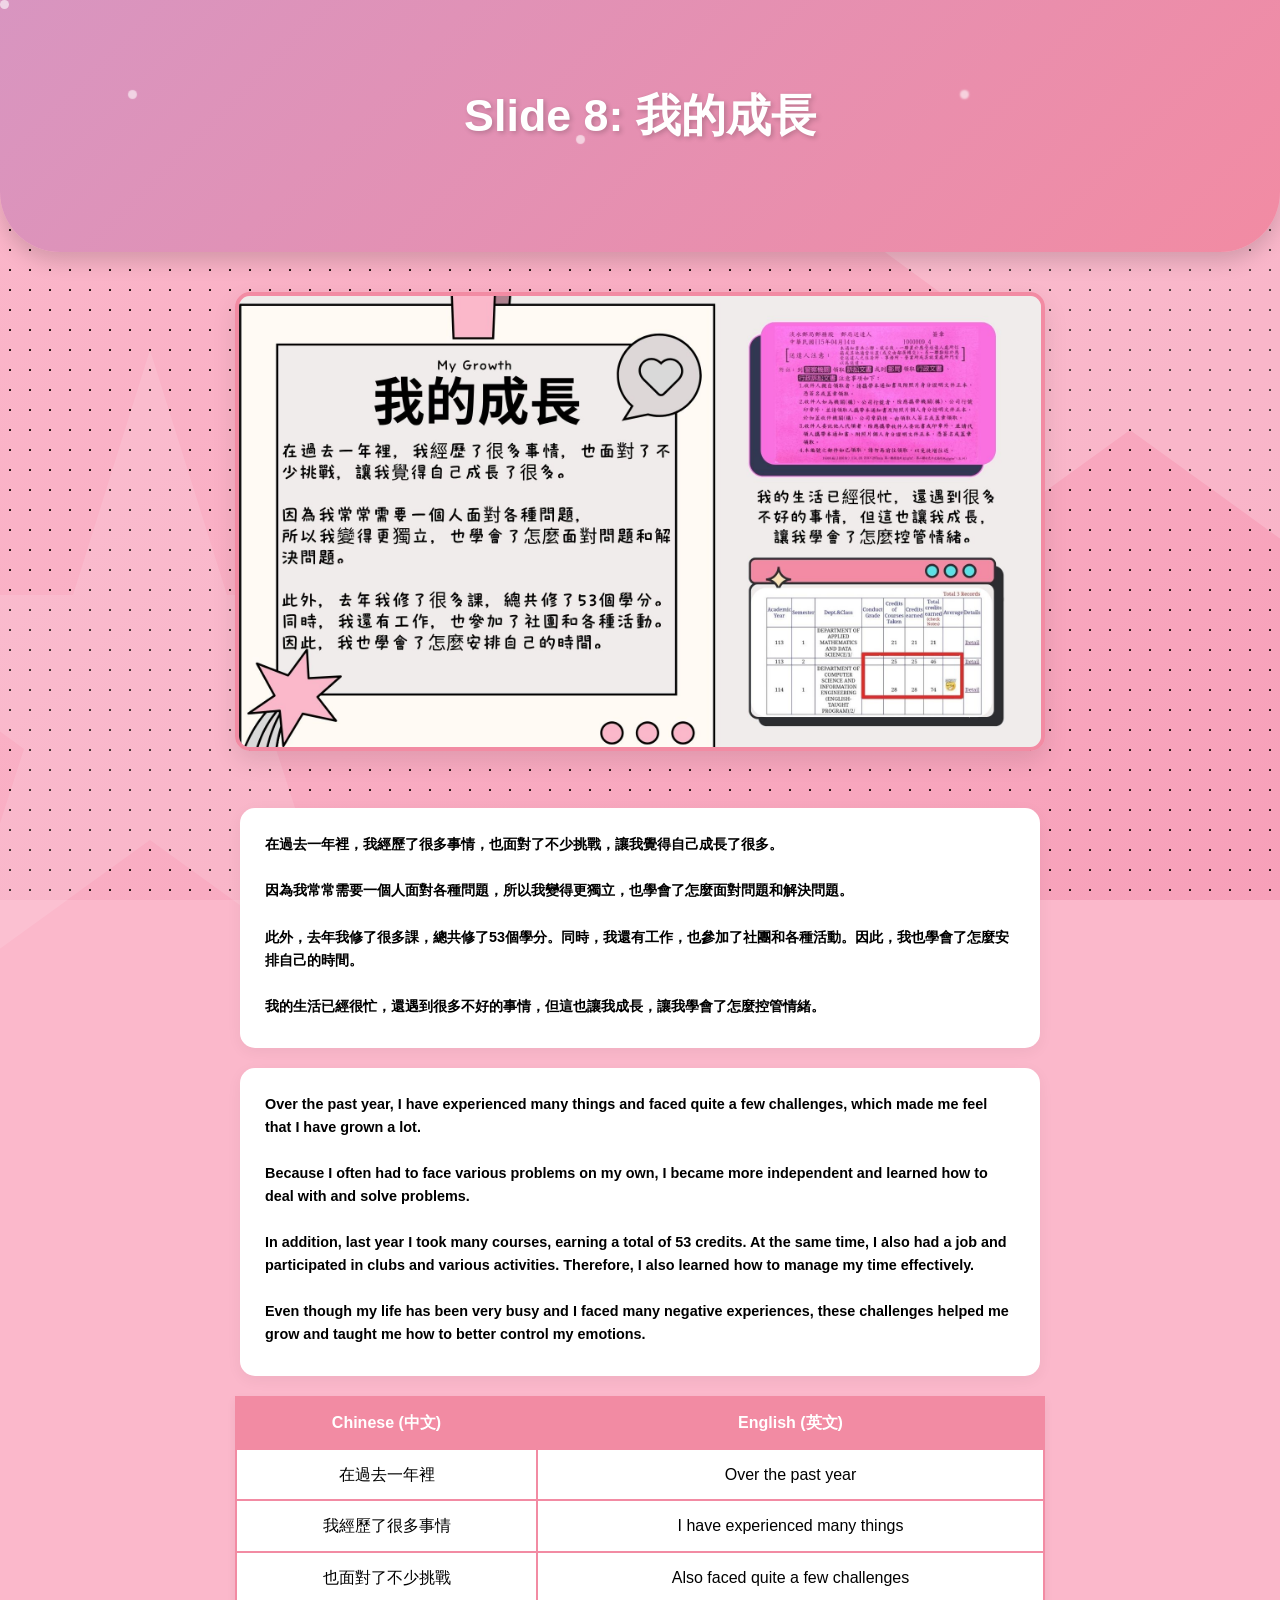
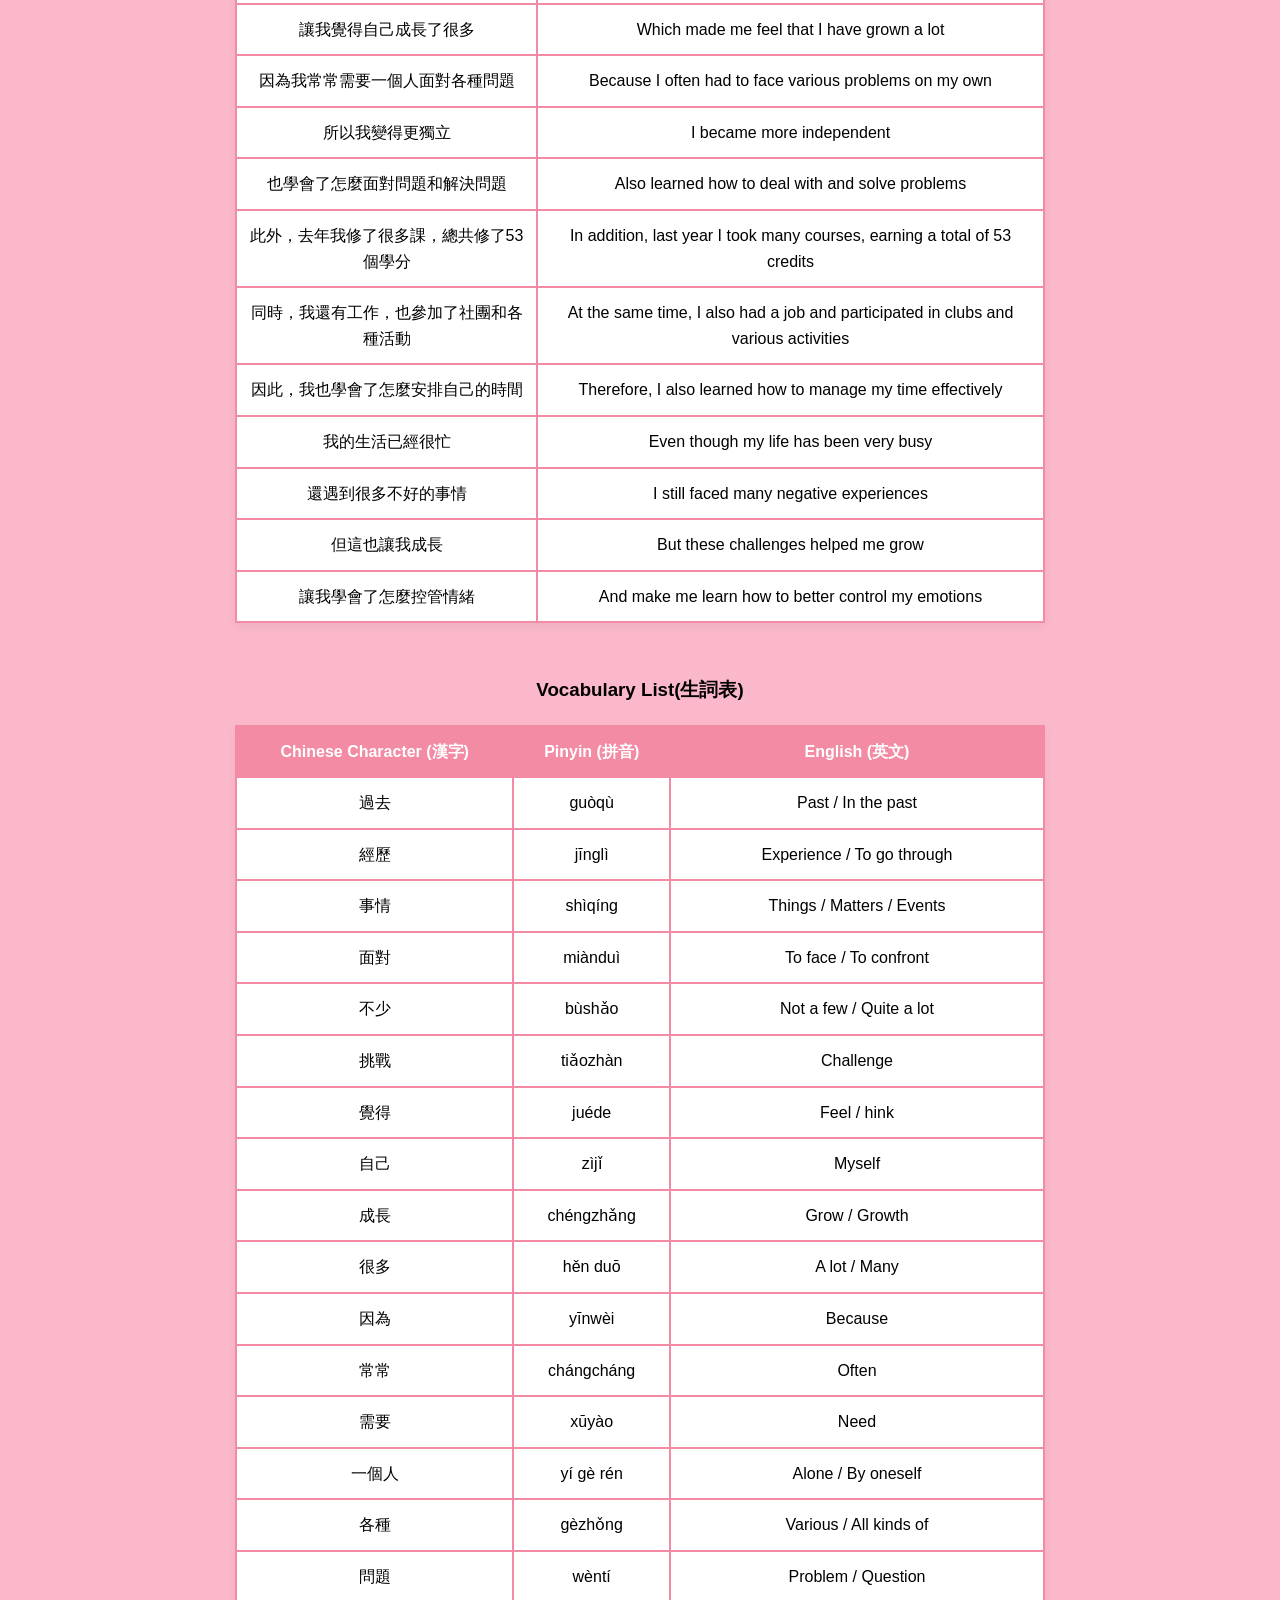
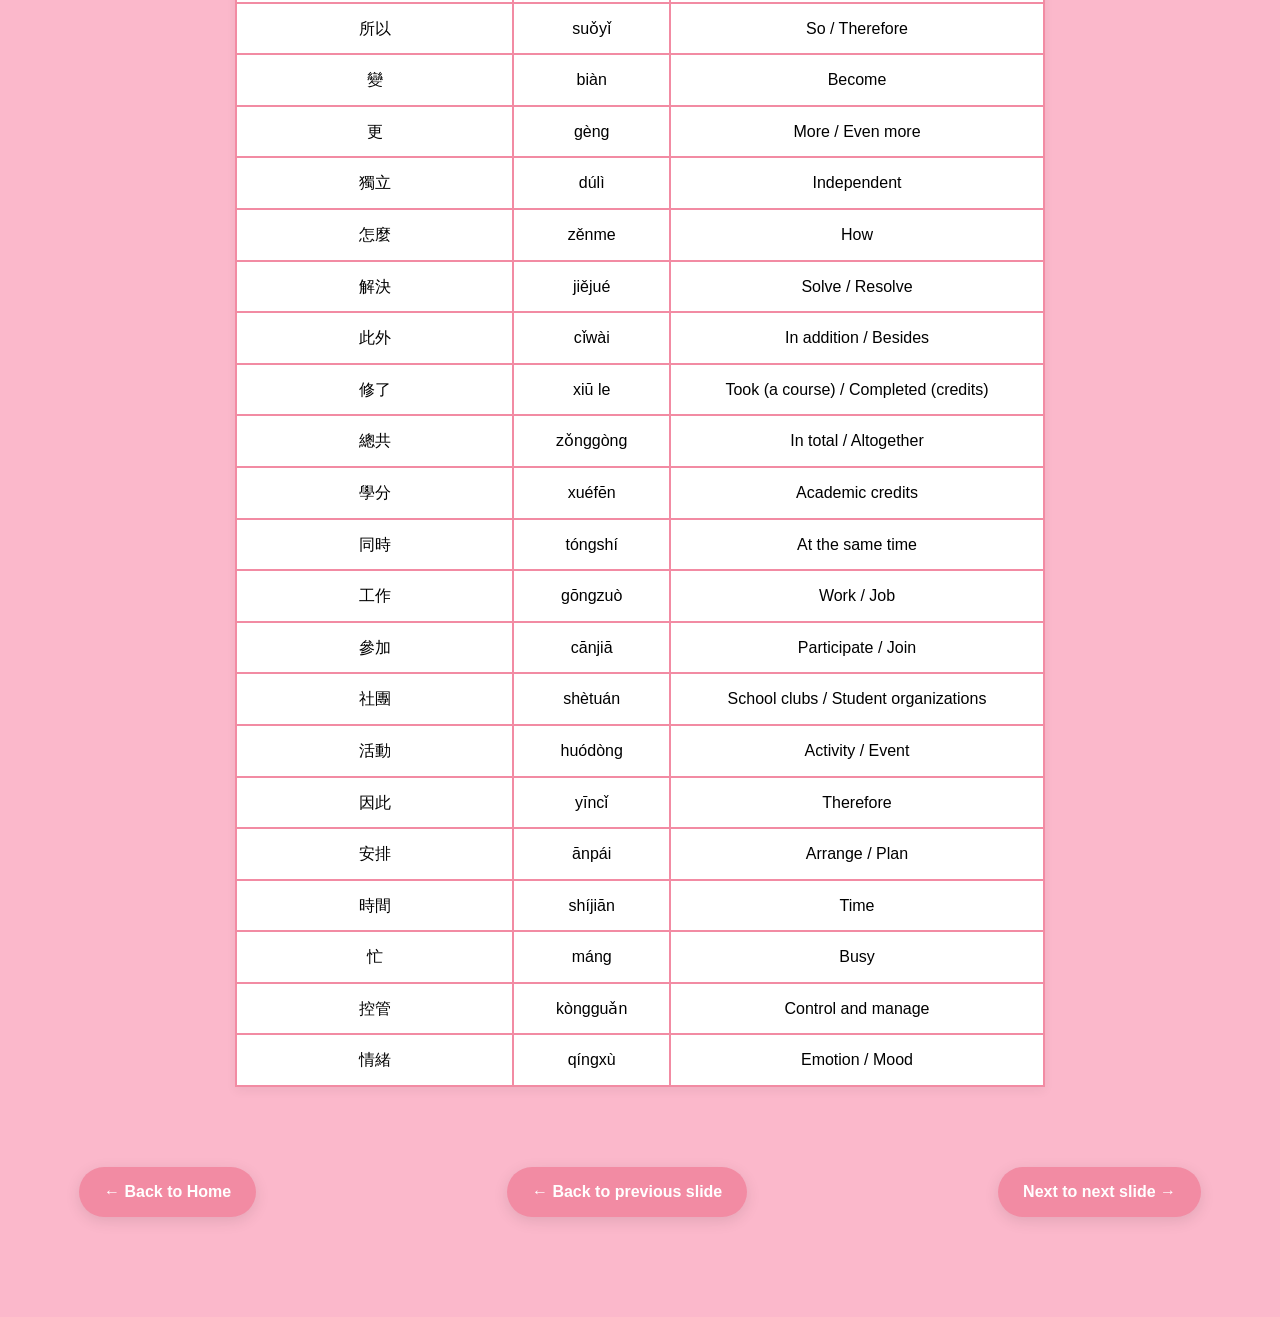
<file: slide8.html>
<!DOCTYPE html>
<html lang="id">
<head>
    <meta charset="UTF-8">
    <meta name="viewport" content="width=device-width, initial-scale=1.0">
    <title>Slide 8 Presentation</title>
    <link rel="stylesheet" href="slide8.css">
</head>
<body>
    <div class="decor-star star-1"></div>
    <div class="decor-star star-2"></div>
    <div class="decor-star star-3"></div>

    <header>
        <div class="header-particles"></div>
        
        <div class="header-content">
        <h1>Slide 8: 我的成長</h1>
    </header>

    <main class="profile-container">
        <section class="photo-section">
            <img src="Slide8.jpg" alt="Foto Profil" class="profile-img">
        </section>

        <section class="text-section">
            <h2 class="mandarin-text">在過去一年裡，我經歷了很多事情，也面對了不少挑戰，讓我覺得自己成長了很多。
                <br><br>
                因為我常常需要一個人面對各種問題，所以我變得更獨立，也學會了怎麼面對問題和解決問題。
                <br><br>
                此外，去年我修了很多課，總共修了53個學分。同時，我還有工作，也參加了社團和各種活動。因此，我也學會了怎麼安排自己的時間。
                <br><br>
                我的生活已經很忙，還遇到很多不好的事情，但這也讓我成長，讓我學會了怎麼控管情緒。
            </h2>
        </section>

        <section class="text-section"><h2 class="english-text"> 
            Over the past year, I have experienced many things and faced quite a few challenges, which made me feel that I have grown a lot.
            <br><br>
            Because I often had to face various problems on my own, I became more independent and learned how to deal with and solve problems.
            <br><br>
            In addition, last year I took many courses, earning a total of 53 credits. At the same time, I also had a job and participated in clubs and various activities. Therefore, I also learned how to manage my time effectively.
            <br><br>
            Even though my life has been very busy and I faced many negative experiences, these challenges helped me grow and taught me how to better control my emotions.
        </h2></section>
            
        <section class="tabel-section">
            <table class="Sentence-table">
                <thead>
                    <tr>
                        <th>Chinese (中文)</th>
                        <th>English (英文)</th> </tr>
                </thead>
                <tbody>
                    <tr>
                        <td>在過去一年裡</td>
                        <td>Over the past year</td>
                    </tr>
                    <tr>
                        <td>我經歷了很多事情</td>
                        <td>I have experienced many things</td>
                    </tr>
                    <tr>
                        <td>也面對了不少挑戰</td>
                        <td>Also faced quite a few challenges</td>
                    </tr>
                    <tr>
                        <td>讓我覺得自己成長了很多</td>
                        <td>Which made me feel that I have grown a lot</td>
                    </tr>
                    <tr>
                        <td>因為我常常需要一個人面對各種問題</td>
                        <td>Because I often had to face various problems on my own</td>
                    </tr>
                    <tr>
                        <td>所以我變得更獨立</td>
                        <td>I became more independent</td>
                    </tr>
                    <tr>
                        <td>也學會了怎麼面對問題和解決問題</td>
                        <td>Also learned how to deal with and solve problems</td>
                    </tr>
                    <tr>
                        <td>此外，去年我修了很多課，總共修了53個學分</td>
                        <td>In addition, last year I took many courses, earning a total of 53 credits</td>
                    </tr>
                    <tr>
                        <td>同時，我還有工作，也參加了社團和各種活動</td>
                        <td>At the same time, I also had a job and participated in clubs and various activities</td>
                    </tr>
                    <tr>
                        <td>因此，我也學會了怎麼安排自己的時間</td>
                        <td>Therefore, I also learned how to manage my time effectively</td>
                    </tr>
                    <tr>
                        <td>我的生活已經很忙</td>
                        <td>Even though my life has been very busy</td>
                    </tr>
                    <tr>
                        <td>還遇到很多不好的事情</td>
                        <td>I still faced many negative experiences</td>
                    </tr>
                    <tr>
                        <td>但這也讓我成長</td>
                        <td>But these challenges helped me grow</td>
                    </tr>
                    <tr>
                        <td>讓我學會了怎麼控管情緒</td>
                        <td>And make me learn how to better control my emotions</td>
                    </tr>
            </table> 
        </section>

        <br><br>

        <section class="table-section">
            <h3>Vocabulary List(生詞表)</h3>
            <table class="vocab-table">
                <thead>
                    <tr>
                        <th>Chinese Character (漢字)</th>
                        <th>Pinyin (拼音)</th>
                        <th>English (英文)</th>
                    </tr>
                </thead>
                <tbody>
                    <tr>
                        <td>過去</td>
                        <td>guòqù</td>
                        <td>Past / In the past</td>
                    </tr>
                    <tr>
                        <td>經歷</td>
                        <td>jīnglì</td>
                        <td>Experience / To go through</td>
                    </tr>
                    <tr>
                        <td>事情</td>
                        <td>shìqíng</td>
                        <td>Things / Matters / Events</td>
                    </tr>
                    <tr>
                        <td>面對</td>
                        <td>miànduì</td>
                        <td>To face / To confront</td>
                    </tr>
                    <tr>
                        <td>不少</td>
                        <td>bùshǎo</td>
                        <td>Not a few / Quite a lot</td>
                    </tr>
                    <tr>
                        <td>挑戰</td>
                        <td>tiǎozhàn</td>
                        <td>Challenge</td>
                    </tr>
                    <tr>
                        <td>覺得</td>
                        <td>juéde</td>
                        <td>Feel / hink</td>
                    </tr>
                    <tr>
                        <td>自己</td>
                        <td>zìjǐ</td>
                        <td>Myself</td>
                    </tr>
                    <tr>
                        <td>成長</td>
                        <td>chéngzhǎng</td>
                        <td>Grow / Growth</td>
                    </tr>
                    <tr>
                        <td>很多</td>
                        <td>hěn duō</td>
                        <td>A lot / Many</td>
                    </tr>
                    <tr>
                        <td>因為</td>
                        <td>yīnwèi</td>
                        <td>Because</td>
                    </tr>
                    <tr>
                        <td>常常</td>
                        <td>chángcháng</td>
                        <td>Often</td>
                    </tr>
                    <tr>
                        <td>需要</td>
                        <td>xūyào</td>
                        <td>Need</td>
                    </tr>
                    <tr>
                        <td>一個人</td>
                        <td>yí gè rén</td>
                        <td>Alone / By oneself</td>
                    </tr>
                     <tr>
                        <td>各種</td>
                        <td>gèzhǒng</td>
                        <td>Various / All kinds of</td>
                    </tr>
                    <tr>
                        <td>問題</td>
                        <td>wèntí</td>
                        <td>Problem / Question</td>
                    </tr>
                    <tr>
                        <td>所以</td>
                        <td>suǒyǐ</td>
                        <td>So / Therefore</td>
                    </tr>
                    <tr>
                        <td>變</td>
                        <td>biàn</td>
                        <td>Become</td>
                    </tr>
                    <tr>
                        <td>更</td>
                        <td>gèng</td>
                        <td>More / Even more</td>
                    </tr>
                    <tr>
                        <td>獨立</td>
                        <td>dúlì</td>
                        <td>Independent</td>
                    </tr>
                    <tr>
                        <td>怎麼</td>
                        <td>zěnme</td>
                        <td>How</td>
                    </tr>
                    <tr>
                        <td>解決</td>
                        <td>jiějué</td>
                        <td>Solve / Resolve</td>
                    </tr>
                    <tr>
                        <td>此外</td>
                        <td>cǐwài</td>
                        <td>In addition / Besides</td>
                    </tr>
                    <tr>
                        <td>修了</td>
                        <td>xiū le</td>
                        <td>Took (a course) / Completed (credits)</td>
                    </tr>
                    <tr>
                        <td>總共</td>
                        <td>zǒnggòng</td>
                        <td>In total / Altogether</td>
                    </tr>
                    <tr>
                        <td>學分</td>
                        <td>xuéfēn</td>
                        <td>Academic credits</td>
                    </tr>
                    <tr>
                        <td>同時</td>
                        <td>tóngshí</td>
                        <td>At the same time</td>
                    </tr>
                    <tr>
                        <td>工作</td>
                        <td>gōngzuò</td>
                        <td>Work / Job</td>
                    </tr>
                    <tr>
                        <td>參加</td>
                        <td>cānjiā</td>
                        <td>Participate / Join</td>
                    </tr>
                    <tr>
                        <td>社團</td>
                        <td>shètuán</td>
                        <td>School clubs / Student organizations</td>
                    </tr>
                    <tr>
                        <td>活動</td>
                        <td>huódòng</td>
                        <td>Activity / Event</td>
                    </tr>
                    <tr>
                        <td>因此</td>
                        <td>yīncǐ</td>
                        <td>Therefore</td>
                    </tr>
                    <tr>
                        <td>安排</td>
                        <td>ānpái</td>
                        <td>Arrange / Plan</td>
                    </tr>
                    <tr>
                        <td>時間</td>
                        <td>shíjiān</td>
                        <td>Time</td>
                    </tr>
                    <tr>
                        <td>忙</td>
                        <td>máng</td>
                        <td>Busy</td>
                    </tr>
                    <tr>
                        <td>控管</td>
                        <td>kòngguǎn</td>
                        <td>Control and manage</td>
                    </tr>
                    <tr>
                        <td>情緒</td>
                        <td>qíngxù</td>
                        <td>Emotion / Mood</td>
                    </tr>
                </tbody>
            </table>
        </section>
    </main>

        <nav class="back-nav">
        <ul>
            <li><a href="index.html">← Back to Home</a></li>
            <li><a href="slide7.html" class="btn-next">← Back to previous slide</a></li>
            <li><a href="slide9.html" class="btn-next">Next to next slide →</a></li>
        </ul>
    </nav>


</body>
</html>
</file>
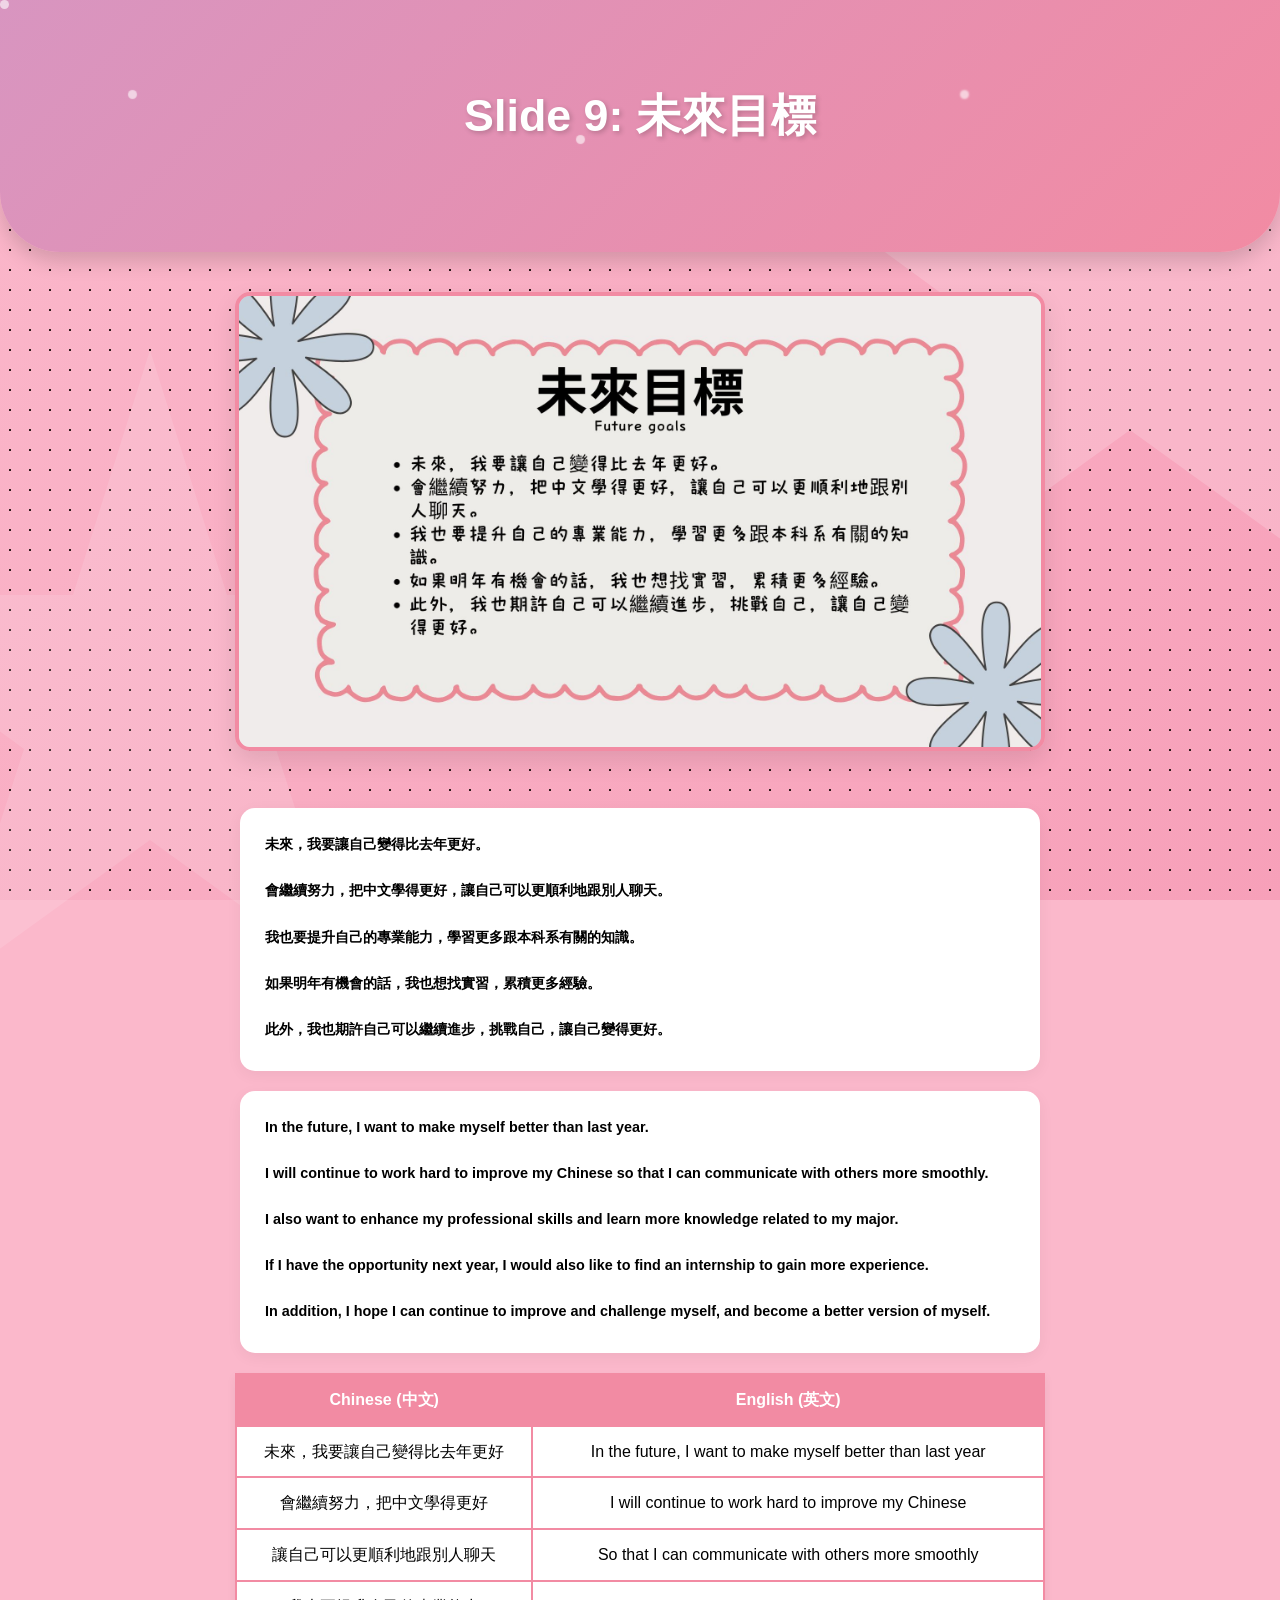
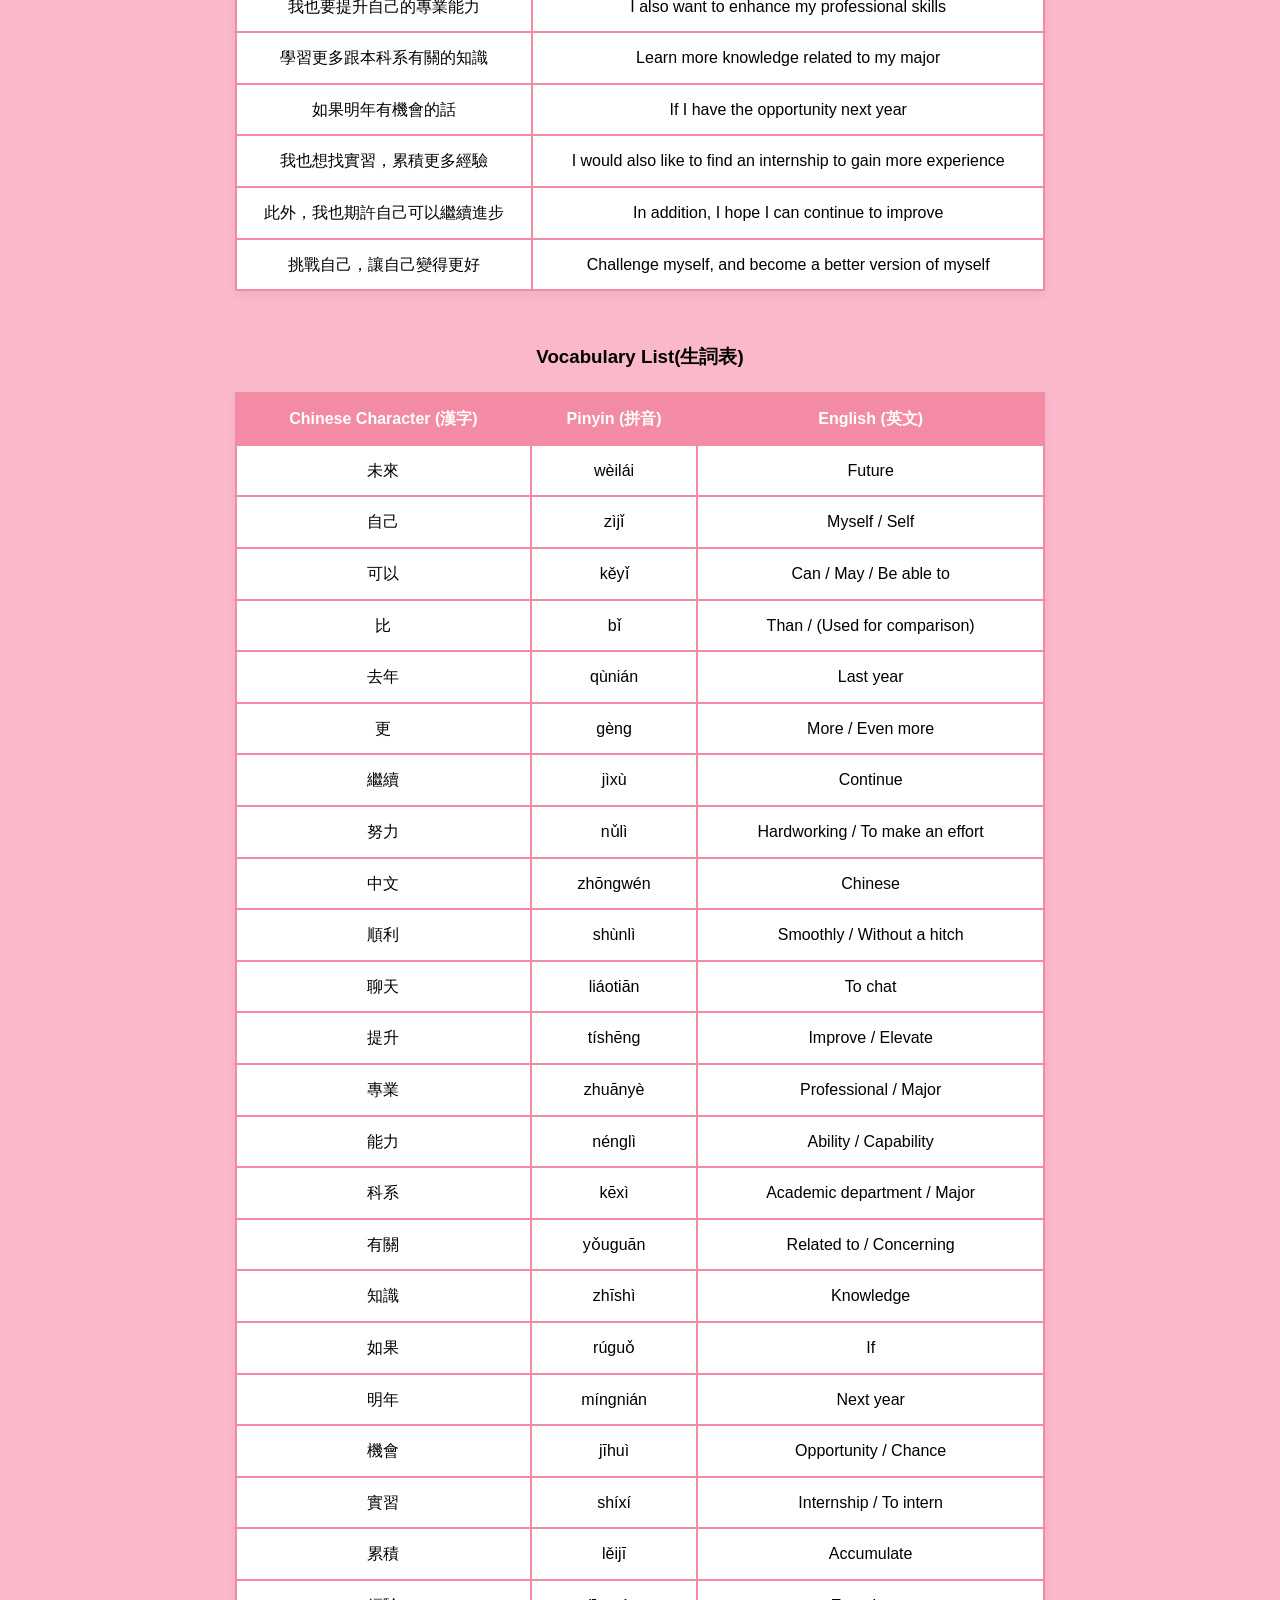
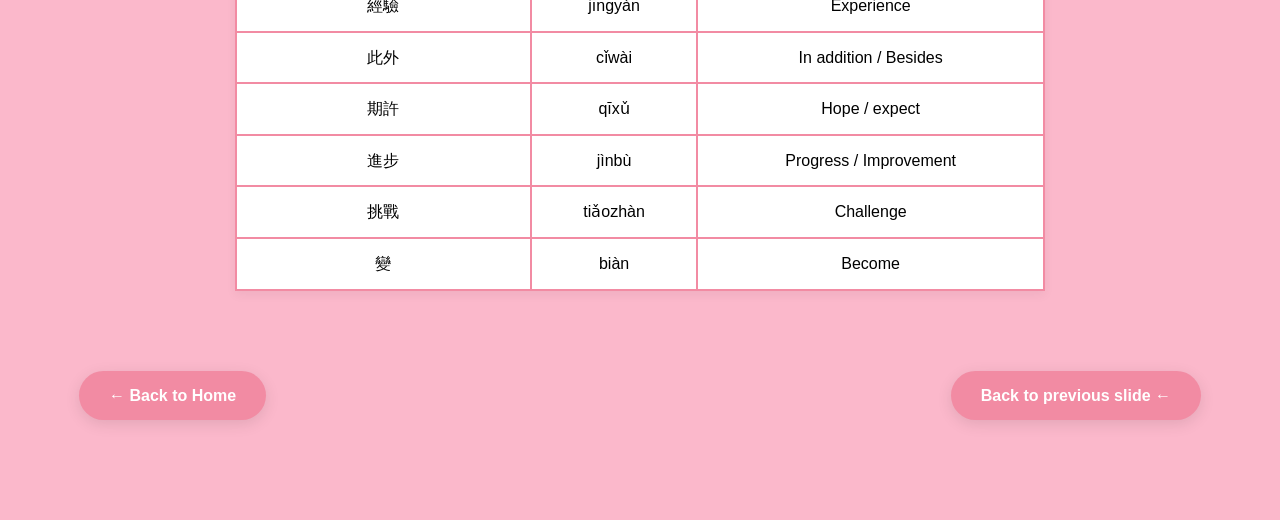
<file: slide9.html>
<!DOCTYPE html>
<html lang="id">
<head>
    <meta charset="UTF-8">
    <meta name="viewport" content="width=device-width, initial-scale=1.0">
    <title>Slide 9 Presentation</title>
    <link rel="stylesheet" href="slide9.css">
</head>
<body>
    <div class="decor-star star-1"></div>
    <div class="decor-star star-2"></div>
    <div class="decor-star star-3"></div>

    <header>
        <div class="header-particles"></div>
        
        <div class="header-content">
        <h1>Slide 9: 未來目標</h1>
    </header>

    <main class="profile-container">
        <section class="photo-section">
            <img src="Slide9.jpg" alt="Foto Profil" class="profile-img">
        </section>

        <section class="text-section">
            <h2 class="mandarin-text">未來，我要讓自己變得比去年更好。
                <br><br>
                會繼續努力，把中文學得更好，讓自己可以更順利地跟別人聊天。
                <br><br>
                我也要提升自己的專業能力，學習更多跟本科系有關的知識。
                <br><br>
                如果明年有機會的話，我也想找實習，累積更多經驗。
                <br><br>
                此外，我也期許自己可以繼續進步，挑戰自己，讓自己變得更好。
            </h2>
        </section>

        <section class="text-section"><h2 class="english-text"> 
            In the future, I want to make myself better than last year.
            <br><br>
            I will continue to work hard to improve my Chinese so that I can communicate with others more smoothly.
            <br><br>
            I also want to enhance my professional skills and learn more knowledge related to my major.
            <br><br>
            If I have the opportunity next year, I would also like to find an internship to gain more experience.
            <br><br>
            In addition, I hope I can continue to improve and challenge myself, and become a better version of myself.
        </h2></section>
            
        <section class="tabel-section">
            <table class="Sentence-table">
                <thead>
                    <tr>
                        <th>Chinese (中文)</th>
                        <th>English (英文)</th> </tr>
                </thead>
                <tbody>
                    <tr>
                        <td>未來，我要讓自己變得比去年更好</td>
                        <td>In the future, I want to make myself better than last year</td>
                    </tr>
                    <tr>
                        <td>會繼續努力，把中文學得更好</td>
                        <td>I will continue to work hard to improve my Chinese</td>
                    </tr>
                    <tr>
                        <td>讓自己可以更順利地跟別人聊天</td>
                        <td>So that I can communicate with others more smoothly</td>
                    </tr>
                    <tr>
                        <td>我也要提升自己的專業能力</td>
                        <td>I also want to enhance my professional skills</td>
                    </tr>
                    <tr>
                        <td>學習更多跟本科系有關的知識</td>
                        <td>Learn more knowledge related to my major</td>
                    </tr>
                    <tr>
                        <td>如果明年有機會的話</td>
                        <td>If I have the opportunity next year</td>
                    </tr>
                    <tr>
                        <td>我也想找實習，累積更多經驗</td>
                        <td>I would also like to find an internship to gain more experience</td>
                    </tr>
                    <tr>
                        <td>此外，我也期許自己可以繼續進步</td>
                        <td>In addition, I hope I can continue to improve</td>
                    </tr>
                    <tr>
                        <td>挑戰自己，讓自己變得更好</td>
                        <td>Challenge myself, and become a better version of myself</td>
                    </tr>

            </table> 
        </section>

        <br><br>

        <section class="table-section">
            <h3>Vocabulary List(生詞表)</h3>
            <table class="vocab-table">
                <thead>
                    <tr>
                        <th>Chinese Character (漢字)</th>
                        <th>Pinyin (拼音)</th>
                        <th>English (英文)</th>
                    </tr>
                </thead>
                <tbody>
                    <tr>
                        <td>未來</td>
                        <td>wèilái</td>
                        <td>Future</td>
                    </tr>
                    <tr>
                        <td>自己</td>
                        <td>zìjǐ</td>
                        <td>Myself / Self</td>
                    </tr>
                    <tr>
                        <td>可以</td>
                        <td>kěyǐ</td>
                        <td>Can / May / Be able to</td>
                    </tr>
                    <tr>
                        <td>比</td>
                        <td>bǐ</td>
                        <td>Than / (Used for comparison)</td>
                    </tr>
                    <tr>
                        <td>去年</td>
                        <td>qùnián</td>
                        <td>Last year</td>
                    </tr>
                    <tr>
                        <td>更</td>
                        <td>gèng</td>
                        <td>More / Even more</td>
                    </tr>
                    <tr>
                        <td>繼續</td>
                        <td>jìxù</td>
                        <td>Continue</td>
                    </tr>
                    <tr>
                        <td>努力</td>
                        <td>nǔlì</td>
                        <td>Hardworking / To make an effort</td>
                    </tr>
                    <tr>
                        <td>中文</td>
                        <td>zhōngwén</td>
                        <td>Chinese</td>
                    </tr>
                    <tr>
                        <td>順利</td>
                        <td>shùnlì</td>
                        <td>Smoothly / Without a hitch</td>
                    </tr>
                    <tr>
                        <td>聊天</td>
                        <td>liáotiān</td>
                        <td>To chat</td>
                    </tr>
                    <tr>
                        <td>提升</td>
                        <td>tíshēng</td>
                        <td>Improve / Elevate</td>
                    </tr>
                    <tr>
                        <td>專業</td>
                        <td>zhuānyè</td>
                        <td>Professional / Major</td>
                    </tr>
                    <tr>
                        <td>能力</td>
                        <td>nénglì</td>
                        <td>Ability / Capability</td>
                    </tr>
                    <tr>
                        <td>科系</td>
                        <td>kēxì</td>
                        <td>Academic department / Major</td>
                    </tr>
                    <tr>
                        <td>有關</td>
                        <td>yǒuguān</td>
                        <td>Related to / Concerning</td>
                    </tr>
                    <tr>
                        <td>知識</td>
                        <td>zhīshì</td>
                        <td>Knowledge</td>
                    </tr>
                    <tr>
                        <td>如果</td>
                        <td>rúguǒ</td>
                        <td>If</td>
                    </tr>
                    <tr>
                        <td>明年</td>
                        <td>míngnián</td>
                        <td>Next year</td>
                    </tr>
                    <tr>
                        <td>機會</td>
                        <td>jīhuì</td>
                        <td>Opportunity / Chance</td>
                    </tr>
                    <tr>
                        <td>實習</td>
                        <td>shíxí</td>
                        <td>Internship / To intern</td>
                    </tr>
                    <tr>
                        <td>累積</td>
                        <td>lěijī</td>
                        <td>Accumulate</td>
                    </tr>
                    <tr>
                        <td>經驗</td>
                        <td>jīngyàn</td>
                        <td>Experience</td>
                    </tr>
                    <tr>
                        <td>此外</td>
                        <td>cǐwài</td>
                        <td>In addition / Besides</td>
                    </tr>
                    <tr>
                        <td>期許</td>
                        <td>qīxǔ</td>
                        <td>Hope / expect</td>
                    </tr>
                    <tr>
                        <td>進步</td>
                        <td>jìnbù</td>
                        <td>Progress / Improvement</td>
                    </tr>
                    <tr>
                        <td>挑戰</td>
                        <td>tiǎozhàn</td>
                        <td>Challenge</td>
                    </tr>
                    <tr>
                        <td>變</td>
                        <td>biàn</td>
                        <td>Become</td>
                    </tr>
                </tbody>
            </table>
        </section>
    </main>

        <nav class="back-nav">
        <ul>
            <li><a href="index.html">← Back to Home</a></li>
            <li><a href="slide8.html" class="btn-next">Back to previous slide ←</a></li>
        </ul>
    </nav>


</body>
</html>
</file>
<file: style.css>
/* --- KEYFRAMES UNTUK ANIMASI --- */

/* 1. Efek Kelap-kelip di teks */
@keyframes textGlow {
    0%, 100% { text-shadow: 2px 2px 4px rgba(0,0,0,0.2); }
    50% { text-shadow: 0 0 15px rgba(255, 255, 255, 0.6); }
}

/* 2. Animasi Mengambang & Berputar Halus untuk Gambar */
@keyframes floatAndSpin {
    0%, 100% {
        transform: translateY(0) rotate(0deg);
        opacity: 0.6; 
    }
    50% {
        transform: translateY(-15px) rotate(5deg); 
        opacity: 0.9;
    }
}

/* --- STYLING HEADER --- */
header {
    background: linear-gradient(135deg, #f4a8bf 0%, #f47592 100%);
    color: white;
    padding: 80px 20px;
    text-align: center;
    border-bottom-left-radius: 60px;
    border-bottom-right-radius: 60px;
    box-shadow: 0 12px 30px rgba(0,0,0,0.15);
    position: relative;
    overflow: hidden;
    font-family: "Microsoft JhengHei", sans-serif;
}

.header-content {
    position: relative;
    z-index: 10;
    display: flex;
    flex-direction: column;
    align-items: center;
    gap: 15px;
}

/* Styling Judul */
header h1 {
    font-size: 2.8rem;
    margin: 0;
    letter-spacing: 2px;
    animation: textGlow 3s infinite ease-in-out;
}

.subtitle {
    font-size: 1rem;
    opacity: 0.9;
    font-weight: 300;
    margin-bottom: 25px;
}

header {
    position: relative;
    overflow: hidden;
}

/* bulatan kecil */
.header-particles {
    position: absolute;
    top: 0;
    left: 0;
    width: 9px; 
    height: 9px;
    background: white;
    border-radius: 50%;
    opacity: 0.6;
    
    box-shadow: 
        10vw 10vh 1px white,
        25vw 30vh 2px white,
        40vw 15vh 1px white,
        55vw 40vh 3px white,
        70vw 10vh 2px white,
        85vw 35vh 1px white,
        95vw 20vh 2px white,
        15vw 45vh 1px white,
        35vw 50vh 2px white,
        65vw 25vh 1px white,
        80vw 50vh 2px white;
    
    animation: particlesFloat 8s infinite ease-in-out;
}

/* Animasi agar butiran kecil ini berkedip halus */
@keyframes particlesFloat {
    0%, 100% { opacity: 0.3; transform: translateY(0); }
    50% { opacity: 0.8; transform: translateY(-10px); }
}

/* --- STYLING BARU UNTUK GAMBAR YANG FLOATING --- */
.header-image {
    position: absolute;
    animation: floatAndSpin 6s infinite ease-in-out;
}

/* Mengatur ukuran gambar di dalam container */
.header-image img {
    width: 100%;
    height: auto;
    display: block;
}

/* Posisi dan Ukuran Gambar Kiri */
.img-left {
    width: 110px; 
    top: 80px;
    left: 10%;
    animation-delay: 0s;
}

/* Posisi dan Ukuran Gambar Kanan */
.img-right {
    width: 90px; 
    bottom: -30px;
    right: 13%;
    animation-delay: 1s; 
}

/* --- STYLING LINK POWERPOINT --- */
.top-nav ul li a.pp-link {
    color: white;
    text-decoration: none;
    padding: 10px 25px;
    background: rgba(255, 255, 255, 0.15);
    border: 1px solid rgba(255,255,255,0.4);
    border-radius: 30px;
    transition: 0.3s all ease;
    font-size: 0.95rem;
    font-weight: bold;
}

.top-nav ul li a.pp-link:hover {
    background: white;
    color: #f28ba3;
    transform: translateY(-2px);
}

/* --- DEKORASI LINGKARAN LATAR --- */
.decor-circle {
    position: absolute;
    border-radius: 50%;
    background: rgba(10, 8, 8, 0.30);
}
.circle-1 { width: 200px; height: 200px; top: -50px; right: -50px; }
.circle-2 { width: 150px; height: 150px; bottom: -70px; left: 5%; }

/* --- RESPONSIVE MOBILE --- */
@media (max-width: 600px) {
    header { padding: 60px 15px; }
    header h1 { font-size: 1.8rem; }
    
    /* Perkecil ukuran gambar di HP */
    .img-left { width: 50px; left: 5%; }
    .img-right { width: 40px; right: 5%; bottom: 30px;}
}

/* Kontainer utama konten */
.header-content {
    position: relative;
    z-index: 10; 
    display: flex;
    flex-direction: column;
    align-items: center;
    gap: 15px;
}

/* Styling Judul (Dengan Animasi Kelap-kelip) */
header h1 {
    font-size: 2.8rem;
    margin: 0;
    padding: 0;
    letter-spacing: 2px;
    animation: textGlow 3s infinite ease-in-out;
}

.subtitle {
    font-size: 1rem;
    opacity: 0.9;
    font-weight: 300;
    letter-spacing: 1px;
    margin-bottom: 25px;
}

/* --- HIASAN IKON MELAYANG --- */
.header-icon {
    font-size: 2rem;
    position: absolute;
    opacity: 0.8;
    animation: floatAndSpin 5s infinite ease-in-out;
}

.icon-left {
    top: -20px;
    left: 10%;
    animation-delay: 0s;
}

.icon-right {
    bottom: 50px;
    right: 12%;
    font-size: 2.5rem;
    animation-delay: 1s;
}

/* --- STYLING LINK POWERPOINT --- */
.top-nav ul {
    list-style: none;
    padding: 0;
}

.top-nav ul li a.pp-link {
    color: white;
    text-decoration: none;
    padding: 10px 25px;
    background: rgba(255, 255, 255, 0.15);
    border: 1px solid rgba(255,255,255,0.4);
    border-radius: 30px;
    transition: 0.3s all ease;
    font-size: 0.95rem;
    font-weight: bold;
}

.top-nav ul li a.pp-link:hover {
    background: white;
    color: #f28ba3;
    box-shadow: 0 5px 15px rgba(0,0,0,0.2);
    transform: translateY(-2px);
}


/* --- RESPONSIVE MOBILE --- */
@media (max-width: 600px) {
    header {
        padding: 60px 15px;
    }
    header h1 {
        font-size: 1.8rem;
    }
    .header-icon {
        font-size: 1.5rem;
    }
    .icon-left { left: 5%; top: -10px;}
    .icon-right { right: 5%; bottom: 60px;}
}

/* Navigasi */
nav ul {
    list-style: none;
    display: flex;
    justify-content: center;
    padding: 0;
    margin-top: 20px;
}

nav ul li a {
    background: rgba(255, 255, 255, 0.2); 
    color: white;
    text-decoration: none;
    padding: 10px 25px;
    border-radius: 30px;
    font-weight: bold;
    font-size: 0.9rem;
    border: 1px solid rgba(255, 255, 255, 0.4);
    transition: all 0.3s ease;
    backdrop-filter: blur(5px); 
}

/* Efek saat tombol navigasi disentuh */
nav ul li a:hover {
    background: white;
    color: #fbb8cb;
    transform: translateY(-3px);
    box-shadow: 0 5px 15px rgba(0,0,0,0.2);
}

/* Layar Background*/
body {
    background-color: #fbb8cb;
    background-image: 
        radial-gradient(#2c1a1a 1px, transparent 1px),
        linear-gradient(135deg, #fbb8cb 0%, #f7a0b9 100%);
    background-size: 20px 20px, 100% 100%; 
    background-attachment: fixed;
    margin: 0;
    padding: 0;
    animation: backgroundMove 60s linear infinite;
}

@keyframes backgroundMove {
    from { background-position: 0 0, 0 0; }
    to { background-position: 100px 100px, 0 0; }
}

/* --- DEKORASI BINTANG BACKGROUND (WARNA LEBIH TEGAS) --- */
.decor-star {
    position: fixed;
    clip-path: polygon(50% 0%, 61% 35%, 98% 35%, 68% 57%, 79% 91%, 50% 70%, 21% 91%, 32% 57%, 2% 35%, 39% 35%);
    
    background: rgba(255, 255, 255, 0.25); 
    
    /* Efek blur */
    backdrop-filter: blur(1px); 
    
    z-index: -2;
    animation: starGiant 25s linear infinite;
    pointer-events: none;
}

/* Bintang 1 (Kanan Atas) */
.star-1 {
    width: 900px;
    height: 900px;
    top: -200px;
    right: -300px;
}

/* Bintang 2 (Kiri Bawah) */
.star-2 {
    width: 700px;
    height: 700px;
    bottom: -150px;
    left: -200px;
    background: rgba(255, 255, 255, 0.22); 
    animation-delay: -5s;
}

/* Bintang 3 (Tengah) */
.star-3 {
    width: 400px;
    height: 400px;
    top: 40%;
    left: 20%;
    background: rgba(255, 255, 255, 0.25);
    animation-duration: 30s;
}

@keyframes starGiant {
    0% { transform: rotate(0deg) translate(0, 0); }
    50% { transform: rotate(10deg) translate(-20px, 30px); }
    100% { transform: rotate(0deg) translate(0, 0); }
}

body {
    overflow-x: hidden;
    margin: 0;
}

.bg-glow {
    position: fixed;
    top: 50%;
    left: 50%;
    width: 100vw;
    height: 100vh;
    transform: translate(-50%, -50%);
    background: radial-gradient(circle, rgba(255,255,255,0.3) 0%, transparent 70%);
    pointer-events: none;
    z-index: -1;
}

/* Bagian Utama */
main {
    padding: 40px 20px;
    max-width: 900px;
    margin: auto;
}

.hero {
    text-align: center;
    padding: 40px 0;
}

.hero h2 {
    font-size: 2rem;
    color: #000000;
    margin-bottom: 10px;
}

.hero p {
    color: #000000;
    font-size: 1.1rem;
}

/* Container utama untuk menu */
.menu-list {
    display: flex;
    flex-direction: column;
    gap: 16px;
    max-width: 550px;
    margin: 0 auto;
    padding-bottom: 100px;
}

/* Styling setiap item (Persegi Panjang) */
.menu-item {
    display: flex;
    align-items: center;
    background: #ffffff;
    padding: 20px 25px;
    border-radius: 16px; 
    text-decoration: none;
    color: #333;
    border: 1px solid rgba(0,0,0,0.05); 
    transition: all 0.4s cubic-bezier(0.175, 0.885, 0.32, 1.275); 
    box-shadow: 0 4px 6px rgba(0, 0, 0, 0.02); 
    position: relative;
    overflow: hidden;
}

/* Efek garis warna di pinggir saat hover */
.menu-item::before {
    content: "";
    position: absolute;
    left: 0;
    top: 0;
    height: 100%;
    width: 5px;
    background: #f28ba3;
    transform: scaleY(0);
    transition: transform 0.3s ease;
}

/* Bagian Icon */
.menu-icon {
    font-size: 30px;
    margin-right: 25px;
    background: #f4c2d6;
    width: 60px;
    height: 60px;
    display: flex;
    align-items: center;
    justify-content: center;
    border-radius: 12px;
    transition: all 0.3s ease;
}

/* Bagian teks */
.menu-text {
    flex-grow: 1;
}

.menu-text h3 {
    font-size: 1.2rem;
    margin-bottom: 4px;
    color: #000000;
    transition: color 0.3s;
}

.menu-text p {
    font-size: 0.9rem;
    color: #95a5a6;
}

/* Panah */
.arrow {
    font-size: 1.2rem;
    color: #050606;
    transition: all 0.3s ease;
}

/* --- Efek Hover --- */
.menu-item:hover {
    background-color: #ffffff;
    transform: translateY(-5px); 
    box-shadow: 0 15px 30px rgba(0, 0, 0, 0.08); 
    border-color: rgba(52, 152, 219, 0.3);
}

.menu-item:hover::before {
    transform: scaleY(1); 
}

.menu-item:hover .menu-icon {
    background: #f28ba3;
    color: white;
    transform: rotate(-10deg); 
}

.menu-item:hover .menu-text h3 {
    color: #f28ba3;
}

.menu-item:hover .arrow {
    color: #f28ba3;
    transform: translateX(8px); 
}
</file>
<file: slide2.css>
/* --- RESET & DASAR --- */
* {
    margin: 0;
    padding: 0;
    box-sizing: border-box;
    font-family: 'Segoe UI', Tahoma, Geneva, Verdana, sans-serif;
}

/* Layar Background*/
body {
    background-color: #fbb8cb;
    /* Pola titik-titik transparan */
    background-image: radial-gradient(#2c1a1a 1px, transparent 1px);
    background-size: 20px 20px; /* Jarak antar titik */
    line-height: 1.6;
}


/* --- HEADER --- */
header {
   background: linear-gradient(135deg, #d895c0 0%, #f28ba3 100%);
    color: white;
    padding: 40px 20px;
    text-align: center;
}

nav ul {
    list-style: none;
    text-align: center;
}

nav ul li {
    display: inline;
    margin: 0 15px;
}

nav ul li a {
    color: #fff;
    text-decoration: none;
    font-weight: bold;
}

/* --- HALAMAN PROFIL --- */
.profile-img {
    /* Mengatur lebar agar hampir memenuhi container (misal 90% atau 100%) */
    width: 100%; 
    
    /* Atur tinggi otomatis agar foto tidak gepeng */
    height: auto; 
    
    /* Max-height supaya foto tidak terlalu panjang ke bawah jika fotonya vertikal */
    max-height: 500px; 
    
    /* Ubah border-radius dari 50% ke angka kecil (misal 15px) agar jadi kotak */
    border-radius: 15px; 
    
    /* Tetap gunakan object-fit agar foto terpotong rapi di dalam kotak */
    object-fit: cover; 
    
    border: 4px solid #f28ba3;
    margin-bottom: 30px;
    
    /* Tambahan shadow agar kotak fotonya terlihat lebih 'timbul' */
    box-shadow: 0 10px 25px rgba(0,0,0,0.1);
}

.profile-container {
    text-align: center;
    padding: 40px 20px;
    
    /* Perbesar max-width container utama agar kotaknya bisa lebih lebar */
    max-width: 850px; 
    margin: 0 auto;
}

.text-section {
    background: #ffffff;
    padding: 25px;
    border-radius: 15px;
    box-shadow: 0 4px 15px rgba(0,0,0,0.05);
    max-width: 800px;
    margin: 20px auto;
    text-align: left; /* Biar lebih mudah dibaca daripada rata tengah */
}

.info-item {
    margin-bottom: 12px;
    border-bottom: 1px solid #f0f0f0;
    padding-bottom: 8px;
    display: flex;
    justify-content: space-between; /* Membuat label di kiri dan isi di kanan */
    align-items: center;
}

.info-item:last-child {
    border-bottom: none;
}

/* Memberikan warna khusus untuk perpindahan jurusan */
.value:nth-child(2) {
    font-weight: 500;
}

/* Import font Google (Opsional tapi disarankan untuk Inggris yang modern) */
@import url('https://fonts.googleapis.com/css2?family=Inter:wght@400;600&display=swap');

.profile-card-info {
    font-family: 'Inter', "Microsoft JhengHei", "PingFang TC", "Heiti TC", sans-serif;
    color: #2c3e50;
}

.info-item {
    display: flex;
    /* Pastikan elemen rata ke atas agar kalau ada teks panjang tetap rapi */
    align-items: flex-start; 
    padding: 15px 0;
    border-bottom: 2px solid #f28ba3;
}

.label {
    /* KUNCI UTAMA: Berikan lebar tetap */
    width: 150px; 
    /* Mencegah label menyusut */
    flex-shrink: 0; 
    
    font-weight: 700;
    font-size: 0.85rem;
    color: #4a5568;
    text-transform: uppercase;
}

.label small {
    display: block; /* Agar teks Inggris (NAME, dsb) turun ke bawahnya */
    color: #a0aec0;
    font-weight: 400;
    margin-top: 2px;
}

.value {
    /* Mengambil sisa ruang yang tersedia di kanan */
    flex-grow: 1; 
    
    /* Mengatur teks isi agar rata kiri supaya sejajar lurus ke bawah */
    text-align: left; 
    
    font-size: 1.05rem;
    color: #2d3748;
    line-height: 1.5;
}

.value small {
    color: #718096;
    font-size: 0.9rem;
    font-weight: 400;
}


/* Styling Teks */
.mandarin-text {
    font-size: 0.90rem;
    color: #000000;
    margin-bottom: 5px;
}

.english-text {
    font-size: 0.90rem;
    color: #000000;
    margin-bottom: 5px;
}

/* Styling Tabel */
/* --- TABEL MANDARIN SENTENCE --- */
.Sentence-table {
    width: 100%;
    border-collapse: collapse;
    margin-top: 20px;
    background: white;
    box-shadow: 0 4px 10px rgba(0,0,0,0.05);
}

.Sentence-table th, .Sentence-table td {
    padding: 12px;
    border: 2px solid #f28ba3;
    text-align: center;
}

.Sentence-table th {
    background-color: #f28ba3;
    color: white;
}

/* Styling Tabel */
/* --- TABEL MANDARIN VOCAB --- */
.vocab-table {
    width: 100%;
    border-collapse: collapse;
    margin-top: 20px;
    background: white;
    box-shadow: 0 4px 10px rgba(0,0,0,0.05);
}

.vocab-table th, .vocab-table td {
    padding: 12px;
    border: 2px solid #f28ba3;
    text-align: center;
}

.vocab-table th {
    background-color: #f28ba3;
    color: white;
}

/* Styling Container Navigasi */
.back-nav {
    margin: 40px 5% 100px 5%; 
}

.back-nav ul {
    list-style: none;
    padding: 0;
    display: flex;
    /* justify-content: space-between membuat item menyebar ke kiri, tengah, dan kanan */
    justify-content: space-between; 
    align-items: center;
    gap: 10px; /* Jarak antar tombol jika layar menyempit */
}

/* Base Styling Tombol */
.back-nav ul li a {
    display: inline-block;
    background: #f28ba3; 
    color: white;
    text-decoration: none;
    padding: 12px 25px;
    border-radius: 50px;
    font-weight: bold;
    text-align: center;
    transition: all 0.3s ease;
    box-shadow: 0 4px 15px rgba(0,0,0,0.1);
    /* Memastikan tombol punya lebar minimal agar seragam */
    min-width: 100px; 
}

/* Hover Effect */
.back-nav ul li a:hover {
    background: #e07a92;
    transform: scale(1.05);
    box-shadow: 0 6px 20px rgba(0,0,0,0.15);
}

/* Responsif untuk HP */
@media (max-width: 600px) {
    .back-nav ul {
        flex-direction: row; /* Tetap sejajar menyamping */
        font-size: 12px;
    }
    .back-nav ul li a {
        padding: 10px 15px;
        min-width: 80px;
    }
}


/* --- 1. LAYAR BACKGROUND BERGERAK --- */
body {
    margin: 0;
    padding: 0;
    background-color: #fbb8cb;
    /* Pola titik-titik + Gradien dasar */
    background-image: 
        radial-gradient(#2c1a1a 1px, transparent 1px),
        linear-gradient(135deg, #fbb8cb 0%, #f7a0b9 100%);
    background-size: 20px 20px, 100% 100%; 
    background-attachment: fixed;
    font-family: "Microsoft JhengHei", sans-serif;
    overflow-x: hidden; /* Mencegah scroll ke samping karena bintang jumbo */
    
    /* Animasi pola titik bergerak halus */
    animation: backgroundMove 60s linear infinite;
}

@keyframes backgroundMove {
    from { background-position: 0 0, 0 0; }
    to { background-position: 100px 100px, 0 0; }
}

/* --- 2. BINTANG RAKSASA (FIXED BACKGROUND) --- */
.decor-star {
    position: fixed;
    clip-path: polygon(50% 0%, 61% 35%, 98% 35%, 68% 57%, 79% 91%, 50% 70%, 21% 91%, 32% 57%, 2% 35%, 39% 35%);
    background: rgba(255, 255, 255, 0.18); /* Warna lebih jelas */
    z-index: -2;
    pointer-events: none;
    animation: starGiant 25s linear infinite;
}

.star-1 {
    width: 900px; height: 900px;
    top: -200px; right: -300px;
}

.star-2 {
    width: 700px; height: 700px;
    bottom: -150px; left: -200px;
    background: rgba(255, 255, 255, 0.12);
    animation-delay: -5s;
}

.star-3 {
    width: 400px; height: 400px;
    top: 40%; left: 20%;
    background: rgba(255, 255, 255, 0.08);
}

@keyframes starGiant {
    0% { transform: rotate(0deg) translate(0, 0); }
    50% { transform: rotate(10deg) translate(-20px, 30px); }
    100% { transform: rotate(0deg) translate(0, 0); }
}

/* --- 3. HEADER & BULETAN KECIL --- */
header {
    background: linear-gradient(135deg, #d895c0 0%, #f28ba3 100%);
    color: white;
    padding: 80px 20px;
    text-align: center;
    border-bottom-left-radius: 60px;
    border-bottom-right-radius: 60px;
    box-shadow: 0 10px 20px rgba(0,0,0,0.15);
    position: relative;
    overflow: hidden;
}

.header-particles {
    position: absolute;
    top: 0; left: 0;
    width: 9px; height: 9px;
    background: white;
    border-radius: 50%;
    opacity: 0.6;
    /* Menyebar ke seluruh lebar layar (vw) */
    box-shadow: 
        10vw 10vh 1px white, 25vw 30vh 2px white, 45vw 15vh 1px white, 
        60vw 40vh 3px white, 75vw 10vh 2px white, 90vw 35vh 1px white,
        15vw 45vh 2px white, 35vw 50vh 1px white, 80vw 45vh 2px white;
    animation: particlesPulse 8s infinite ease-in-out;
}

@keyframes particlesPulse {
    0%, 100% { opacity: 0.3; transform: translateY(0); }
    50% { opacity: 0.8; transform: translateY(-15px); }
}

.header-content {
    position: relative;
    z-index: 5;
}

header h1 {
    font-size: 2.8rem;
    margin-bottom: 20px;
    text-shadow: 2px 2px 5px rgba(0,0,0,0.2);
}

/* Tombol Power Point */
.pp-link {
    color: white;
    text-decoration: none;
    padding: 10px 25px;
    background: rgba(255, 255, 255, 0.2);
    border: 1px solid white;
    border-radius: 30px;
    font-weight: bold;
    transition: 0.3s;
}

.pp-link:hover {
    background: white;
    color: #f28ba3;
}
</file>
<file: slide3.css>
/* --- RESET & DASAR --- */
* {
    margin: 0;
    padding: 0;
    box-sizing: border-box;
    font-family: 'Segoe UI', Tahoma, Geneva, Verdana, sans-serif;
}

/* Layar Background*/
body {
    background-color: #fbb8cb;
    /* Pola titik-titik transparan */
    background-image: radial-gradient(#2c1a1a 1px, transparent 1px);
    background-size: 20px 20px; /* Jarak antar titik */
    line-height: 1.6;
}


/* --- HEADER --- */
header {
   background: linear-gradient(135deg, #d895c0 0%, #f28ba3 100%);
    color: white;
    padding: 40px 20px;
    text-align: center;
}

nav ul {
    list-style: none;
    text-align: center;
}

nav ul li {
    display: inline;
    margin: 0 15px;
}

nav ul li a {
    color: #fff;
    text-decoration: none;
    font-weight: bold;
}

/* --- HALAMAN PROFIL --- */
.profile-img {
    /* Mengatur lebar agar hampir memenuhi container (misal 90% atau 100%) */
    width: 100%; 
    
    /* Atur tinggi otomatis agar foto tidak gepeng */
    height: auto; 
    
    /* Max-height supaya foto tidak terlalu panjang ke bawah jika fotonya vertikal */
    max-height: 500px; 
    
    /* Ubah border-radius dari 50% ke angka kecil (misal 15px) agar jadi kotak */
    border-radius: 15px; 
    
    /* Tetap gunakan object-fit agar foto terpotong rapi di dalam kotak */
    object-fit: cover; 
    
    border: 4px solid #f28ba3;
    margin-bottom: 30px;
    
    /* Tambahan shadow agar kotak fotonya terlihat lebih 'timbul' */
    box-shadow: 0 10px 25px rgba(0,0,0,0.1);
}

.profile-container {
    text-align: center;
    padding: 40px 20px;
    
    /* Perbesar max-width container utama agar kotaknya bisa lebih lebar */
    max-width: 850px; 
    margin: 0 auto;
}

.text-section {
    background: #ffffff;
    padding: 25px;
    border-radius: 15px;
    box-shadow: 0 4px 15px rgba(0,0,0,0.05);
    max-width: 800px;
    margin: 20px auto;
    text-align: left; /* Biar lebih mudah dibaca daripada rata tengah */
}

.info-item {
    margin-bottom: 12px;
    border-bottom: 1px solid #f0f0f0;
    padding-bottom: 8px;
    display: flex;
    justify-content: space-between; /* Membuat label di kiri dan isi di kanan */
    align-items: center;
}

.info-item:last-child {
    border-bottom: none;
}

/* Memberikan warna khusus untuk perpindahan jurusan */
.value:nth-child(2) {
    font-weight: 500;
}

/* Import font Google (Opsional tapi disarankan untuk Inggris yang modern) */
@import url('https://fonts.googleapis.com/css2?family=Inter:wght@400;600&display=swap');

.profile-card-info {
    font-family: 'Inter', "Microsoft JhengHei", "PingFang TC", "Heiti TC", sans-serif;
    color: #2c3e50;
}

.info-item {
    display: flex;
    /* Pastikan elemen rata ke atas agar kalau ada teks panjang tetap rapi */
    align-items: flex-start; 
    padding: 15px 0;
    border-bottom: 2px solid #f28ba3;
}

.label {
    /* KUNCI UTAMA: Berikan lebar tetap */
    width: 150px; 
    /* Mencegah label menyusut */
    flex-shrink: 0; 
    
    font-weight: 700;
    font-size: 0.85rem;
    color: #4a5568;
    text-transform: uppercase;
}

.label small {
    display: block; /* Agar teks Inggris (NAME, dsb) turun ke bawahnya */
    color: #a0aec0;
    font-weight: 400;
    margin-top: 2px;
}

.value {
    /* Mengambil sisa ruang yang tersedia di kanan */
    flex-grow: 1; 
    
    /* Mengatur teks isi agar rata kiri supaya sejajar lurus ke bawah */
    text-align: left; 
    
    font-size: 1.05rem;
    color: #2d3748;
    line-height: 1.5;
}

.value small {
    color: #718096;
    font-size: 0.9rem;
    font-weight: 400;
}


/* Styling Teks */
.mandarin-text {
    font-size: 0.90rem;
    color: #000000;
    margin-bottom: 5px;
}

.english-text {
    font-size: 0.90rem;
    color: #000000;
    margin-bottom: 5px;
}

/* Styling Tabel */
/* --- TABEL MANDARIN SENTENCE --- */
.Sentence-table {
    width: 100%;
    border-collapse: collapse;
    margin-top: 20px;
    background: white;
    box-shadow: 0 4px 10px rgba(0,0,0,0.05);
}

.Sentence-table th, .Sentence-table td {
    padding: 12px;
    border: 2px solid #f28ba3;
    text-align: center;
}

.Sentence-table th {
    background-color: #f28ba3;
    color: white;
}

/* Styling Tabel */
/* --- TABEL MANDARIN VOCAB --- */
.vocab-table {
    width: 100%;
    border-collapse: collapse;
    margin-top: 20px;
    background: white;
    box-shadow: 0 4px 10px rgba(0,0,0,0.05);
}

.vocab-table th, .vocab-table td {
    padding: 12px;
    border: 2px solid #f28ba3;
    text-align: center;
}

.vocab-table th {
    background-color: #f28ba3;
    color: white;
}

/* Styling Container Navigasi */
.back-nav {
    margin: 40px 5% 100px 5%; 
}

.back-nav ul {
    list-style: none;
    padding: 0;
    display: flex;
    /* justify-content: space-between membuat item menyebar ke kiri, tengah, dan kanan */
    justify-content: space-between; 
    align-items: center;
    gap: 10px; /* Jarak antar tombol jika layar menyempit */
}

/* Base Styling Tombol */
.back-nav ul li a {
    display: inline-block;
    background: #f28ba3; 
    color: white;
    text-decoration: none;
    padding: 12px 25px;
    border-radius: 50px;
    font-weight: bold;
    text-align: center;
    transition: all 0.3s ease;
    box-shadow: 0 4px 15px rgba(0,0,0,0.1);
    /* Memastikan tombol punya lebar minimal agar seragam */
    min-width: 100px; 
}

/* Hover Effect */
.back-nav ul li a:hover {
    background: #e07a92;
    transform: scale(1.05);
    box-shadow: 0 6px 20px rgba(0,0,0,0.15);
}

/* Responsif untuk HP */
@media (max-width: 600px) {
    .back-nav ul {
        flex-direction: row; /* Tetap sejajar menyamping */
        font-size: 12px;
    }
    .back-nav ul li a {
        padding: 10px 15px;
        min-width: 80px;
    }
}


/* --- 1. LAYAR BACKGROUND BERGERAK --- */
body {
    margin: 0;
    padding: 0;
    background-color: #fbb8cb;
    /* Pola titik-titik + Gradien dasar */
    background-image: 
        radial-gradient(#2c1a1a 1px, transparent 1px),
        linear-gradient(135deg, #fbb8cb 0%, #f7a0b9 100%);
    background-size: 20px 20px, 100% 100%; 
    background-attachment: fixed;
    font-family: "Microsoft JhengHei", sans-serif;
    overflow-x: hidden; /* Mencegah scroll ke samping karena bintang jumbo */
    
    /* Animasi pola titik bergerak halus */
    animation: backgroundMove 60s linear infinite;
}

@keyframes backgroundMove {
    from { background-position: 0 0, 0 0; }
    to { background-position: 100px 100px, 0 0; }
}

/* --- 2. BINTANG RAKSASA (FIXED BACKGROUND) --- */
.decor-star {
    position: fixed;
    clip-path: polygon(50% 0%, 61% 35%, 98% 35%, 68% 57%, 79% 91%, 50% 70%, 21% 91%, 32% 57%, 2% 35%, 39% 35%);
    background: rgba(255, 255, 255, 0.18); /* Warna lebih jelas */
    z-index: -2;
    pointer-events: none;
    animation: starGiant 25s linear infinite;
}

.star-1 {
    width: 900px; height: 900px;
    top: -200px; right: -300px;
}

.star-2 {
    width: 700px; height: 700px;
    bottom: -150px; left: -200px;
    background: rgba(255, 255, 255, 0.12);
    animation-delay: -5s;
}

.star-3 {
    width: 400px; height: 400px;
    top: 40%; left: 20%;
    background: rgba(255, 255, 255, 0.08);
}

@keyframes starGiant {
    0% { transform: rotate(0deg) translate(0, 0); }
    50% { transform: rotate(10deg) translate(-20px, 30px); }
    100% { transform: rotate(0deg) translate(0, 0); }
}

/* --- 3. HEADER & BULETAN KECIL --- */
header {
    background: linear-gradient(135deg, #d895c0 0%, #f28ba3 100%);
    color: white;
    padding: 80px 20px;
    text-align: center;
    border-bottom-left-radius: 60px;
    border-bottom-right-radius: 60px;
    box-shadow: 0 10px 20px rgba(0,0,0,0.15);
    position: relative;
    overflow: hidden;
}

.header-particles {
    position: absolute;
    top: 0; left: 0;
    width: 9px; height: 9px;
    background: white;
    border-radius: 50%;
    opacity: 0.6;
    /* Menyebar ke seluruh lebar layar (vw) */
    box-shadow: 
        10vw 10vh 1px white, 25vw 30vh 2px white, 45vw 15vh 1px white, 
        60vw 40vh 3px white, 75vw 10vh 2px white, 90vw 35vh 1px white,
        15vw 45vh 2px white, 35vw 50vh 1px white, 80vw 45vh 2px white;
    animation: particlesPulse 8s infinite ease-in-out;
}

@keyframes particlesPulse {
    0%, 100% { opacity: 0.3; transform: translateY(0); }
    50% { opacity: 0.8; transform: translateY(-15px); }
}

.header-content {
    position: relative;
    z-index: 5;
}

header h1 {
    font-size: 2.8rem;
    margin-bottom: 20px;
    text-shadow: 2px 2px 5px rgba(0,0,0,0.2);
}

/* Tombol Power Point */
.pp-link {
    color: white;
    text-decoration: none;
    padding: 10px 25px;
    background: rgba(255, 255, 255, 0.2);
    border: 1px solid white;
    border-radius: 30px;
    font-weight: bold;
    transition: 0.3s;
}

.pp-link:hover {
    background: white;
    color: #f28ba3;
}
</file>
<file: slide4.css>
/* --- RESET & DASAR --- */
* {
    margin: 0;
    padding: 0;
    box-sizing: border-box;
    font-family: 'Segoe UI', Tahoma, Geneva, Verdana, sans-serif;
}

/* Layar Background*/
body {
    background-color: #fbb8cb;
    /* Pola titik-titik transparan */
    background-image: radial-gradient(#2c1a1a 1px, transparent 1px);
    background-size: 20px 20px; /* Jarak antar titik */
    line-height: 1.6;
}


/* --- HEADER --- */
header {
   background: linear-gradient(135deg, #d895c0 0%, #f28ba3 100%);
    color: white;
    padding: 40px 20px;
    text-align: center;
}

nav ul {
    list-style: none;
    text-align: center;
}

nav ul li {
    display: inline;
    margin: 0 15px;
}

nav ul li a {
    color: #fff;
    text-decoration: none;
    font-weight: bold;
}

/* --- HALAMAN PROFIL --- */
.profile-img {
    /* Mengatur lebar agar hampir memenuhi container (misal 90% atau 100%) */
    width: 100%; 
    
    /* Atur tinggi otomatis agar foto tidak gepeng */
    height: auto; 
    
    /* Max-height supaya foto tidak terlalu panjang ke bawah jika fotonya vertikal */
    max-height: 500px; 
    
    /* Ubah border-radius dari 50% ke angka kecil (misal 15px) agar jadi kotak */
    border-radius: 15px; 
    
    /* Tetap gunakan object-fit agar foto terpotong rapi di dalam kotak */
    object-fit: cover; 
    
    border: 4px solid #f28ba3;
    margin-bottom: 30px;
    
    /* Tambahan shadow agar kotak fotonya terlihat lebih 'timbul' */
    box-shadow: 0 10px 25px rgba(0,0,0,0.1);
}

.profile-container {
    text-align: center;
    padding: 40px 20px;
    
    /* Perbesar max-width container utama agar kotaknya bisa lebih lebar */
    max-width: 850px; 
    margin: 0 auto;
}

.text-section {
    background: #ffffff;
    padding: 25px;
    border-radius: 15px;
    box-shadow: 0 4px 15px rgba(0,0,0,0.05);
    max-width: 800px;
    margin: 20px auto;
    text-align: left; /* Biar lebih mudah dibaca daripada rata tengah */
}

.info-item {
    margin-bottom: 12px;
    border-bottom: 1px solid #f0f0f0;
    padding-bottom: 8px;
    display: flex;
    justify-content: space-between; /* Membuat label di kiri dan isi di kanan */
    align-items: center;
}

.info-item:last-child {
    border-bottom: none;
}

/* Memberikan warna khusus untuk perpindahan jurusan */
.value:nth-child(2) {
    font-weight: 500;
}

/* Import font Google (Opsional tapi disarankan untuk Inggris yang modern) */
@import url('https://fonts.googleapis.com/css2?family=Inter:wght@400;600&display=swap');

.profile-card-info {
    font-family: 'Inter', "Microsoft JhengHei", "PingFang TC", "Heiti TC", sans-serif;
    color: #2c3e50;
}

.info-item {
    display: flex;
    /* Pastikan elemen rata ke atas agar kalau ada teks panjang tetap rapi */
    align-items: flex-start; 
    padding: 15px 0;
    border-bottom: 2px solid #f28ba3;
}

.label {
    /* KUNCI UTAMA: Berikan lebar tetap */
    width: 150px; 
    /* Mencegah label menyusut */
    flex-shrink: 0; 
    
    font-weight: 700;
    font-size: 0.85rem;
    color: #4a5568;
    text-transform: uppercase;
}

.label small {
    display: block; /* Agar teks Inggris (NAME, dsb) turun ke bawahnya */
    color: #a0aec0;
    font-weight: 400;
    margin-top: 2px;
}

.value {
    /* Mengambil sisa ruang yang tersedia di kanan */
    flex-grow: 1; 
    
    /* Mengatur teks isi agar rata kiri supaya sejajar lurus ke bawah */
    text-align: left; 
    
    font-size: 1.05rem;
    color: #2d3748;
    line-height: 1.5;
}

.value small {
    color: #718096;
    font-size: 0.9rem;
    font-weight: 400;
}


/* Styling Teks */
.mandarin-text {
    font-size: 0.90rem;
    color: #000000;
    margin-bottom: 5px;
}

.english-text {
    font-size: 0.90rem;
    color: #000000;
    margin-bottom: 5px;
}

/* Styling Tabel */
/* --- TABEL MANDARIN SENTENCE --- */
.Sentence-table {
    width: 100%;
    border-collapse: collapse;
    margin-top: 20px;
    background: white;
    box-shadow: 0 4px 10px rgba(0,0,0,0.05);
}

.Sentence-table th, .Sentence-table td {
    padding: 12px;
    border: 2px solid #f28ba3;
    text-align: center;
}

.Sentence-table th {
    background-color: #f28ba3;
    color: white;
}

/* Styling Tabel */
/* --- TABEL MANDARIN VOCAB --- */
.vocab-table {
    width: 100%;
    border-collapse: collapse;
    margin-top: 20px;
    background: white;
    box-shadow: 0 4px 10px rgba(0,0,0,0.05);
}

.vocab-table th, .vocab-table td {
    padding: 12px;
    border: 2px solid #f28ba3;
    text-align: center;
}

.vocab-table th {
    background-color: #f28ba3;
    color: white;
}

/* Styling Container Navigasi */
.back-nav {
    margin: 40px 5% 100px 5%; 
}

.back-nav ul {
    list-style: none;
    padding: 0;
    display: flex;
    /* justify-content: space-between membuat item menyebar ke kiri, tengah, dan kanan */
    justify-content: space-between; 
    align-items: center;
    gap: 10px; /* Jarak antar tombol jika layar menyempit */
}

/* Base Styling Tombol */
.back-nav ul li a {
    display: inline-block;
    background: #f28ba3; 
    color: white;
    text-decoration: none;
    padding: 12px 25px;
    border-radius: 50px;
    font-weight: bold;
    text-align: center;
    transition: all 0.3s ease;
    box-shadow: 0 4px 15px rgba(0,0,0,0.1);
    /* Memastikan tombol punya lebar minimal agar seragam */
    min-width: 100px; 
}

/* Hover Effect */
.back-nav ul li a:hover {
    background: #e07a92;
    transform: scale(1.05);
    box-shadow: 0 6px 20px rgba(0,0,0,0.15);
}

/* Responsif untuk HP */
@media (max-width: 600px) {
    .back-nav ul {
        flex-direction: row; /* Tetap sejajar menyamping */
        font-size: 12px;
    }
    .back-nav ul li a {
        padding: 10px 15px;
        min-width: 80px;
    }
}


/* --- 1. LAYAR BACKGROUND BERGERAK --- */
body {
    margin: 0;
    padding: 0;
    background-color: #fbb8cb;
    /* Pola titik-titik + Gradien dasar */
    background-image: 
        radial-gradient(#2c1a1a 1px, transparent 1px),
        linear-gradient(135deg, #fbb8cb 0%, #f7a0b9 100%);
    background-size: 20px 20px, 100% 100%; 
    background-attachment: fixed;
    font-family: "Microsoft JhengHei", sans-serif;
    overflow-x: hidden; /* Mencegah scroll ke samping karena bintang jumbo */
    
    /* Animasi pola titik bergerak halus */
    animation: backgroundMove 60s linear infinite;
}

@keyframes backgroundMove {
    from { background-position: 0 0, 0 0; }
    to { background-position: 100px 100px, 0 0; }
}

/* --- 2. BINTANG RAKSASA (FIXED BACKGROUND) --- */
.decor-star {
    position: fixed;
    clip-path: polygon(50% 0%, 61% 35%, 98% 35%, 68% 57%, 79% 91%, 50% 70%, 21% 91%, 32% 57%, 2% 35%, 39% 35%);
    background: rgba(255, 255, 255, 0.18); /* Warna lebih jelas */
    z-index: -2;
    pointer-events: none;
    animation: starGiant 25s linear infinite;
}

.star-1 {
    width: 900px; height: 900px;
    top: -200px; right: -300px;
}

.star-2 {
    width: 700px; height: 700px;
    bottom: -150px; left: -200px;
    background: rgba(255, 255, 255, 0.12);
    animation-delay: -5s;
}

.star-3 {
    width: 400px; height: 400px;
    top: 40%; left: 20%;
    background: rgba(255, 255, 255, 0.08);
}

@keyframes starGiant {
    0% { transform: rotate(0deg) translate(0, 0); }
    50% { transform: rotate(10deg) translate(-20px, 30px); }
    100% { transform: rotate(0deg) translate(0, 0); }
}

/* --- 3. HEADER & BULETAN KECIL --- */
header {
    background: linear-gradient(135deg, #d895c0 0%, #f28ba3 100%);
    color: white;
    padding: 80px 20px;
    text-align: center;
    border-bottom-left-radius: 60px;
    border-bottom-right-radius: 60px;
    box-shadow: 0 10px 20px rgba(0,0,0,0.15);
    position: relative;
    overflow: hidden;
}

.header-particles {
    position: absolute;
    top: 0; left: 0;
    width: 9px; height: 9px;
    background: white;
    border-radius: 50%;
    opacity: 0.6;
    /* Menyebar ke seluruh lebar layar (vw) */
    box-shadow: 
        10vw 10vh 1px white, 25vw 30vh 2px white, 45vw 15vh 1px white, 
        60vw 40vh 3px white, 75vw 10vh 2px white, 90vw 35vh 1px white,
        15vw 45vh 2px white, 35vw 50vh 1px white, 80vw 45vh 2px white;
    animation: particlesPulse 8s infinite ease-in-out;
}

@keyframes particlesPulse {
    0%, 100% { opacity: 0.3; transform: translateY(0); }
    50% { opacity: 0.8; transform: translateY(-15px); }
}

.header-content {
    position: relative;
    z-index: 5;
}

header h1 {
    font-size: 2.8rem;
    margin-bottom: 20px;
    text-shadow: 2px 2px 5px rgba(0,0,0,0.2);
}

/* Tombol Power Point */
.pp-link {
    color: white;
    text-decoration: none;
    padding: 10px 25px;
    background: rgba(255, 255, 255, 0.2);
    border: 1px solid white;
    border-radius: 30px;
    font-weight: bold;
    transition: 0.3s;
}

.pp-link:hover {
    background: white;
    color: #f28ba3;
}
</file>
<file: slide5.css>
/* --- RESET & DASAR --- */
* {
    margin: 0;
    padding: 0;
    box-sizing: border-box;
    font-family: 'Segoe UI', Tahoma, Geneva, Verdana, sans-serif;
}

/* Layar Background*/
body {
    background-color: #fbb8cb;
    /* Pola titik-titik transparan */
    background-image: radial-gradient(#2c1a1a 1px, transparent 1px);
    background-size: 20px 20px; /* Jarak antar titik */
    line-height: 1.6;
}


/* --- HEADER --- */
header {
   background: linear-gradient(135deg, #d895c0 0%, #f28ba3 100%);
    color: white;
    padding: 40px 20px;
    text-align: center;
}

nav ul {
    list-style: none;
    text-align: center;
}

nav ul li {
    display: inline;
    margin: 0 15px;
}

nav ul li a {
    color: #fff;
    text-decoration: none;
    font-weight: bold;
}

/* --- HALAMAN PROFIL --- */
.profile-img {
    /* Mengatur lebar agar hampir memenuhi container (misal 90% atau 100%) */
    width: 100%; 
    
    /* Atur tinggi otomatis agar foto tidak gepeng */
    height: auto; 
    
    /* Max-height supaya foto tidak terlalu panjang ke bawah jika fotonya vertikal */
    max-height: 500px; 
    
    /* Ubah border-radius dari 50% ke angka kecil (misal 15px) agar jadi kotak */
    border-radius: 15px; 
    
    /* Tetap gunakan object-fit agar foto terpotong rapi di dalam kotak */
    object-fit: cover; 
    
    border: 4px solid #f28ba3;
    margin-bottom: 30px;
    
    /* Tambahan shadow agar kotak fotonya terlihat lebih 'timbul' */
    box-shadow: 0 10px 25px rgba(0,0,0,0.1);
}

.profile-container {
    text-align: center;
    padding: 40px 20px;
    
    /* Perbesar max-width container utama agar kotaknya bisa lebih lebar */
    max-width: 850px; 
    margin: 0 auto;
}

.text-section {
    background: #ffffff;
    padding: 25px;
    border-radius: 15px;
    box-shadow: 0 4px 15px rgba(0,0,0,0.05);
    max-width: 800px;
    margin: 20px auto;
    text-align: left; /* Biar lebih mudah dibaca daripada rata tengah */
}

.info-item {
    margin-bottom: 12px;
    border-bottom: 1px solid #f0f0f0;
    padding-bottom: 8px;
    display: flex;
    justify-content: space-between; /* Membuat label di kiri dan isi di kanan */
    align-items: center;
}

.info-item:last-child {
    border-bottom: none;
}

/* Memberikan warna khusus untuk perpindahan jurusan */
.value:nth-child(2) {
    font-weight: 500;
}

/* Import font Google (Opsional tapi disarankan untuk Inggris yang modern) */
@import url('https://fonts.googleapis.com/css2?family=Inter:wght@400;600&display=swap');

.profile-card-info {
    font-family: 'Inter', "Microsoft JhengHei", "PingFang TC", "Heiti TC", sans-serif;
    color: #2c3e50;
}

.info-item {
    display: flex;
    /* Pastikan elemen rata ke atas agar kalau ada teks panjang tetap rapi */
    align-items: flex-start; 
    padding: 15px 0;
    border-bottom: 2px solid #f28ba3;
}

.label {
    /* KUNCI UTAMA: Berikan lebar tetap */
    width: 150px; 
    /* Mencegah label menyusut */
    flex-shrink: 0; 
    
    font-weight: 700;
    font-size: 0.85rem;
    color: #4a5568;
    text-transform: uppercase;
}

.label small {
    display: block; /* Agar teks Inggris (NAME, dsb) turun ke bawahnya */
    color: #a0aec0;
    font-weight: 400;
    margin-top: 2px;
}

.value {
    /* Mengambil sisa ruang yang tersedia di kanan */
    flex-grow: 1; 
    
    /* Mengatur teks isi agar rata kiri supaya sejajar lurus ke bawah */
    text-align: left; 
    
    font-size: 1.05rem;
    color: #2d3748;
    line-height: 1.5;
}

.value small {
    color: #718096;
    font-size: 0.9rem;
    font-weight: 400;
}


/* Styling Teks */
.mandarin-text {
    font-size: 0.90rem;
    color: #000000;
    margin-bottom: 5px;
}

.english-text {
    font-size: 0.90rem;
    color: #000000;
    margin-bottom: 5px;
}

/* Styling Tabel */
/* --- TABEL MANDARIN SENTENCE --- */
.Sentence-table {
    width: 100%;
    border-collapse: collapse;
    margin-top: 20px;
    background: white;
    box-shadow: 0 4px 10px rgba(0,0,0,0.05);
}

.Sentence-table th, .Sentence-table td {
    padding: 12px;
    border: 2px solid #f28ba3;
    text-align: center;
}

.Sentence-table th {
    background-color: #f28ba3;
    color: white;
}

/* Styling Tabel */
/* --- TABEL MANDARIN VOCAB --- */
.vocab-table {
    width: 100%;
    border-collapse: collapse;
    margin-top: 20px;
    background: white;
    box-shadow: 0 4px 10px rgba(0,0,0,0.05);
}

.vocab-table th, .vocab-table td {
    padding: 12px;
    border: 2px solid #f28ba3;
    text-align: center;
}

.vocab-table th {
    background-color: #f28ba3;
    color: white;
}

/* Styling Container Navigasi */
.back-nav {
    margin: 40px 5% 100px 5%; 
}

.back-nav ul {
    list-style: none;
    padding: 0;
    display: flex;
    /* justify-content: space-between membuat item menyebar ke kiri, tengah, dan kanan */
    justify-content: space-between; 
    align-items: center;
    gap: 10px; /* Jarak antar tombol jika layar menyempit */
}

/* Base Styling Tombol */
.back-nav ul li a {
    display: inline-block;
    background: #f28ba3; 
    color: white;
    text-decoration: none;
    padding: 12px 25px;
    border-radius: 50px;
    font-weight: bold;
    text-align: center;
    transition: all 0.3s ease;
    box-shadow: 0 4px 15px rgba(0,0,0,0.1);
    /* Memastikan tombol punya lebar minimal agar seragam */
    min-width: 100px; 
}

/* Hover Effect */
.back-nav ul li a:hover {
    background: #e07a92;
    transform: scale(1.05);
    box-shadow: 0 6px 20px rgba(0,0,0,0.15);
}

/* Responsif untuk HP */
@media (max-width: 600px) {
    .back-nav ul {
        flex-direction: row; /* Tetap sejajar menyamping */
        font-size: 12px;
    }
    .back-nav ul li a {
        padding: 10px 15px;
        min-width: 80px;
    }
}


/* --- 1. LAYAR BACKGROUND BERGERAK --- */
body {
    margin: 0;
    padding: 0;
    background-color: #fbb8cb;
    /* Pola titik-titik + Gradien dasar */
    background-image: 
        radial-gradient(#2c1a1a 1px, transparent 1px),
        linear-gradient(135deg, #fbb8cb 0%, #f7a0b9 100%);
    background-size: 20px 20px, 100% 100%; 
    background-attachment: fixed;
    font-family: "Microsoft JhengHei", sans-serif;
    overflow-x: hidden; /* Mencegah scroll ke samping karena bintang jumbo */
    
    /* Animasi pola titik bergerak halus */
    animation: backgroundMove 60s linear infinite;
}

@keyframes backgroundMove {
    from { background-position: 0 0, 0 0; }
    to { background-position: 100px 100px, 0 0; }
}

/* --- 2. BINTANG RAKSASA (FIXED BACKGROUND) --- */
.decor-star {
    position: fixed;
    clip-path: polygon(50% 0%, 61% 35%, 98% 35%, 68% 57%, 79% 91%, 50% 70%, 21% 91%, 32% 57%, 2% 35%, 39% 35%);
    background: rgba(255, 255, 255, 0.18); /* Warna lebih jelas */
    z-index: -2;
    pointer-events: none;
    animation: starGiant 25s linear infinite;
}

.star-1 {
    width: 900px; height: 900px;
    top: -200px; right: -300px;
}

.star-2 {
    width: 700px; height: 700px;
    bottom: -150px; left: -200px;
    background: rgba(255, 255, 255, 0.12);
    animation-delay: -5s;
}

.star-3 {
    width: 400px; height: 400px;
    top: 40%; left: 20%;
    background: rgba(255, 255, 255, 0.08);
}

@keyframes starGiant {
    0% { transform: rotate(0deg) translate(0, 0); }
    50% { transform: rotate(10deg) translate(-20px, 30px); }
    100% { transform: rotate(0deg) translate(0, 0); }
}

/* --- 3. HEADER & BULETAN KECIL --- */
header {
    background: linear-gradient(135deg, #d895c0 0%, #f28ba3 100%);
    color: white;
    padding: 80px 20px;
    text-align: center;
    border-bottom-left-radius: 60px;
    border-bottom-right-radius: 60px;
    box-shadow: 0 10px 20px rgba(0,0,0,0.15);
    position: relative;
    overflow: hidden;
}

.header-particles {
    position: absolute;
    top: 0; left: 0;
    width: 9px; height: 9px;
    background: white;
    border-radius: 50%;
    opacity: 0.6;
    /* Menyebar ke seluruh lebar layar (vw) */
    box-shadow: 
        10vw 10vh 1px white, 25vw 30vh 2px white, 45vw 15vh 1px white, 
        60vw 40vh 3px white, 75vw 10vh 2px white, 90vw 35vh 1px white,
        15vw 45vh 2px white, 35vw 50vh 1px white, 80vw 45vh 2px white;
    animation: particlesPulse 8s infinite ease-in-out;
}

@keyframes particlesPulse {
    0%, 100% { opacity: 0.3; transform: translateY(0); }
    50% { opacity: 0.8; transform: translateY(-15px); }
}

.header-content {
    position: relative;
    z-index: 5;
}

header h1 {
    font-size: 2.8rem;
    margin-bottom: 20px;
    text-shadow: 2px 2px 5px rgba(0,0,0,0.2);
}

/* Tombol Power Point */
.pp-link {
    color: white;
    text-decoration: none;
    padding: 10px 25px;
    background: rgba(255, 255, 255, 0.2);
    border: 1px solid white;
    border-radius: 30px;
    font-weight: bold;
    transition: 0.3s;
}

.pp-link:hover {
    background: white;
    color: #f28ba3;
}
</file>
<file: slide6.css>
/* --- RESET & DASAR --- */
* {
    margin: 0;
    padding: 0;
    box-sizing: border-box;
    font-family: 'Segoe UI', Tahoma, Geneva, Verdana, sans-serif;
}

/* Layar Background*/
body {
    background-color: #fbb8cb;
    /* Pola titik-titik transparan */
    background-image: radial-gradient(#2c1a1a 1px, transparent 1px);
    background-size: 20px 20px; /* Jarak antar titik */
    line-height: 1.6;
}


/* --- HEADER --- */
header {
   background: linear-gradient(135deg, #d895c0 0%, #f28ba3 100%);
    color: white;
    padding: 40px 20px;
    text-align: center;
}

nav ul {
    list-style: none;
    text-align: center;
}

nav ul li {
    display: inline;
    margin: 0 15px;
}

nav ul li a {
    color: #fff;
    text-decoration: none;
    font-weight: bold;
}

/* --- HALAMAN PROFIL --- */
.profile-img {
    /* Mengatur lebar agar hampir memenuhi container (misal 90% atau 100%) */
    width: 100%; 
    
    /* Atur tinggi otomatis agar foto tidak gepeng */
    height: auto; 
    
    /* Max-height supaya foto tidak terlalu panjang ke bawah jika fotonya vertikal */
    max-height: 500px; 
    
    /* Ubah border-radius dari 50% ke angka kecil (misal 15px) agar jadi kotak */
    border-radius: 15px; 
    
    /* Tetap gunakan object-fit agar foto terpotong rapi di dalam kotak */
    object-fit: cover; 
    
    border: 4px solid #f28ba3;
    margin-bottom: 30px;
    
    /* Tambahan shadow agar kotak fotonya terlihat lebih 'timbul' */
    box-shadow: 0 10px 25px rgba(0,0,0,0.1);
}

.profile-container {
    text-align: center;
    padding: 40px 20px;
    
    /* Perbesar max-width container utama agar kotaknya bisa lebih lebar */
    max-width: 850px; 
    margin: 0 auto;
}

.text-section {
    background: #ffffff;
    padding: 25px;
    border-radius: 15px;
    box-shadow: 0 4px 15px rgba(0,0,0,0.05);
    max-width: 800px;
    margin: 20px auto;
    text-align: left; /* Biar lebih mudah dibaca daripada rata tengah */
}

.info-item {
    margin-bottom: 12px;
    border-bottom: 1px solid #f0f0f0;
    padding-bottom: 8px;
    display: flex;
    justify-content: space-between; /* Membuat label di kiri dan isi di kanan */
    align-items: center;
}

.info-item:last-child {
    border-bottom: none;
}

/* Memberikan warna khusus untuk perpindahan jurusan */
.value:nth-child(2) {
    font-weight: 500;
}

/* Import font Google (Opsional tapi disarankan untuk Inggris yang modern) */
@import url('https://fonts.googleapis.com/css2?family=Inter:wght@400;600&display=swap');

.profile-card-info {
    font-family: 'Inter', "Microsoft JhengHei", "PingFang TC", "Heiti TC", sans-serif;
    color: #2c3e50;
}

.info-item {
    display: flex;
    /* Pastikan elemen rata ke atas agar kalau ada teks panjang tetap rapi */
    align-items: flex-start; 
    padding: 15px 0;
    border-bottom: 2px solid #f28ba3;
}

.label {
    /* KUNCI UTAMA: Berikan lebar tetap */
    width: 150px; 
    /* Mencegah label menyusut */
    flex-shrink: 0; 
    
    font-weight: 700;
    font-size: 0.85rem;
    color: #4a5568;
    text-transform: uppercase;
}

.label small {
    display: block; /* Agar teks Inggris (NAME, dsb) turun ke bawahnya */
    color: #a0aec0;
    font-weight: 400;
    margin-top: 2px;
}

.value {
    /* Mengambil sisa ruang yang tersedia di kanan */
    flex-grow: 1; 
    
    /* Mengatur teks isi agar rata kiri supaya sejajar lurus ke bawah */
    text-align: left; 
    
    font-size: 1.05rem;
    color: #2d3748;
    line-height: 1.5;
}

.value small {
    color: #718096;
    font-size: 0.9rem;
    font-weight: 400;
}


/* Styling Teks */
.mandarin-text {
    font-size: 0.90rem;
    color: #000000;
    margin-bottom: 5px;
}

.english-text {
    font-size: 0.90rem;
    color: #000000;
    margin-bottom: 5px;
}

/* Styling Tabel */
/* --- TABEL MANDARIN SENTENCE --- */
.Sentence-table {
    width: 100%;
    border-collapse: collapse;
    margin-top: 20px;
    background: white;
    box-shadow: 0 4px 10px rgba(0,0,0,0.05);
}

.Sentence-table th, .Sentence-table td {
    padding: 12px;
    border: 2px solid #f28ba3;
    text-align: center;
}

.Sentence-table th {
    background-color: #f28ba3;
    color: white;
}

/* Styling Tabel */
/* --- TABEL MANDARIN VOCAB --- */
.vocab-table {
    width: 100%;
    border-collapse: collapse;
    margin-top: 20px;
    background: white;
    box-shadow: 0 4px 10px rgba(0,0,0,0.05);
}

.vocab-table th, .vocab-table td {
    padding: 12px;
    border: 2px solid #f28ba3;
    text-align: center;
}

.vocab-table th {
    background-color: #f28ba3;
    color: white;
}

/* Styling Container Navigasi */
.back-nav {
    margin: 40px 5% 100px 5%; 
}

.back-nav ul {
    list-style: none;
    padding: 0;
    display: flex;
    /* justify-content: space-between membuat item menyebar ke kiri, tengah, dan kanan */
    justify-content: space-between; 
    align-items: center;
    gap: 10px; /* Jarak antar tombol jika layar menyempit */
}

/* Base Styling Tombol */
.back-nav ul li a {
    display: inline-block;
    background: #f28ba3; 
    color: white;
    text-decoration: none;
    padding: 12px 25px;
    border-radius: 50px;
    font-weight: bold;
    text-align: center;
    transition: all 0.3s ease;
    box-shadow: 0 4px 15px rgba(0,0,0,0.1);
    /* Memastikan tombol punya lebar minimal agar seragam */
    min-width: 100px; 
}

/* Hover Effect */
.back-nav ul li a:hover {
    background: #e07a92;
    transform: scale(1.05);
    box-shadow: 0 6px 20px rgba(0,0,0,0.15);
}

/* Responsif untuk HP */
@media (max-width: 600px) {
    .back-nav ul {
        flex-direction: row; /* Tetap sejajar menyamping */
        font-size: 12px;
    }
    .back-nav ul li a {
        padding: 10px 15px;
        min-width: 80px;
    }
}


/* --- 1. LAYAR BACKGROUND BERGERAK --- */
body {
    margin: 0;
    padding: 0;
    background-color: #fbb8cb;
    /* Pola titik-titik + Gradien dasar */
    background-image: 
        radial-gradient(#2c1a1a 1px, transparent 1px),
        linear-gradient(135deg, #fbb8cb 0%, #f7a0b9 100%);
    background-size: 20px 20px, 100% 100%; 
    background-attachment: fixed;
    font-family: "Microsoft JhengHei", sans-serif;
    overflow-x: hidden; /* Mencegah scroll ke samping karena bintang jumbo */
    
    /* Animasi pola titik bergerak halus */
    animation: backgroundMove 60s linear infinite;
}

@keyframes backgroundMove {
    from { background-position: 0 0, 0 0; }
    to { background-position: 100px 100px, 0 0; }
}

/* --- 2. BINTANG RAKSASA (FIXED BACKGROUND) --- */
.decor-star {
    position: fixed;
    clip-path: polygon(50% 0%, 61% 35%, 98% 35%, 68% 57%, 79% 91%, 50% 70%, 21% 91%, 32% 57%, 2% 35%, 39% 35%);
    background: rgba(255, 255, 255, 0.18); /* Warna lebih jelas */
    z-index: -2;
    pointer-events: none;
    animation: starGiant 25s linear infinite;
}

.star-1 {
    width: 900px; height: 900px;
    top: -200px; right: -300px;
}

.star-2 {
    width: 700px; height: 700px;
    bottom: -150px; left: -200px;
    background: rgba(255, 255, 255, 0.12);
    animation-delay: -5s;
}

.star-3 {
    width: 400px; height: 400px;
    top: 40%; left: 20%;
    background: rgba(255, 255, 255, 0.08);
}

@keyframes starGiant {
    0% { transform: rotate(0deg) translate(0, 0); }
    50% { transform: rotate(10deg) translate(-20px, 30px); }
    100% { transform: rotate(0deg) translate(0, 0); }
}

/* --- 3. HEADER & BULETAN KECIL --- */
header {
    background: linear-gradient(135deg, #d895c0 0%, #f28ba3 100%);
    color: white;
    padding: 80px 20px;
    text-align: center;
    border-bottom-left-radius: 60px;
    border-bottom-right-radius: 60px;
    box-shadow: 0 10px 20px rgba(0,0,0,0.15);
    position: relative;
    overflow: hidden;
}

.header-particles {
    position: absolute;
    top: 0; left: 0;
    width: 9px; height: 9px;
    background: white;
    border-radius: 50%;
    opacity: 0.6;
    /* Menyebar ke seluruh lebar layar (vw) */
    box-shadow: 
        10vw 10vh 1px white, 25vw 30vh 2px white, 45vw 15vh 1px white, 
        60vw 40vh 3px white, 75vw 10vh 2px white, 90vw 35vh 1px white,
        15vw 45vh 2px white, 35vw 50vh 1px white, 80vw 45vh 2px white;
    animation: particlesPulse 8s infinite ease-in-out;
}

@keyframes particlesPulse {
    0%, 100% { opacity: 0.3; transform: translateY(0); }
    50% { opacity: 0.8; transform: translateY(-15px); }
}

.header-content {
    position: relative;
    z-index: 5;
}

header h1 {
    font-size: 2.8rem;
    margin-bottom: 20px;
    text-shadow: 2px 2px 5px rgba(0,0,0,0.2);
}

/* Tombol Power Point */
.pp-link {
    color: white;
    text-decoration: none;
    padding: 10px 25px;
    background: rgba(255, 255, 255, 0.2);
    border: 1px solid white;
    border-radius: 30px;
    font-weight: bold;
    transition: 0.3s;
}

.pp-link:hover {
    background: white;
    color: #f28ba3;
}
</file>
<file: slide7.css>
/* --- RESET & DASAR --- */
* {
    margin: 0;
    padding: 0;
    box-sizing: border-box;
    font-family: 'Segoe UI', Tahoma, Geneva, Verdana, sans-serif;
}

/* Layar Background*/
body {
    background-color: #fbb8cb;
    /* Pola titik-titik transparan */
    background-image: radial-gradient(#2c1a1a 1px, transparent 1px);
    background-size: 20px 20px; /* Jarak antar titik */
    line-height: 1.6;
}


/* --- HEADER --- */
header {
   background: linear-gradient(135deg, #d895c0 0%, #f28ba3 100%);
    color: white;
    padding: 40px 20px;
    text-align: center;
}

nav ul {
    list-style: none;
    text-align: center;
}

nav ul li {
    display: inline;
    margin: 0 15px;
}

nav ul li a {
    color: #fff;
    text-decoration: none;
    font-weight: bold;
}

/* --- HALAMAN PROFIL --- */
.profile-img {
    /* Mengatur lebar agar hampir memenuhi container (misal 90% atau 100%) */
    width: 100%; 
    
    /* Atur tinggi otomatis agar foto tidak gepeng */
    height: auto; 
    
    /* Max-height supaya foto tidak terlalu panjang ke bawah jika fotonya vertikal */
    max-height: 500px; 
    
    /* Ubah border-radius dari 50% ke angka kecil (misal 15px) agar jadi kotak */
    border-radius: 15px; 
    
    /* Tetap gunakan object-fit agar foto terpotong rapi di dalam kotak */
    object-fit: cover; 
    
    border: 4px solid #f28ba3;
    margin-bottom: 30px;
    
    /* Tambahan shadow agar kotak fotonya terlihat lebih 'timbul' */
    box-shadow: 0 10px 25px rgba(0,0,0,0.1);
}

.profile-container {
    text-align: center;
    padding: 40px 20px;
    
    /* Perbesar max-width container utama agar kotaknya bisa lebih lebar */
    max-width: 850px; 
    margin: 0 auto;
}

.text-section {
    background: #ffffff;
    padding: 25px;
    border-radius: 15px;
    box-shadow: 0 4px 15px rgba(0,0,0,0.05);
    max-width: 800px;
    margin: 20px auto;
    text-align: left; /* Biar lebih mudah dibaca daripada rata tengah */
}

.info-item {
    margin-bottom: 12px;
    border-bottom: 1px solid #f0f0f0;
    padding-bottom: 8px;
    display: flex;
    justify-content: space-between; /* Membuat label di kiri dan isi di kanan */
    align-items: center;
}

.info-item:last-child {
    border-bottom: none;
}

/* Memberikan warna khusus untuk perpindahan jurusan */
.value:nth-child(2) {
    font-weight: 500;
}

/* Import font Google (Opsional tapi disarankan untuk Inggris yang modern) */
@import url('https://fonts.googleapis.com/css2?family=Inter:wght@400;600&display=swap');

.profile-card-info {
    font-family: 'Inter', "Microsoft JhengHei", "PingFang TC", "Heiti TC", sans-serif;
    color: #2c3e50;
}

.info-item {
    display: flex;
    /* Pastikan elemen rata ke atas agar kalau ada teks panjang tetap rapi */
    align-items: flex-start; 
    padding: 15px 0;
    border-bottom: 2px solid #f28ba3;
}

.label {
    /* KUNCI UTAMA: Berikan lebar tetap */
    width: 150px; 
    /* Mencegah label menyusut */
    flex-shrink: 0; 
    
    font-weight: 700;
    font-size: 0.85rem;
    color: #4a5568;
    text-transform: uppercase;
}

.label small {
    display: block; /* Agar teks Inggris (NAME, dsb) turun ke bawahnya */
    color: #a0aec0;
    font-weight: 400;
    margin-top: 2px;
}

.value {
    /* Mengambil sisa ruang yang tersedia di kanan */
    flex-grow: 1; 
    
    /* Mengatur teks isi agar rata kiri supaya sejajar lurus ke bawah */
    text-align: left; 
    
    font-size: 1.05rem;
    color: #2d3748;
    line-height: 1.5;
}

.value small {
    color: #718096;
    font-size: 0.9rem;
    font-weight: 400;
}


/* Styling Teks */
.mandarin-text {
    font-size: 0.90rem;
    color: #000000;
    margin-bottom: 5px;
}

.english-text {
    font-size: 0.90rem;
    color: #000000;
    margin-bottom: 5px;
}

/* Styling Tabel */
/* --- TABEL MANDARIN SENTENCE --- */
.Sentence-table {
    width: 100%;
    border-collapse: collapse;
    margin-top: 20px;
    background: white;
    box-shadow: 0 4px 10px rgba(0,0,0,0.05);
}

.Sentence-table th, .Sentence-table td {
    padding: 12px;
    border: 2px solid #f28ba3;
    text-align: center;
}

.Sentence-table th {
    background-color: #f28ba3;
    color: white;
}

/* Styling Tabel */
/* --- TABEL MANDARIN VOCAB --- */
.vocab-table {
    width: 100%;
    border-collapse: collapse;
    margin-top: 20px;
    background: white;
    box-shadow: 0 4px 10px rgba(0,0,0,0.05);
}

.vocab-table th, .vocab-table td {
    padding: 12px;
    border: 2px solid #f28ba3;
    text-align: center;
}

.vocab-table th {
    background-color: #f28ba3;
    color: white;
}

/* Styling Container Navigasi */
.back-nav {
    margin: 40px 5% 100px 5%; 
}

.back-nav ul {
    list-style: none;
    padding: 0;
    display: flex;
    /* justify-content: space-between membuat item menyebar ke kiri, tengah, dan kanan */
    justify-content: space-between; 
    align-items: center;
    gap: 10px; /* Jarak antar tombol jika layar menyempit */
}

/* Base Styling Tombol */
.back-nav ul li a {
    display: inline-block;
    background: #f28ba3; 
    color: white;
    text-decoration: none;
    padding: 12px 25px;
    border-radius: 50px;
    font-weight: bold;
    text-align: center;
    transition: all 0.3s ease;
    box-shadow: 0 4px 15px rgba(0,0,0,0.1);
    /* Memastikan tombol punya lebar minimal agar seragam */
    min-width: 100px; 
}

/* Hover Effect */
.back-nav ul li a:hover {
    background: #e07a92;
    transform: scale(1.05);
    box-shadow: 0 6px 20px rgba(0,0,0,0.15);
}

/* Responsif untuk HP */
@media (max-width: 600px) {
    .back-nav ul {
        flex-direction: row; /* Tetap sejajar menyamping */
        font-size: 12px;
    }
    .back-nav ul li a {
        padding: 10px 15px;
        min-width: 80px;
    }
}


/* --- 1. LAYAR BACKGROUND BERGERAK --- */
body {
    margin: 0;
    padding: 0;
    background-color: #fbb8cb;
    /* Pola titik-titik + Gradien dasar */
    background-image: 
        radial-gradient(#2c1a1a 1px, transparent 1px),
        linear-gradient(135deg, #fbb8cb 0%, #f7a0b9 100%);
    background-size: 20px 20px, 100% 100%; 
    background-attachment: fixed;
    font-family: "Microsoft JhengHei", sans-serif;
    overflow-x: hidden; /* Mencegah scroll ke samping karena bintang jumbo */
    
    /* Animasi pola titik bergerak halus */
    animation: backgroundMove 60s linear infinite;
}

@keyframes backgroundMove {
    from { background-position: 0 0, 0 0; }
    to { background-position: 100px 100px, 0 0; }
}

/* --- 2. BINTANG RAKSASA (FIXED BACKGROUND) --- */
.decor-star {
    position: fixed;
    clip-path: polygon(50% 0%, 61% 35%, 98% 35%, 68% 57%, 79% 91%, 50% 70%, 21% 91%, 32% 57%, 2% 35%, 39% 35%);
    background: rgba(255, 255, 255, 0.18); /* Warna lebih jelas */
    z-index: -2;
    pointer-events: none;
    animation: starGiant 25s linear infinite;
}

.star-1 {
    width: 900px; height: 900px;
    top: -200px; right: -300px;
}

.star-2 {
    width: 700px; height: 700px;
    bottom: -150px; left: -200px;
    background: rgba(255, 255, 255, 0.12);
    animation-delay: -5s;
}

.star-3 {
    width: 400px; height: 400px;
    top: 40%; left: 20%;
    background: rgba(255, 255, 255, 0.08);
}

@keyframes starGiant {
    0% { transform: rotate(0deg) translate(0, 0); }
    50% { transform: rotate(10deg) translate(-20px, 30px); }
    100% { transform: rotate(0deg) translate(0, 0); }
}

/* --- 3. HEADER & BULETAN KECIL --- */
header {
    background: linear-gradient(135deg, #d895c0 0%, #f28ba3 100%);
    color: white;
    padding: 80px 20px;
    text-align: center;
    border-bottom-left-radius: 60px;
    border-bottom-right-radius: 60px;
    box-shadow: 0 10px 20px rgba(0,0,0,0.15);
    position: relative;
    overflow: hidden;
}

.header-particles {
    position: absolute;
    top: 0; left: 0;
    width: 9px; height: 9px;
    background: white;
    border-radius: 50%;
    opacity: 0.6;
    /* Menyebar ke seluruh lebar layar (vw) */
    box-shadow: 
        10vw 10vh 1px white, 25vw 30vh 2px white, 45vw 15vh 1px white, 
        60vw 40vh 3px white, 75vw 10vh 2px white, 90vw 35vh 1px white,
        15vw 45vh 2px white, 35vw 50vh 1px white, 80vw 45vh 2px white;
    animation: particlesPulse 8s infinite ease-in-out;
}

@keyframes particlesPulse {
    0%, 100% { opacity: 0.3; transform: translateY(0); }
    50% { opacity: 0.8; transform: translateY(-15px); }
}

.header-content {
    position: relative;
    z-index: 5;
}

header h1 {
    font-size: 2.8rem;
    margin-bottom: 20px;
    text-shadow: 2px 2px 5px rgba(0,0,0,0.2);
}

/* Tombol Power Point */
.pp-link {
    color: white;
    text-decoration: none;
    padding: 10px 25px;
    background: rgba(255, 255, 255, 0.2);
    border: 1px solid white;
    border-radius: 30px;
    font-weight: bold;
    transition: 0.3s;
}

.pp-link:hover {
    background: white;
    color: #f28ba3;
}
</file>
<file: slide8.css>
/* --- RESET & DASAR --- */
* {
    margin: 0;
    padding: 0;
    box-sizing: border-box;
    font-family: 'Segoe UI', Tahoma, Geneva, Verdana, sans-serif;
}

/* Layar Background*/
body {
    background-color: #fbb8cb;
    /* Pola titik-titik transparan */
    background-image: radial-gradient(#2c1a1a 1px, transparent 1px);
    background-size: 20px 20px; /* Jarak antar titik */
    line-height: 1.6;
}


/* --- HEADER --- */
header {
   background: linear-gradient(135deg, #d895c0 0%, #f28ba3 100%);
    color: white;
    padding: 40px 20px;
    text-align: center;
}

nav ul {
    list-style: none;
    text-align: center;
}

nav ul li {
    display: inline;
    margin: 0 15px;
}

nav ul li a {
    color: #fff;
    text-decoration: none;
    font-weight: bold;
}

/* --- HALAMAN PROFIL --- */
.profile-img {
    /* Mengatur lebar agar hampir memenuhi container (misal 90% atau 100%) */
    width: 100%; 
    
    /* Atur tinggi otomatis agar foto tidak gepeng */
    height: auto; 
    
    /* Max-height supaya foto tidak terlalu panjang ke bawah jika fotonya vertikal */
    max-height: 500px; 
    
    /* Ubah border-radius dari 50% ke angka kecil (misal 15px) agar jadi kotak */
    border-radius: 15px; 
    
    /* Tetap gunakan object-fit agar foto terpotong rapi di dalam kotak */
    object-fit: cover; 
    
    border: 4px solid #f28ba3;
    margin-bottom: 30px;
    
    /* Tambahan shadow agar kotak fotonya terlihat lebih 'timbul' */
    box-shadow: 0 10px 25px rgba(0,0,0,0.1);
}

.profile-container {
    text-align: center;
    padding: 40px 20px;
    
    /* Perbesar max-width container utama agar kotaknya bisa lebih lebar */
    max-width: 850px; 
    margin: 0 auto;
}

.text-section {
    background: #ffffff;
    padding: 25px;
    border-radius: 15px;
    box-shadow: 0 4px 15px rgba(0,0,0,0.05);
    max-width: 800px;
    margin: 20px auto;
    text-align: left; /* Biar lebih mudah dibaca daripada rata tengah */
}

.info-item {
    margin-bottom: 12px;
    border-bottom: 1px solid #f0f0f0;
    padding-bottom: 8px;
    display: flex;
    justify-content: space-between; /* Membuat label di kiri dan isi di kanan */
    align-items: center;
}

.info-item:last-child {
    border-bottom: none;
}

/* Memberikan warna khusus untuk perpindahan jurusan */
.value:nth-child(2) {
    font-weight: 500;
}

/* Import font Google (Opsional tapi disarankan untuk Inggris yang modern) */
@import url('https://fonts.googleapis.com/css2?family=Inter:wght@400;600&display=swap');

.profile-card-info {
    font-family: 'Inter', "Microsoft JhengHei", "PingFang TC", "Heiti TC", sans-serif;
    color: #2c3e50;
}

.info-item {
    display: flex;
    /* Pastikan elemen rata ke atas agar kalau ada teks panjang tetap rapi */
    align-items: flex-start; 
    padding: 15px 0;
    border-bottom: 2px solid #f28ba3;
}

.label {
    /* KUNCI UTAMA: Berikan lebar tetap */
    width: 150px; 
    /* Mencegah label menyusut */
    flex-shrink: 0; 
    
    font-weight: 700;
    font-size: 0.85rem;
    color: #4a5568;
    text-transform: uppercase;
}

.label small {
    display: block; /* Agar teks Inggris (NAME, dsb) turun ke bawahnya */
    color: #a0aec0;
    font-weight: 400;
    margin-top: 2px;
}

.value {
    /* Mengambil sisa ruang yang tersedia di kanan */
    flex-grow: 1; 
    
    /* Mengatur teks isi agar rata kiri supaya sejajar lurus ke bawah */
    text-align: left; 
    
    font-size: 1.05rem;
    color: #2d3748;
    line-height: 1.5;
}

.value small {
    color: #718096;
    font-size: 0.9rem;
    font-weight: 400;
}


/* Styling Teks */
.mandarin-text {
    font-size: 0.90rem;
    color: #000000;
    margin-bottom: 5px;
}

.english-text {
    font-size: 0.90rem;
    color: #000000;
    margin-bottom: 5px;
}

/* Styling Tabel */
/* --- TABEL MANDARIN SENTENCE --- */
.Sentence-table {
    width: 100%;
    border-collapse: collapse;
    margin-top: 20px;
    background: white;
    box-shadow: 0 4px 10px rgba(0,0,0,0.05);
}

.Sentence-table th, .Sentence-table td {
    padding: 12px;
    border: 2px solid #f28ba3;
    text-align: center;
}

.Sentence-table th {
    background-color: #f28ba3;
    color: white;
}

/* Styling Tabel */
/* --- TABEL MANDARIN VOCAB --- */
.vocab-table {
    width: 100%;
    border-collapse: collapse;
    margin-top: 20px;
    background: white;
    box-shadow: 0 4px 10px rgba(0,0,0,0.05);
}

.vocab-table th, .vocab-table td {
    padding: 12px;
    border: 2px solid #f28ba3;
    text-align: center;
}

.vocab-table th {
    background-color: #f28ba3;
    color: white;
}

/* Styling Container Navigasi */
.back-nav {
    margin: 40px 5% 100px 5%; 
}

.back-nav ul {
    list-style: none;
    padding: 0;
    display: flex;
    /* justify-content: space-between membuat item menyebar ke kiri, tengah, dan kanan */
    justify-content: space-between; 
    align-items: center;
    gap: 10px; /* Jarak antar tombol jika layar menyempit */
}

/* Base Styling Tombol */
.back-nav ul li a {
    display: inline-block;
    background: #f28ba3; 
    color: white;
    text-decoration: none;
    padding: 12px 25px;
    border-radius: 50px;
    font-weight: bold;
    text-align: center;
    transition: all 0.3s ease;
    box-shadow: 0 4px 15px rgba(0,0,0,0.1);
    /* Memastikan tombol punya lebar minimal agar seragam */
    min-width: 100px; 
}

/* Hover Effect */
.back-nav ul li a:hover {
    background: #e07a92;
    transform: scale(1.05);
    box-shadow: 0 6px 20px rgba(0,0,0,0.15);
}

/* Responsif untuk HP */
@media (max-width: 600px) {
    .back-nav ul {
        flex-direction: row; /* Tetap sejajar menyamping */
        font-size: 12px;
    }
    .back-nav ul li a {
        padding: 10px 15px;
        min-width: 80px;
    }
}


/* --- 1. LAYAR BACKGROUND BERGERAK --- */
body {
    margin: 0;
    padding: 0;
    background-color: #fbb8cb;
    /* Pola titik-titik + Gradien dasar */
    background-image: 
        radial-gradient(#2c1a1a 1px, transparent 1px),
        linear-gradient(135deg, #fbb8cb 0%, #f7a0b9 100%);
    background-size: 20px 20px, 100% 100%; 
    background-attachment: fixed;
    font-family: "Microsoft JhengHei", sans-serif;
    overflow-x: hidden; /* Mencegah scroll ke samping karena bintang jumbo */
    
    /* Animasi pola titik bergerak halus */
    animation: backgroundMove 60s linear infinite;
}

@keyframes backgroundMove {
    from { background-position: 0 0, 0 0; }
    to { background-position: 100px 100px, 0 0; }
}

/* --- 2. BINTANG RAKSASA (FIXED BACKGROUND) --- */
.decor-star {
    position: fixed;
    clip-path: polygon(50% 0%, 61% 35%, 98% 35%, 68% 57%, 79% 91%, 50% 70%, 21% 91%, 32% 57%, 2% 35%, 39% 35%);
    background: rgba(255, 255, 255, 0.18); /* Warna lebih jelas */
    z-index: -2;
    pointer-events: none;
    animation: starGiant 25s linear infinite;
}

.star-1 {
    width: 900px; height: 900px;
    top: -200px; right: -300px;
}

.star-2 {
    width: 700px; height: 700px;
    bottom: -150px; left: -200px;
    background: rgba(255, 255, 255, 0.12);
    animation-delay: -5s;
}

.star-3 {
    width: 400px; height: 400px;
    top: 40%; left: 20%;
    background: rgba(255, 255, 255, 0.08);
}

@keyframes starGiant {
    0% { transform: rotate(0deg) translate(0, 0); }
    50% { transform: rotate(10deg) translate(-20px, 30px); }
    100% { transform: rotate(0deg) translate(0, 0); }
}

/* --- 3. HEADER & BULETAN KECIL --- */
header {
    background: linear-gradient(135deg, #d895c0 0%, #f28ba3 100%);
    color: white;
    padding: 80px 20px;
    text-align: center;
    border-bottom-left-radius: 60px;
    border-bottom-right-radius: 60px;
    box-shadow: 0 10px 20px rgba(0,0,0,0.15);
    position: relative;
    overflow: hidden;
}

.header-particles {
    position: absolute;
    top: 0; left: 0;
    width: 9px; height: 9px;
    background: white;
    border-radius: 50%;
    opacity: 0.6;
    /* Menyebar ke seluruh lebar layar (vw) */
    box-shadow: 
        10vw 10vh 1px white, 25vw 30vh 2px white, 45vw 15vh 1px white, 
        60vw 40vh 3px white, 75vw 10vh 2px white, 90vw 35vh 1px white,
        15vw 45vh 2px white, 35vw 50vh 1px white, 80vw 45vh 2px white;
    animation: particlesPulse 8s infinite ease-in-out;
}

@keyframes particlesPulse {
    0%, 100% { opacity: 0.3; transform: translateY(0); }
    50% { opacity: 0.8; transform: translateY(-15px); }
}

.header-content {
    position: relative;
    z-index: 5;
}

header h1 {
    font-size: 2.8rem;
    margin-bottom: 20px;
    text-shadow: 2px 2px 5px rgba(0,0,0,0.2);
}

/* Tombol Power Point */
.pp-link {
    color: white;
    text-decoration: none;
    padding: 10px 25px;
    background: rgba(255, 255, 255, 0.2);
    border: 1px solid white;
    border-radius: 30px;
    font-weight: bold;
    transition: 0.3s;
}

.pp-link:hover {
    background: white;
    color: #f28ba3;
}
</file>
<file: slide9.css>
/* --- RESET & DASAR --- */
* {
    margin: 0;
    padding: 0;
    box-sizing: border-box;
    font-family: 'Segoe UI', Tahoma, Geneva, Verdana, sans-serif;
}

/* Layar Background*/
body {
    background-color: #fbb8cb;
    /* Pola titik-titik transparan */
    background-image: radial-gradient(#2c1a1a 1px, transparent 1px);
    background-size: 20px 20px; /* Jarak antar titik */
    line-height: 1.6;
}


/* --- HEADER --- */
header {
   background: linear-gradient(135deg, #d895c0 0%, #f28ba3 100%);
    color: white;
    padding: 40px 20px;
    text-align: center;
}

nav ul {
    list-style: none;
    text-align: center;
}

nav ul li {
    display: inline;
    margin: 0 15px;
}

nav ul li a {
    color: #fff;
    text-decoration: none;
    font-weight: bold;
}

/* --- HALAMAN PROFIL --- */
.profile-img {
    /* Mengatur lebar agar hampir memenuhi container (misal 90% atau 100%) */
    width: 100%; 
    
    /* Atur tinggi otomatis agar foto tidak gepeng */
    height: auto; 
    
    /* Max-height supaya foto tidak terlalu panjang ke bawah jika fotonya vertikal */
    max-height: 500px; 
    
    /* Ubah border-radius dari 50% ke angka kecil (misal 15px) agar jadi kotak */
    border-radius: 15px; 
    
    /* Tetap gunakan object-fit agar foto terpotong rapi di dalam kotak */
    object-fit: cover; 
    
    border: 4px solid #f28ba3;
    margin-bottom: 30px;
    
    /* Tambahan shadow agar kotak fotonya terlihat lebih 'timbul' */
    box-shadow: 0 10px 25px rgba(0,0,0,0.1);
}

.profile-container {
    text-align: center;
    padding: 40px 20px;
    
    /* Perbesar max-width container utama agar kotaknya bisa lebih lebar */
    max-width: 850px; 
    margin: 0 auto;
}

.text-section {
    background: #ffffff;
    padding: 25px;
    border-radius: 15px;
    box-shadow: 0 4px 15px rgba(0,0,0,0.05);
    max-width: 800px;
    margin: 20px auto;
    text-align: left; /* Biar lebih mudah dibaca daripada rata tengah */
}

.info-item {
    margin-bottom: 12px;
    border-bottom: 1px solid #f0f0f0;
    padding-bottom: 8px;
    display: flex;
    justify-content: space-between; /* Membuat label di kiri dan isi di kanan */
    align-items: center;
}

.info-item:last-child {
    border-bottom: none;
}

/* Memberikan warna khusus untuk perpindahan jurusan */
.value:nth-child(2) {
    font-weight: 500;
}

/* Import font Google (Opsional tapi disarankan untuk Inggris yang modern) */
@import url('https://fonts.googleapis.com/css2?family=Inter:wght@400;600&display=swap');

.profile-card-info {
    font-family: 'Inter', "Microsoft JhengHei", "PingFang TC", "Heiti TC", sans-serif;
    color: #2c3e50;
}

.info-item {
    display: flex;
    /* Pastikan elemen rata ke atas agar kalau ada teks panjang tetap rapi */
    align-items: flex-start; 
    padding: 15px 0;
    border-bottom: 2px solid #f28ba3;
}

.label {
    /* KUNCI UTAMA: Berikan lebar tetap */
    width: 150px; 
    /* Mencegah label menyusut */
    flex-shrink: 0; 
    
    font-weight: 700;
    font-size: 0.85rem;
    color: #4a5568;
    text-transform: uppercase;
}

.label small {
    display: block; /* Agar teks Inggris (NAME, dsb) turun ke bawahnya */
    color: #a0aec0;
    font-weight: 400;
    margin-top: 2px;
}

.value {
    /* Mengambil sisa ruang yang tersedia di kanan */
    flex-grow: 1; 
    
    /* Mengatur teks isi agar rata kiri supaya sejajar lurus ke bawah */
    text-align: left; 
    
    font-size: 1.05rem;
    color: #2d3748;
    line-height: 1.5;
}

.value small {
    color: #718096;
    font-size: 0.9rem;
    font-weight: 400;
}


/* Styling Teks */
.mandarin-text {
    font-size: 0.90rem;
    color: #000000;
    margin-bottom: 5px;
}

.english-text {
    font-size: 0.90rem;
    color: #000000;
    margin-bottom: 5px;
}

/* Styling Tabel */
/* --- TABEL MANDARIN SENTENCE --- */
.Sentence-table {
    width: 100%;
    border-collapse: collapse;
    margin-top: 20px;
    background: white;
    box-shadow: 0 4px 10px rgba(0,0,0,0.05);
}

.Sentence-table th, .Sentence-table td {
    padding: 12px;
    border: 2px solid #f28ba3;
    text-align: center;
}

.Sentence-table th {
    background-color: #f28ba3;
    color: white;
}

/* Styling Tabel */
/* --- TABEL MANDARIN VOCAB --- */
.vocab-table {
    width: 100%;
    border-collapse: collapse;
    margin-top: 20px;
    background: white;
    box-shadow: 0 4px 10px rgba(0,0,0,0.05);
}

.vocab-table th, .vocab-table td {
    padding: 12px;
    border: 2px solid #f28ba3;
    text-align: center;
}

.vocab-table th {
    background-color: #f28ba3;
    color: white;
}

/* Styling Container Navigasi */
.back-nav {
    margin: 40px 5% 100px 5%; /* Memberi margin samping agar tidak menempel ke layar */
}

.back-nav ul {
    list-style: none;
    padding: 0;
    display: flex;
    justify-content: space-between; /* Membuat tombol kiri di kiri, kanan di kanan */
    align-items: center;
}

/* Base Styling Tombol */
.back-nav ul li a {
    display: inline-block;
    background: #f28ba3; 
    color: white;
    text-decoration: none;
    padding: 12px 30px;
    border-radius: 50px;
    font-weight: bold;
    transition: all 0.3s ease;
    box-shadow: 0 4px 15px rgba(0,0,0,0.1);
}

/* Hover Effect */
.back-nav ul li a:hover {
    background: #e07a92; /* Sedikit lebih gelap saat di-hover agar ada feedback visual */
    transform: scale(1.05);
    box-shadow: 0 6px 20px rgba(8, 8, 8, 0.15);
}

/* Responsif: Jika layar HP terlalu kecil, tombol akan berjejer rapi */
@media (max-width: 480px) {
    .back-nav ul {
        gap: 10px;
    }
    .back-nav ul li a {
        padding: 10px 20px;
        font-size: 14px;
    }
}


/* --- 1. LAYAR BACKGROUND BERGERAK --- */
body {
    margin: 0;
    padding: 0;
    background-color: #fbb8cb;
    /* Pola titik-titik + Gradien dasar */
    background-image: 
        radial-gradient(#2c1a1a 1px, transparent 1px),
        linear-gradient(135deg, #fbb8cb 0%, #f7a0b9 100%);
    background-size: 20px 20px, 100% 100%; 
    background-attachment: fixed;
    font-family: "Microsoft JhengHei", sans-serif;
    overflow-x: hidden; /* Mencegah scroll ke samping karena bintang jumbo */
    
    /* Animasi pola titik bergerak halus */
    animation: backgroundMove 60s linear infinite;
}

@keyframes backgroundMove {
    from { background-position: 0 0, 0 0; }
    to { background-position: 100px 100px, 0 0; }
}

/* --- 2. BINTANG RAKSASA (FIXED BACKGROUND) --- */
.decor-star {
    position: fixed;
    clip-path: polygon(50% 0%, 61% 35%, 98% 35%, 68% 57%, 79% 91%, 50% 70%, 21% 91%, 32% 57%, 2% 35%, 39% 35%);
    background: rgba(255, 255, 255, 0.18); /* Warna lebih jelas */
    z-index: -2;
    pointer-events: none;
    animation: starGiant 25s linear infinite;
}

.star-1 {
    width: 900px; height: 900px;
    top: -200px; right: -300px;
}

.star-2 {
    width: 700px; height: 700px;
    bottom: -150px; left: -200px;
    background: rgba(255, 255, 255, 0.12);
    animation-delay: -5s;
}

.star-3 {
    width: 400px; height: 400px;
    top: 40%; left: 20%;
    background: rgba(255, 255, 255, 0.08);
}

@keyframes starGiant {
    0% { transform: rotate(0deg) translate(0, 0); }
    50% { transform: rotate(10deg) translate(-20px, 30px); }
    100% { transform: rotate(0deg) translate(0, 0); }
}

/* --- 3. HEADER & BULETAN KECIL --- */
header {
    background: linear-gradient(135deg, #d895c0 0%, #f28ba3 100%);
    color: white;
    padding: 80px 20px;
    text-align: center;
    border-bottom-left-radius: 60px;
    border-bottom-right-radius: 60px;
    box-shadow: 0 10px 20px rgba(0,0,0,0.15);
    position: relative;
    overflow: hidden;
}

.header-particles {
    position: absolute;
    top: 0; left: 0;
    width: 9px; height: 9px;
    background: white;
    border-radius: 50%;
    opacity: 0.6;
    /* Menyebar ke seluruh lebar layar (vw) */
    box-shadow: 
        10vw 10vh 1px white, 25vw 30vh 2px white, 45vw 15vh 1px white, 
        60vw 40vh 3px white, 75vw 10vh 2px white, 90vw 35vh 1px white,
        15vw 45vh 2px white, 35vw 50vh 1px white, 80vw 45vh 2px white;
    animation: particlesPulse 8s infinite ease-in-out;
}

@keyframes particlesPulse {
    0%, 100% { opacity: 0.3; transform: translateY(0); }
    50% { opacity: 0.8; transform: translateY(-15px); }
}

.header-content {
    position: relative;
    z-index: 5;
}

header h1 {
    font-size: 2.8rem;
    margin-bottom: 20px;
    text-shadow: 2px 2px 5px rgba(0,0,0,0.2);
}

/* Tombol Power Point */
.pp-link {
    color: white;
    text-decoration: none;
    padding: 10px 25px;
    background: rgba(255, 255, 255, 0.2);
    border: 1px solid white;
    border-radius: 30px;
    font-weight: bold;
    transition: 0.3s;
}

.pp-link:hover {
    background: white;
    color: #f28ba3;
}
</file>
